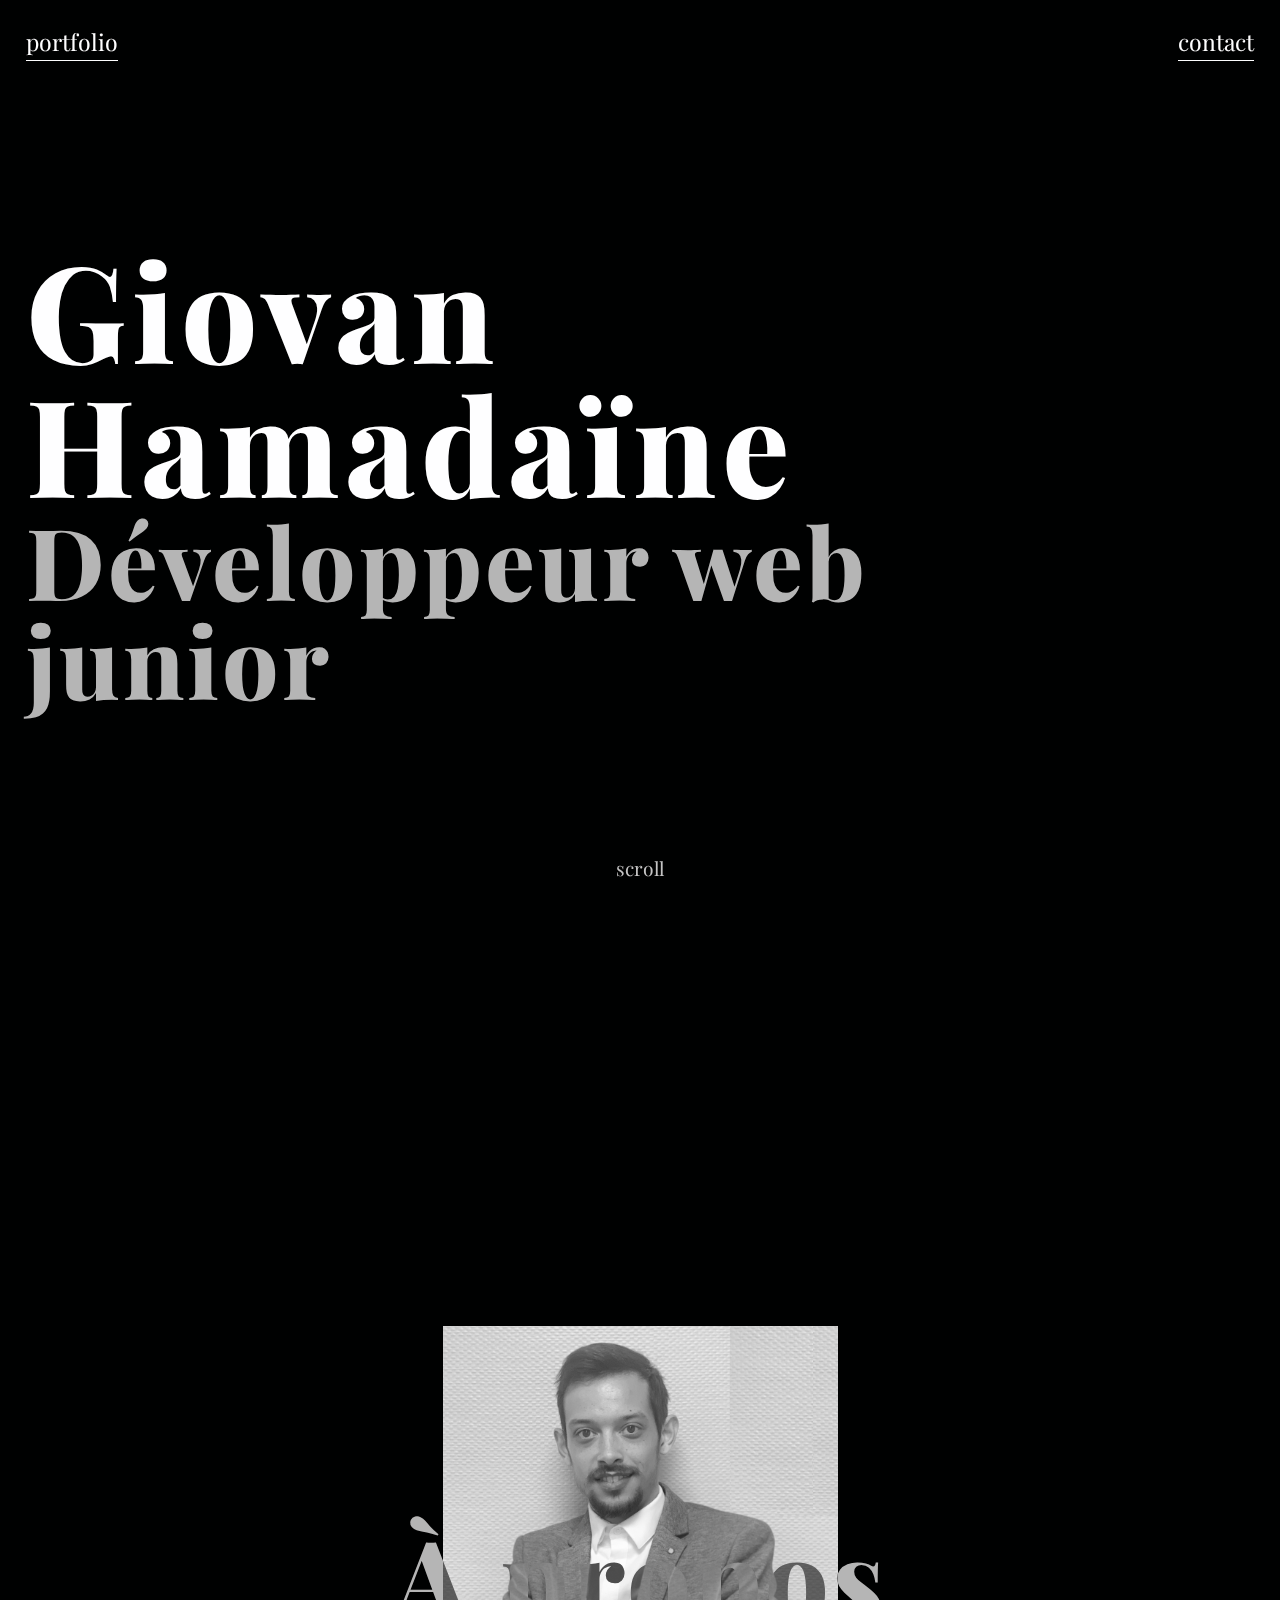
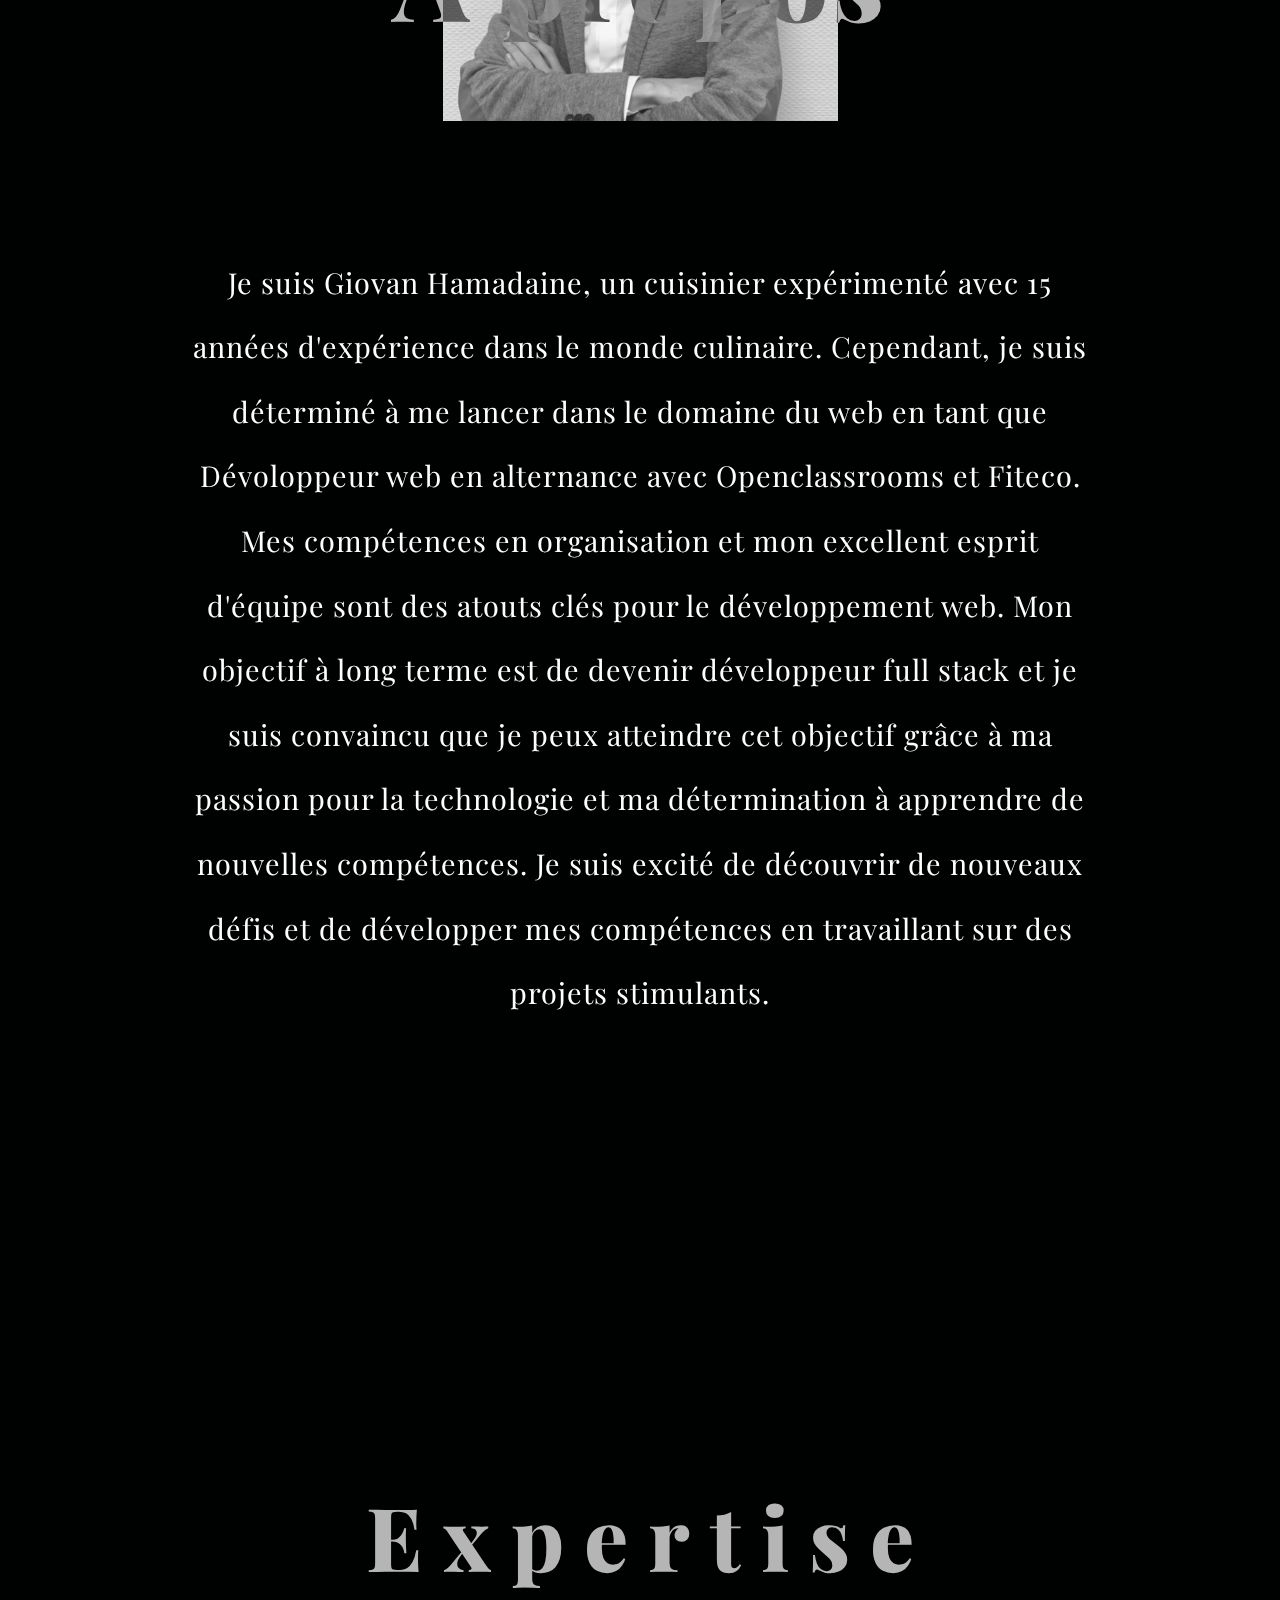
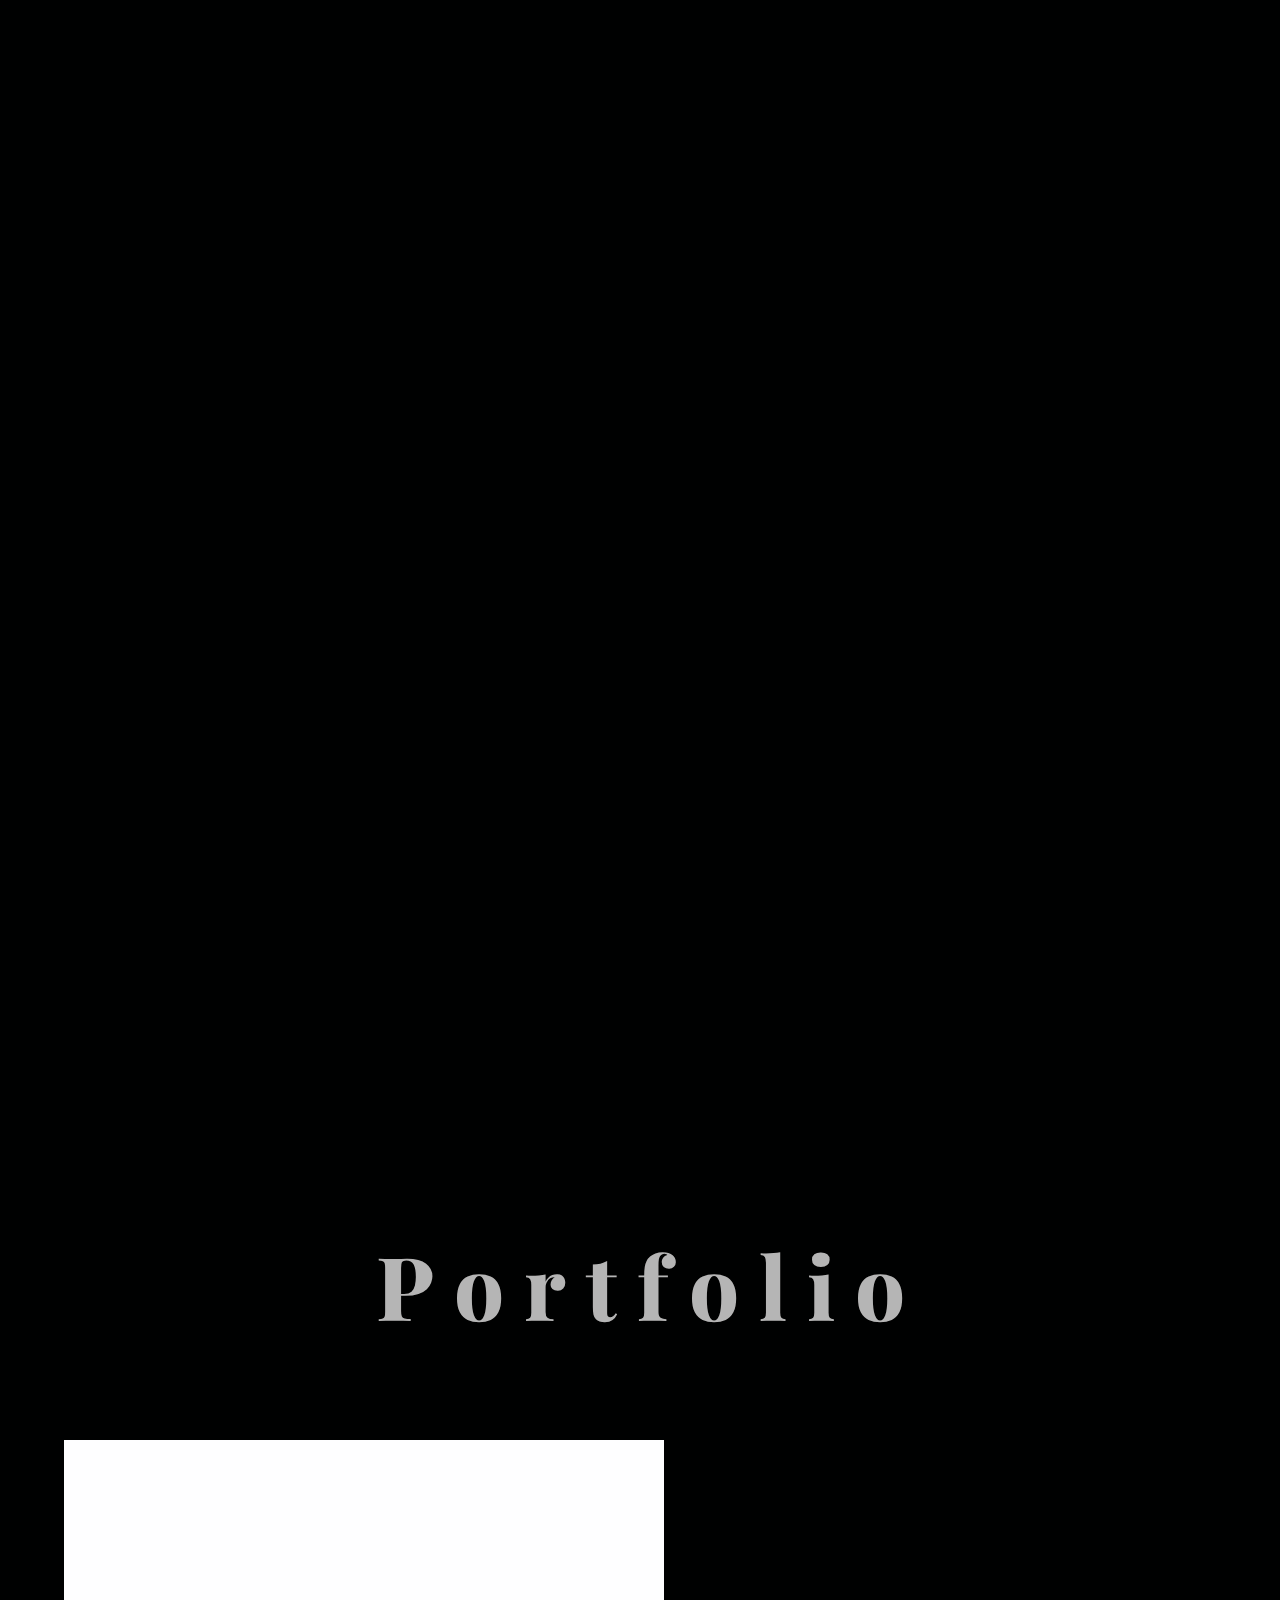
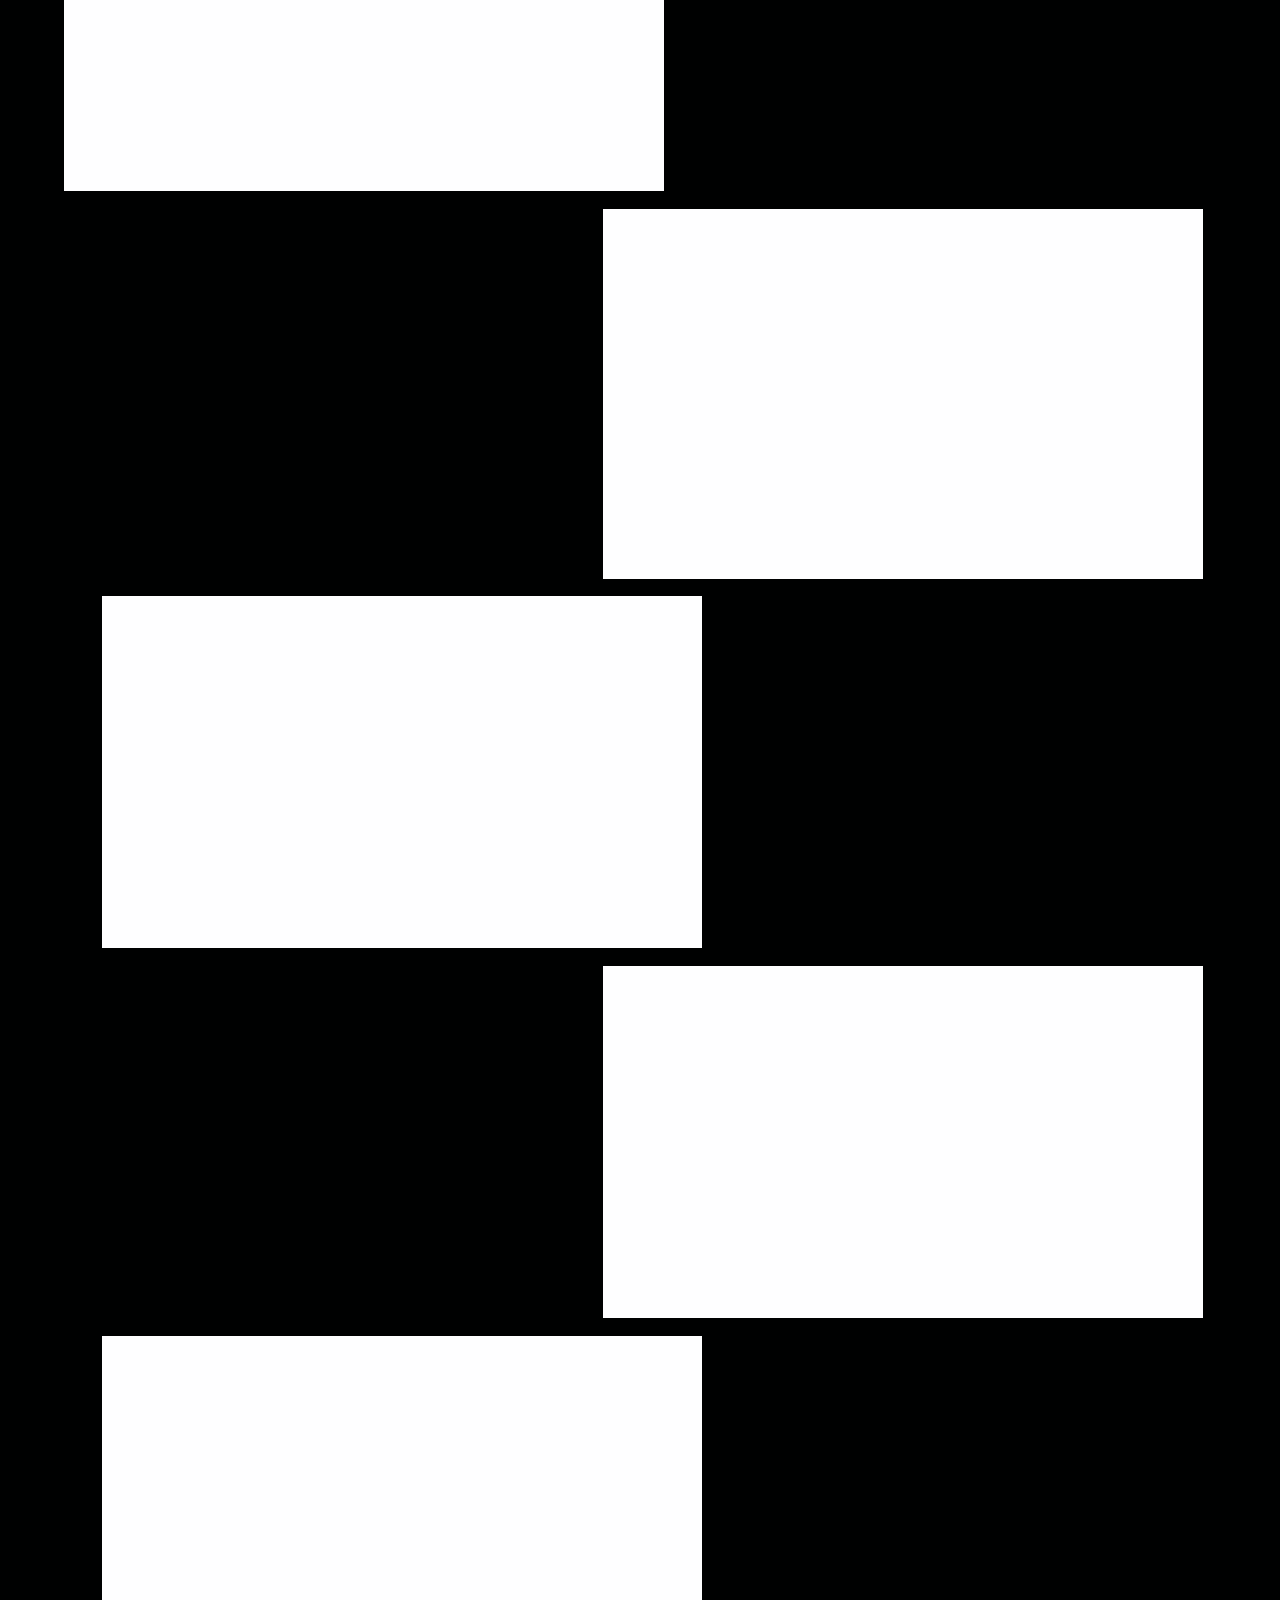
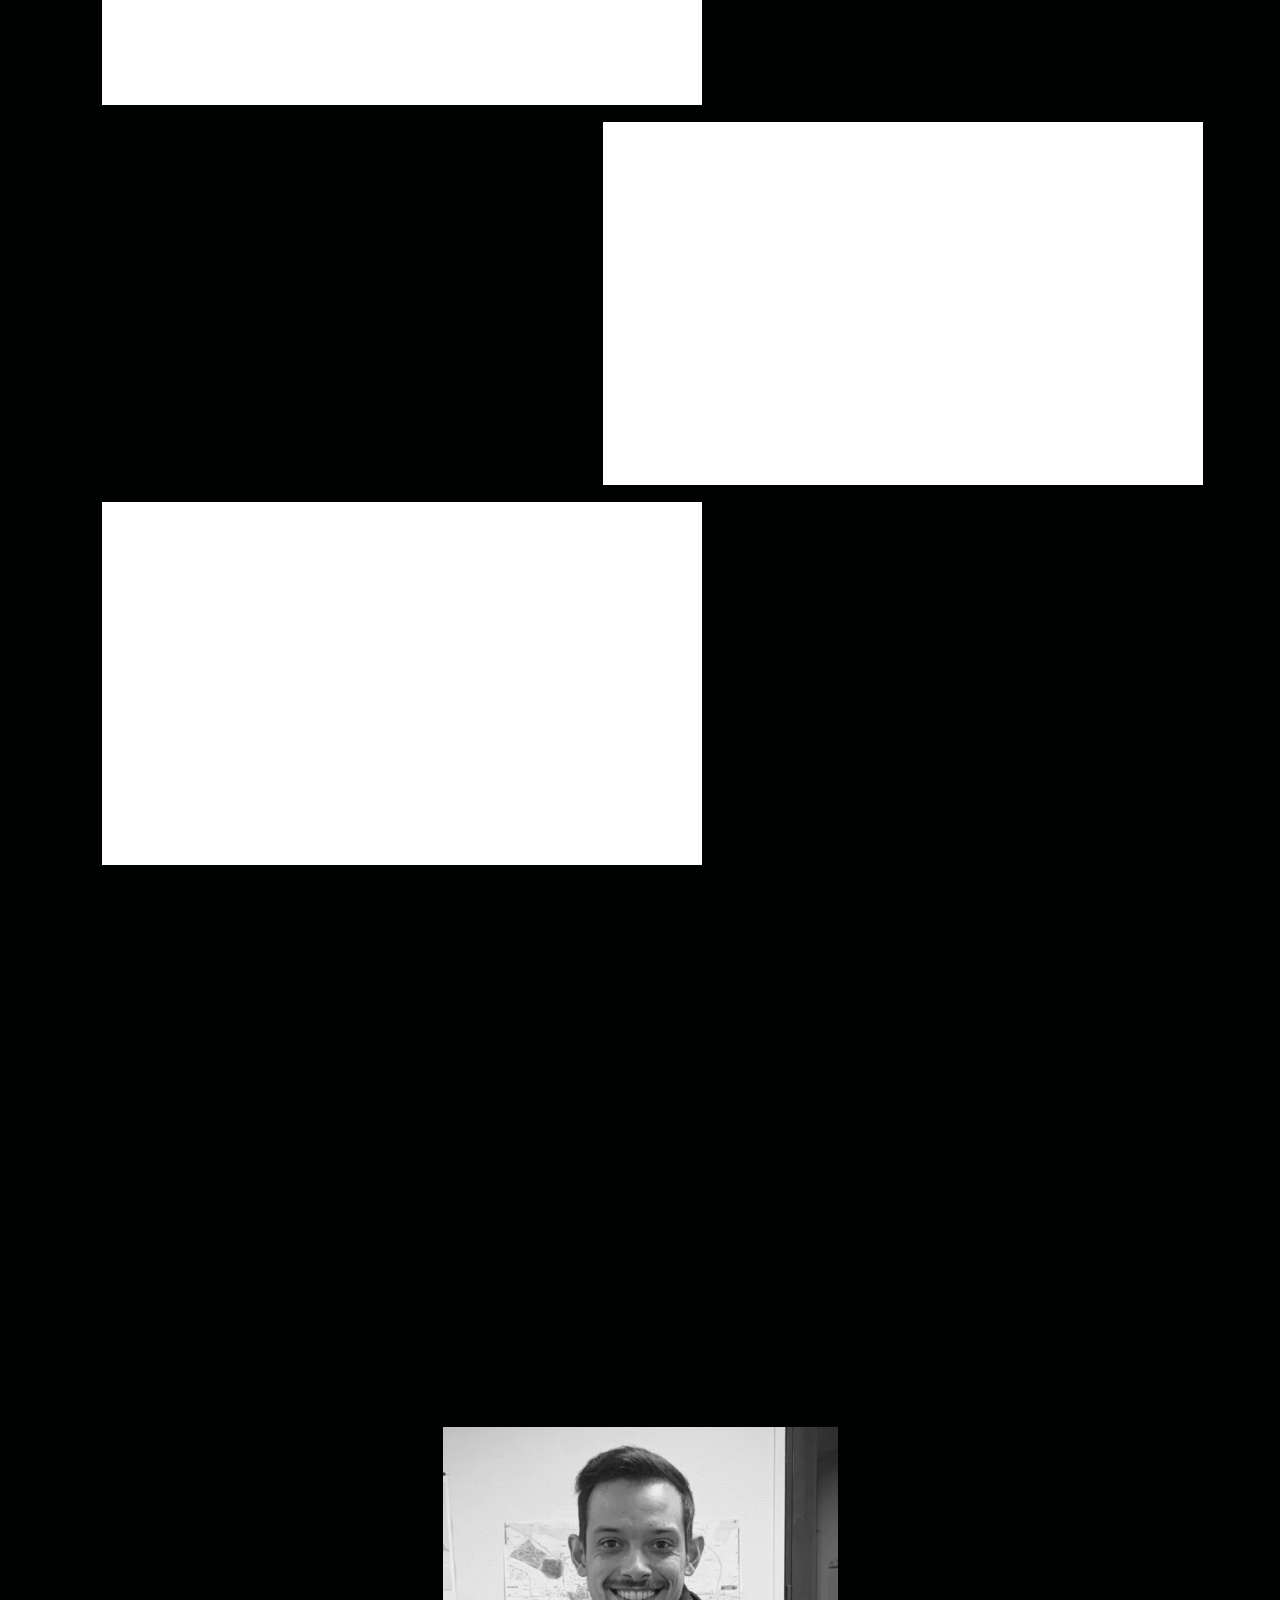
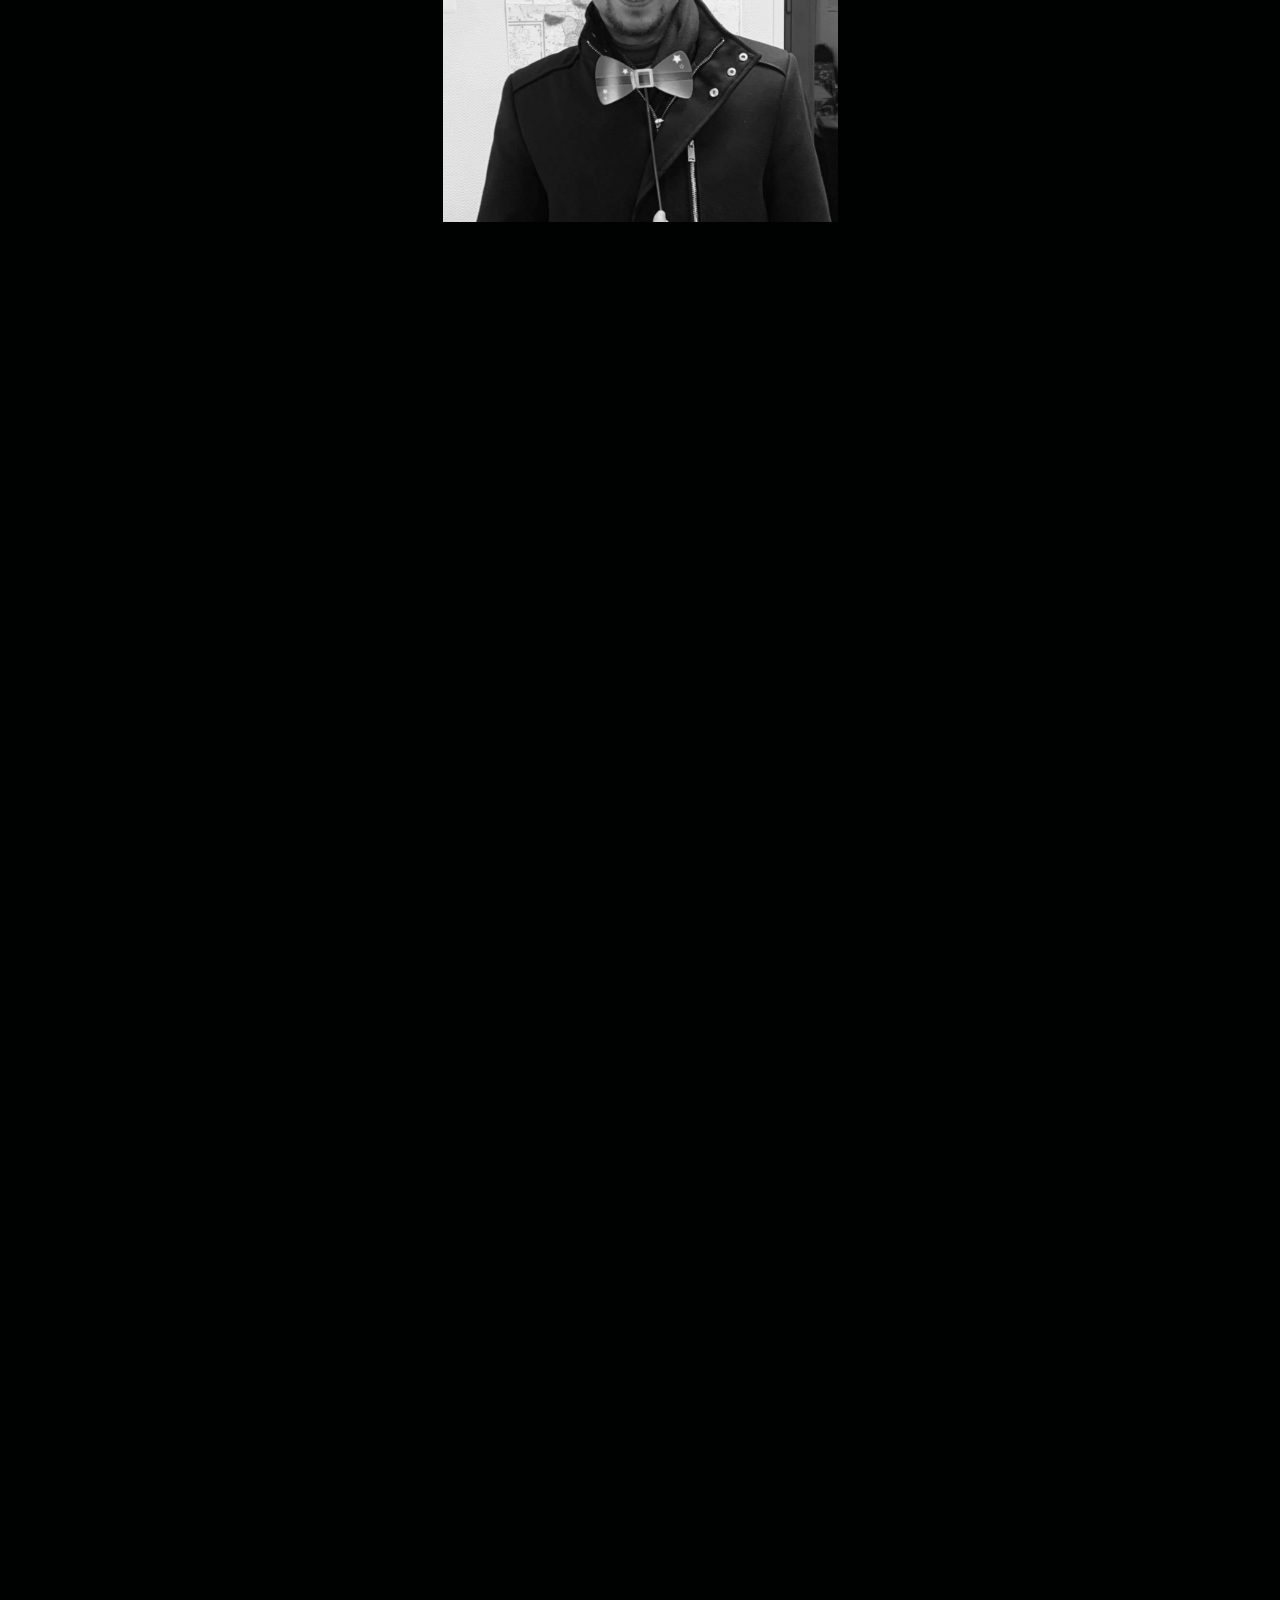
<file: index.html>
<!DOCTYPE html>
<html
  lang="fr"
  class="is-smooth-scroll-compatible is-loaded is-ready has-scroll-init has-scroll-smooth"
>
  <head>
    <meta charset="UTF-8" />
    <meta http-equiv="X-UA-Compatible" content="IE=edge" />
    <meta name="viewport" content="width=device-width, initial-scale=1.0" />
    <title>Portfolio Giovan Hamadaïne</title>

    <link rel="stylesheet" href="./assets/lib/locomotive-scroll.min.css" />
    <link rel="stylesheet" href="./assets/styles/style.css" />
  </head>
  <body>
    <div data-scroll-container>
      <header data-scroll>
        <div class="links">
          <a href="#portfolio" data-scroll-to>portfolio</a>
          <a href="mailto:giovan.hamadaine@hotmail.com">contact</a>
        </div>
        <div class="flex-center">
          <div class="wrapper">
            <div data-scroll class="appear" id="h1-wrapper">
              <h1 data-scroll data-scroll-speed="4" data-scroll-position="left">
                Giovan Hamadaïne
              </h1>
            </div>
          </div>
          <div data-scroll data-scroll-repeat="true" class="wrapper" id="color">
            <div data-scroll class="appear" id="h2-1">
              <h2
                data-scroll
                data-scroll-speed="6"
                data-scroll-direction="horizontal"
                data-scroll-position="left"
              >
                Développeur web
              </h2>
            </div>
          </div>
          <div class="wrapper">
            <div data-scroll class="appear" id="h2-2">
              <h2
                data-scroll
                data-scroll-speed="-6"
                data-scroll-direction="horizontal"
                data-scroll-position="left"
              >
                junior
              </h2>
            </div>
          </div>
        </div>
        <div class="scroll-wrapper">
          <p data-scroll data-scroll-speed="-3" data-scroll-position="top">
            scroll
          </p>
        </div>
      </header>

      <section class="about">
        <div data-scroll data-scroll-speed="-1" class="img1-wrapper">
          <div class="img img1"></div>
        </div>
        <div data-scroll data-scroll-speed="3" class="h2-wrapper">
          <h2>À propos</h2>
        </div>
        <p>
          Je suis Giovan Hamadaine, un cuisinier expérimenté avec 15 années
          d'expérience dans le monde culinaire. Cependant, je suis déterminé à
          me lancer dans le domaine du web en tant que Dévoloppeur web en
          alternance avec Openclassrooms et Fiteco. Mes compétences en
          organisation et mon excellent esprit d'équipe sont des atouts clés
          pour le développement web. Mon objectif à long terme est de devenir
          développeur full stack et je suis convaincu que je peux atteindre cet
          objectif grâce à ma passion pour la technologie et ma détermination à
          apprendre de nouvelles compétences. Je suis excité de découvrir de
          nouveaux défis et de développer mes compétences en travaillant sur des
          projets stimulants.
        </p>
      </section>

      <div data-scroll class="line-wrapper">
        <div class="line"></div>
      </div>

      <section class="skills">
        <h2 class="title">
          <span data-scroll data-scroll-speed="1">E</span>
          <span data-scroll data-scroll-speed="0">x</span>
          <span data-scroll data-scroll-speed="1">p</span>
          <span data-scroll data-scroll-speed="2">e</span>
          <span data-scroll data-scroll-speed="0">r</span>
          <span data-scroll data-scroll-speed="1">t</span>
          <span data-scroll data-scroll-speed="2">i</span>
          <span data-scroll data-scroll-speed="1">s</span>
          <span data-scroll data-scroll-speed="0">e</span>
        </h2>

        <div class="wrapper">
          <div data-scroll class="appear">
            <p
              data-scroll
              data-scroll-speed="-2"
              data-scroll-direction="horizontal"
            >
              HTML, CSS, SASS
            </p>
          </div>
        </div>
        <div class="wrapper">
          <div data-scroll class="appear">
            <p
              data-scroll
              data-scroll-speed="1"
              data-scroll-direction="horizontal"
            >
              Design, SEO
            </p>
          </div>
        </div>
        <div class="wrapper">
          <div data-scroll class="appear">
            <p
              data-scroll
              data-scroll-speed="-6"
              data-scroll-direction="horizontal"
            >
              Git, Github
            </p>
          </div>
        </div>
        <div class="wrapper">
          <div data-scroll class="appear">
            <p
              data-scroll
              data-scroll-speed="3"
              data-scroll-direction="horizontal"
            >
              JavaScript
            </p>
          </div>
        </div>
      </section>

      <div data-scroll class="line-wrapper">
        <div class="line"></div>
      </div>

      <section class="portfolio" id="portfolio">
        <h2 class="title">
          <span data-scroll data-scroll-speed="1">P</span>
          <span data-scroll data-scroll-speed="0">o</span>
          <span data-scroll data-scroll-speed="1">r</span>
          <span data-scroll data-scroll-speed="2">t</span>
          <span data-scroll data-scroll-speed="0">f</span>
          <span data-scroll data-scroll-speed="1">o</span>
          <span data-scroll data-scroll-speed="2">l</span>
          <span data-scroll data-scroll-speed="1">i</span>
          <span data-scroll data-scroll-speed="0">o</span>
        </h2>
        <div class="projects-container">
          <div data-scroll data-scroll-speed="1" class="project" id="p1">
            <img src="/assets/img/Robbie.png" alt="projet 1" />
            <div class="project-infos">
              <a
                href="/assets/projet/robbie-photographe/index.html"
                target="_blank"
                >Robbie Lens</a
              >
              <p>2023</p>
            </div>
          </div>
          <div data-scroll class="project project-right">
            <img src="./assets/img/helium.png" alt="projet 2" />
            <div class="project-infos">
              <a href="/assets/projet/helium/index.html" target="_blank"
                >Helium</a
              >
              <p>2023</p>
            </div>
          </div>
          <div data-scroll class="project project-left">
            <img src="./assets/img/run.png" alt="projet 3" />
            <div class="project-infos">
              <a href="/assets/projet/Run/index.html" target="_blank">Run</a>
              <p>2023</p>
            </div>
          </div>
          <div data-scroll class="project project-right">
            <img src="./assets/img/montagne.png" alt="projet 4" />
            <div class="project-infos">
              <a href="/assets/projet/la-montagne/index.html" target="_blank"
                >La Montagne</a
              >
              <p>2023</p>
            </div>
          </div>
          <div data-scroll class="project project-left">
            <img src="./assets/img/gaming-campus.png" alt="projet 5" />
            <div class="project-infos">
              <a href="/assets/projet/Gaming-campus/index.html" target="_blank"
                >Gaming Campus</a
              >
              <p>2023</p>
            </div>
          </div>
          <div data-scroll class="project project-right">
            <img src="./assets/img/OpenClassrooms.png" alt="projet 6" />
            <div class="project-infos">
              <a href="/assets/projet/openClassrooms/index.html" target="_blank"
                >OpenClassrooms</a
              >
              <p>2023</p>
            </div>
          </div>
          <div data-scroll class="project project-left">
            <img src="assets/img/le-resto.png" alt="projet 7" />
            <div class="project-infos">
              <a href="/assets/projet/le-resto/index.html" target="_blank"
                >Le Resto</a
              >
              <p>2023</p>
            </div>
          </div>
        </div>
      </section>

      <div data-scroll class="line-wrapper">
        <div class="line"></div>
      </div>

      <footer>
        <div class="wrapper">
          <div data-scroll class="appear">
            <p>Vous avez des questions ?</p>
          </div>
        </div>
        <div class="wrapper">
          <div data-scroll class="appear" id="l2">
            <p>
              Je serai ravi d'en
              <a href="mailto:giovan.hamadaine@hotmail.com">discuter</a>
            </p>
          </div>
        </div>
        <div class="wrapper">
          <div data-scroll class="appear" id="l3">
            <p>avec vous</p>
          </div>
        </div>
        <div
          data-scroll
          data-scroll-speed="7"
          data-scroll-position="bottom"
          class="img-wrapper"
        >
          <div class="img img2"></div>
        </div>
        <br /><br /><br /><br /><br /><br /><br /><br /><br />
      </footer>
    </div>

    <script src="./assets/lib/locomotive-scroll.min.js"></script>
    <script src="./assets/js/index.js"></script>
  </body>
</html>
</file>
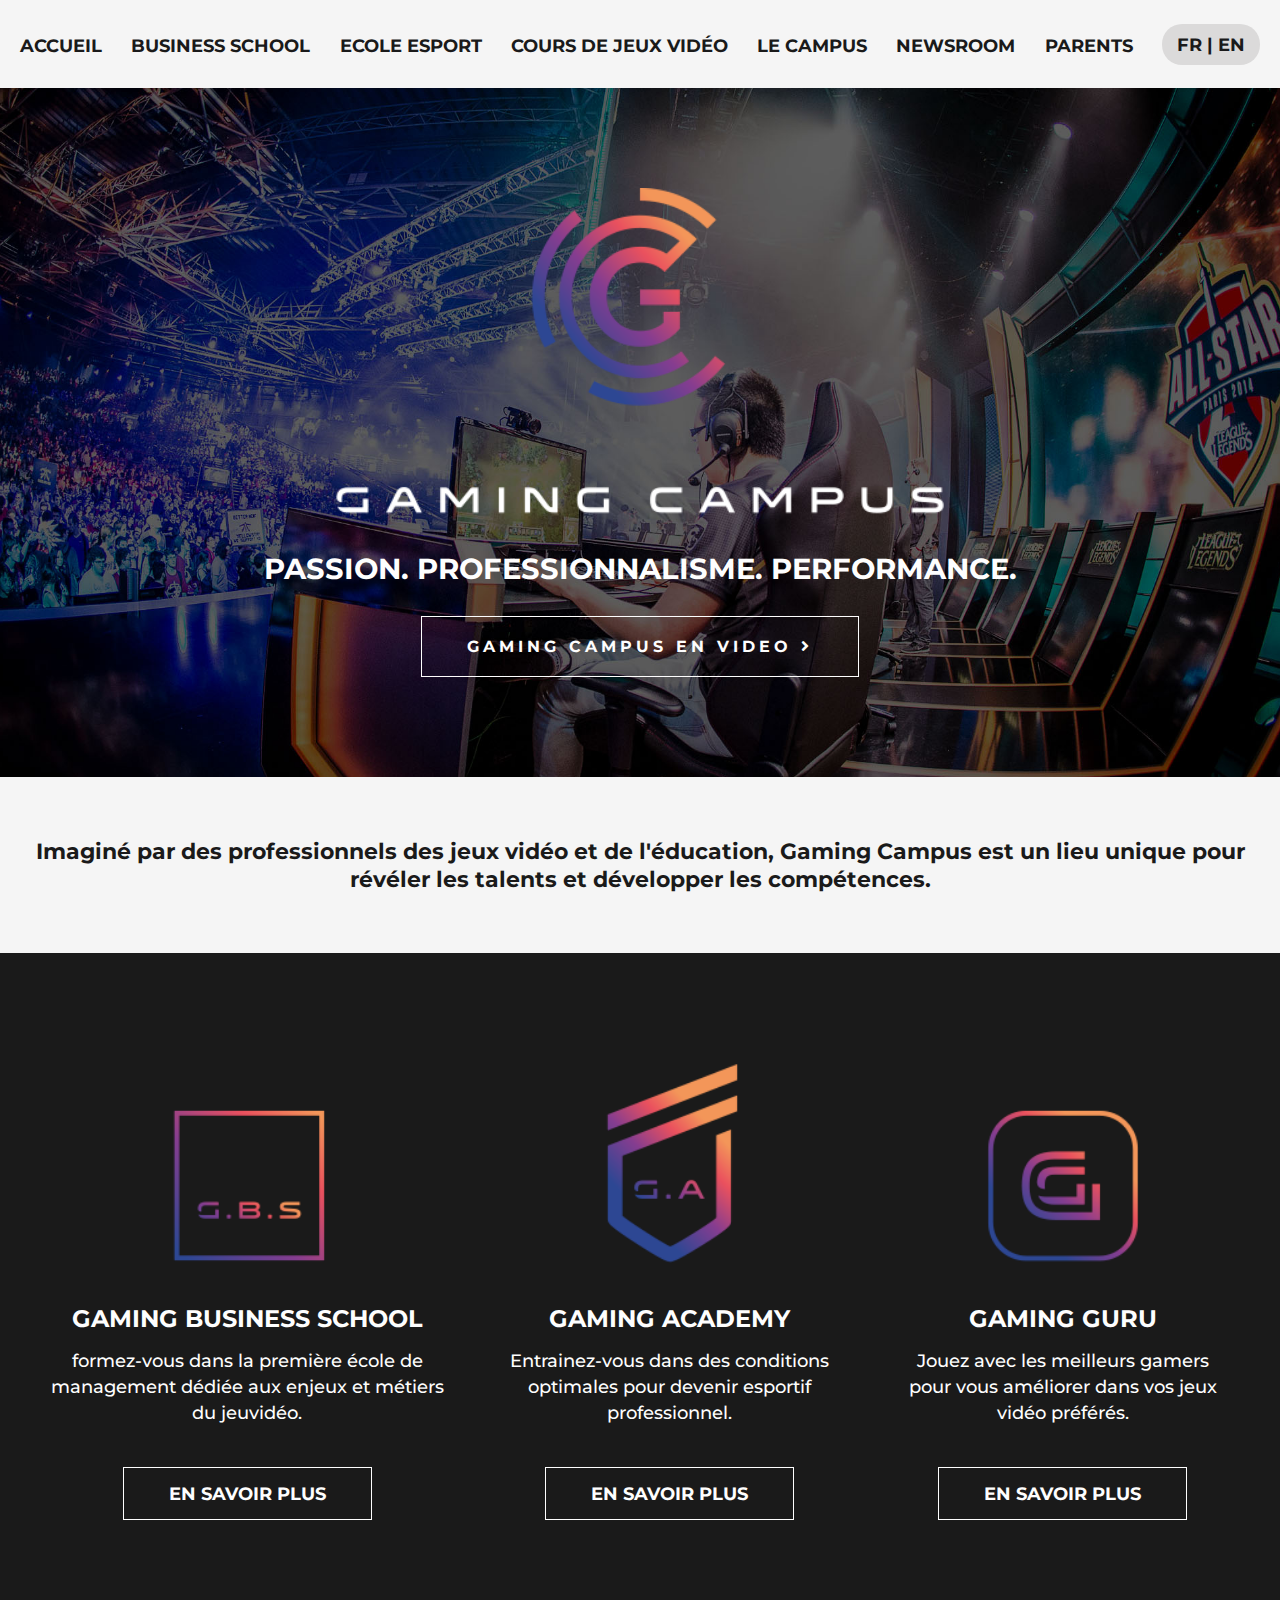
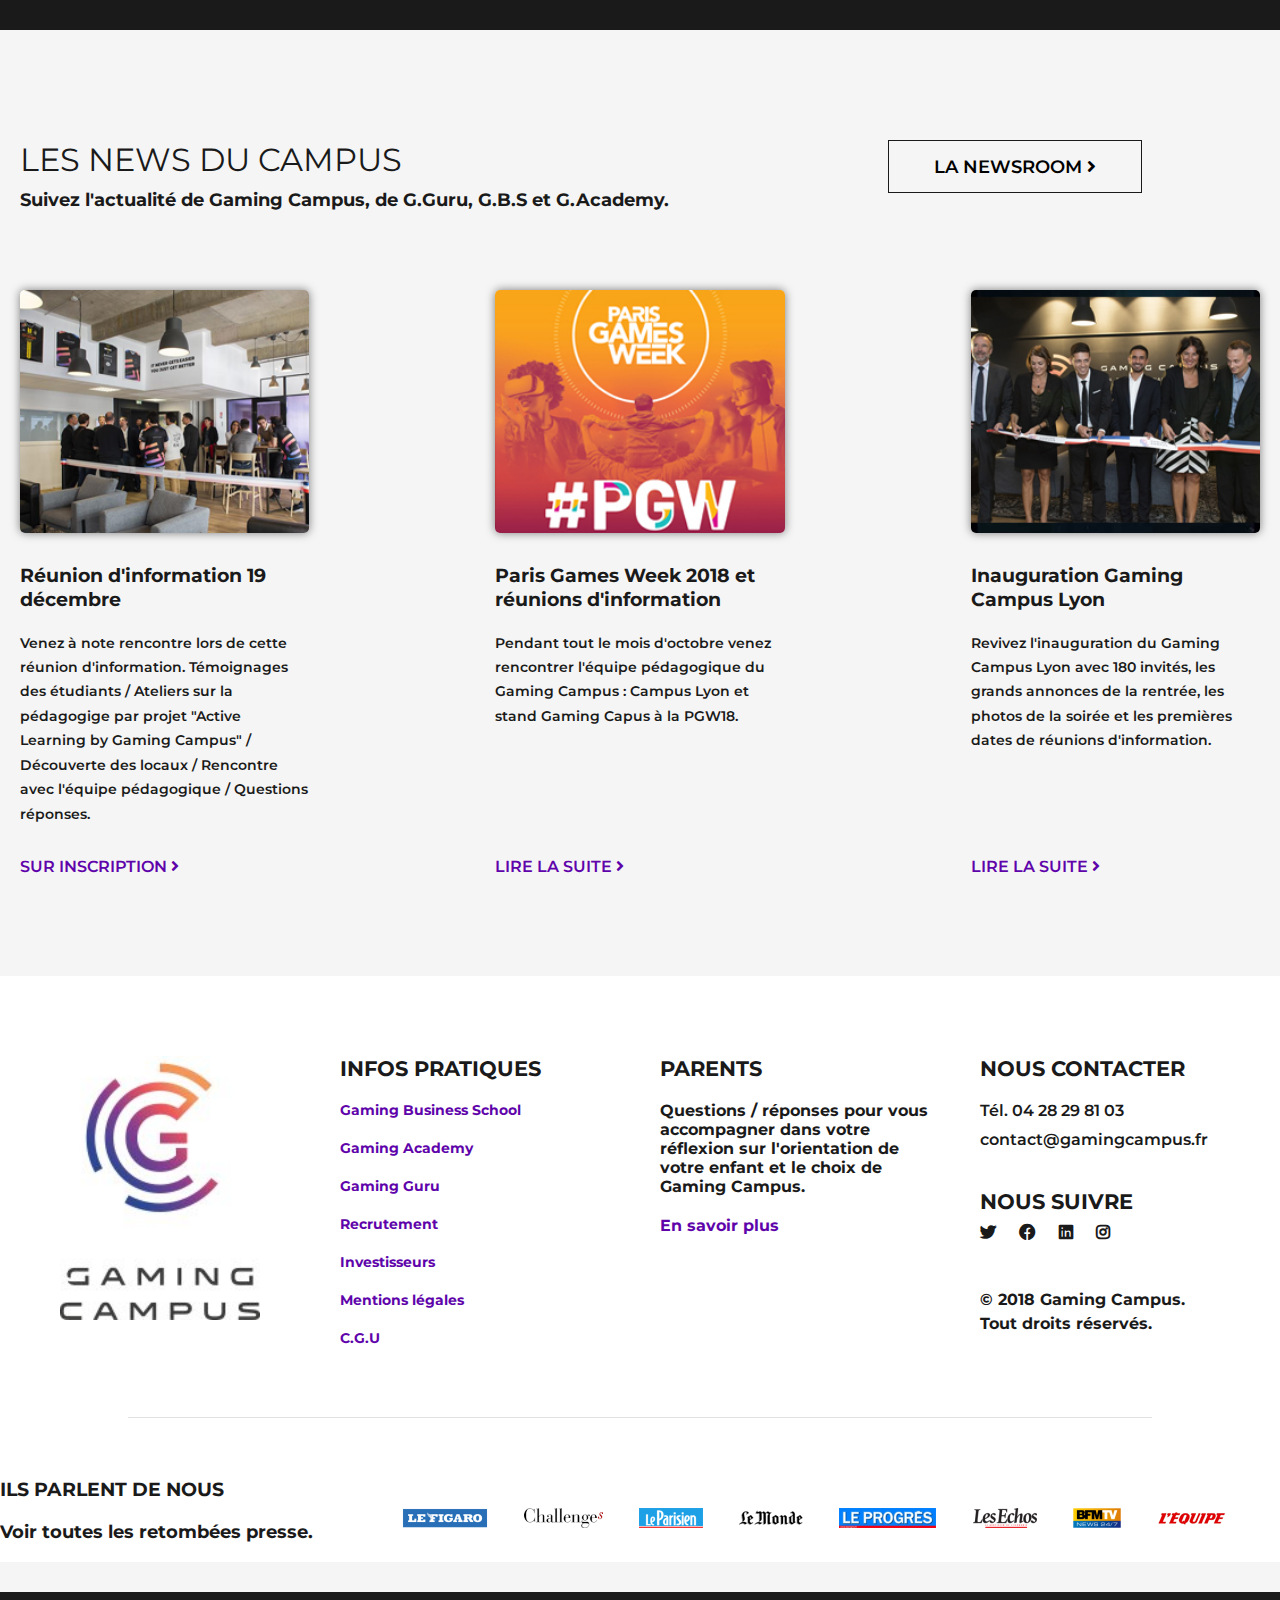
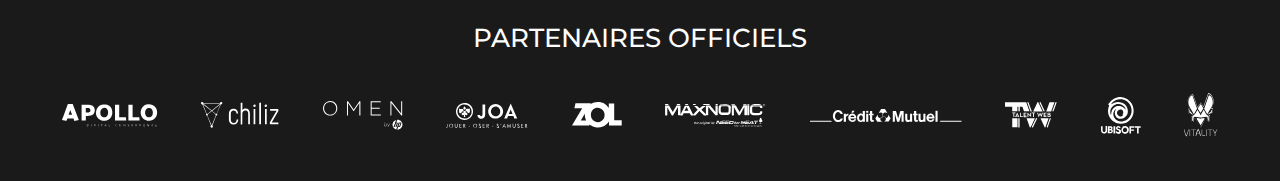
<file: assets/projet/Gaming-campus/index.html>
<!DOCTYPE html>
<html lang="fr">
  <head>
    <meta charset="UTF-8" />
    <meta name="viewport" content="width=device-width, initial-scale=1.0" />
    <meta http-equiv="X-UA-Compatible" content="ie=edge" />

    <title>TP5 - Gaming Campus</title>

    <link
      rel="stylesheet"
      href="https://use.fontawesome.com/releases/v5.8.2/css/all.css"
    />
    <link href="./style.css" rel="stylesheet" />
  </head>

  <body>
    <nav>
      <ul>
        <li>Accueil</li>
        <li>business school</li>
        <li>ecole esport</li>
        <li>cours de jeux vidéo</li>
        <li>le campus</li>
        <li>newsroom</li>
        <li>parents</li>
        <li id="language">FR | EN</li>
      </ul>
    </nav>
    <header>
      <div class="main-header">
        <div id="logo">
          <img src="./assets/img/logo-gc-hero.png" alt="logo" />
        </div>
        <h1>passion. professionnalisme. performance.</h1>
        <button>
          gaming campus en video <i class="fas fa-angle-right"></i>
        </button>
      </div>
    </header>

    <div class="header-text">
      <p>
        Imaginé par des professionnels des jeux vidéo et de l'éducation, Gaming
        Campus est un lieu unique pour révéler les talents et développer les
        compétences.
      </p>
    </div>

    <section class="icon-part">
      <div class="icon-part-container">
        <div class="list-icon-part">
          <div class="lip-logo">
            <img src="./assets/img/logo-gbs-home.png" alt="logo GBS" />
          </div>
          <h3>gaming business school</h3>
          <p>
            formez-vous dans la première école de management dédiée aux enjeux
            et métiers du jeuvidéo.
          </p>
          <button>en savoir plus</button>
        </div>
        <div class="list-icon-part">
          <div class="lip-logo">
            <img
              src="./assets/img/logo-ga-home.png"
              alt="logo gaming academy"
            />
          </div>
          <h3>gaming academy</h3>
          <p>
            Entrainez-vous dans des conditions optimales pour devenir esportif
            professionnel.
          </p>
          <button>en savoir plus</button>
        </div>
        <div class="list-icon-part">
          <div class="lip-logo">
            <img src="./assets/img/logo-gg-home.png" alt="logo gaming guru" />
          </div>
          <h3>gaming guru</h3>
          <p>
            Jouez avec les meilleurs gamers pour vous améliorer dans vos jeux
            vidéo préférés.
          </p>
          <button>en savoir plus</button>
        </div>
      </div>
    </section>

    <section class="news-part">
      <div class="header-news">
        <div class="left-part">
          <h2>les news du campus</h2>
          <p>
            Suivez l'actualité de Gaming Campus, de G.Guru, G.B.S et G.Academy.
          </p>
        </div>
        <div class="right-part">
          <button>la newsroom <i class="fas fa-angle-right"></i></button>
        </div>
      </div>
      <div class="main-news">
        <div class="main-news-container">
          <div class="news">
            <div class="mn-pic">
              <img
                src="./assets/img/ri8decembre.jpg"
                alt="réunion d'information"
              />
            </div>
            <h4>Réunion d'information 19 décembre</h4>
            <p>
              Venez à note rencontre lors de cette réunion d'information.
              Témoignages des étudiants / Ateliers sur la pédagogige par projet
              "Active Learning by Gaming Campus" / Découverte des locaux /
              Rencontre avec l'équipe pédagogique / Questions réponses.
            </p>
            <div class="link">
              <a href="#">Sur inscription <i class="fas fa-angle-right"></i></a>
            </div>
          </div>
          <div class="news">
            <div class="mn-pic">
              <img src="./assets/img/pgw18home.jpg" alt="pgw 2018" />
            </div>
            <h4>Paris Games Week 2018 et réunions d'information</h4>
            <p>
              Pendant tout le mois d'octobre venez rencontrer l'équipe
              pédagogique du Gaming Campus : Campus Lyon et stand Gaming Capus à
              la PGW18.
            </p>
            <div class="link">
              <a href="#">lire la suite <i class="fas fa-angle-right"></i></a>
            </div>
          </div>
          <div class="news">
            <div class="mn-pic">
              <img
                src="./assets/img/inauguration_gaming_campus_photo.jpg"
                alt="inauguration GC Lyon"
              />
            </div>
            <h4>Inauguration Gaming Campus Lyon</h4>
            <p>
              Revivez l'inauguration du Gaming Campus Lyon avec 180 invités, les
              grands annonces de la rentrée, les photos de la soirée et les
              premières dates de réunions d'information.
            </p>
            <div class="link">
              <a href="#">lire la suite <i class="fas fa-angle-right"></i></a>
            </div>
          </div>
        </div>
      </div>
    </section>

    <section class="contact">
      <div class="contact-container">
        <div class="contact-list">
          <div class="list">
            <div id="contact-img">
              <img src="./assets/img/logo-gc-footer.jpg" alt="logo-end" />
            </div>
          </div>
          <div class="list">
            <h5>infos pratiques</h5>
            <ul class="infos-p">
              <li><a href="#">Gaming Business School</a></li>
              <li><a href="#">Gaming Academy</a></li>
              <li><a href="#">Gaming Guru</a></li>
              <li><a href="#">Recrutement</a></li>
              <li><a href="#">Investisseurs</a></li>
              <li><a href="#">Mentions légales</a></li>
              <li><a href="#">C.G.U</a></li>
            </ul>
          </div>
          <div class="list">
            <h5>parents</h5>
            <p>
              Questions / réponses pour vous accompagner dans votre réflexion
              sur l'orientation de votre enfant et le choix de Gaming Campus.
            </p>
            <a href="#">En savoir plus</a>
          </div>
          <div class="list">
            <h5>nous contacter</h5>
            <h6>Tél. 04 28 29 81 03</h6>
            <h6>contact@gamingcampus.fr</h6>
            <h5 class="network">nous suivre</h5>
            <div class="footer-logos">
              <i class="fab fa-twitter"></i>
              <i class="fab fa-facebook"></i>
              <i class="fab fa-linkedin"></i>
              <i class="fab fa-instagram"></i>
            </div>
            <p class="copyright">© 2018 Gaming Campus.</p>
            <p>Tout droits réservés.</p>
          </div>
        </div>
        <div class="contact-medias">
          <div class="medias-text">
            <h3>ils parlent de nous</h3>
            <p>Voir toutes les retombées presse.</p>
          </div>
          <div class="medias-logos">
            <span class="img">
              <img src="./assets/img/figaro.png" alt="le figaro" />
            </span>
            <span class="img">
              <img src="./assets/img/challenges.png" alt="challenges" />
            </span>
            <span class="img">
              <img src="./assets/img/leparisien.png" alt="le parisien" />
            </span>
            <span class="img">
              <img src="./assets/img/lemonde.png" alt="le monde" />
            </span>
            <span class="img">
              <img src="./assets/img/progres.png" alt="le progrès" />
            </span>
            <span class="img">
              <img src="./assets/img/echos.png" alt="les echos" />
            </span>
            <span class="img">
              <img src="./assets/img/bfm.png" alt="BFM tv" />
            </span>
            <span class="img">
              <img src="./assets/img/lepoint.png" alt="l'équipe" />
            </span>
            <div class="img"></div>
          </div>
        </div>
      </div>
    </section>

    <footer>
      <h3>partenaires officiels</h3>
      <ul>
        <li><img src="./assets/img/apollo.png" alt="apollo" /></li>
        <li><img src="./assets/img/chiliz.png" alt="chiliz" /></li>
        <li><img src="./assets/img/omen.png" alt="omen" /></li>
        <li><img src="./assets/img/joa.png" alt="joa" /></li>
        <li><img src="./assets/img/zol.png" alt="zol" /></li>
        <li><img src="./assets/img/maxonomic.png" alt="maxndmic" /></li>
        <li>
          <img src="./assets/img/credit-mutuel.png" alt="credit mutuel" />
        </li>
        <li><img src="./assets/img/talent-web.png" alt="TW" /></li>
        <li><img src="./assets/img/ubisoft.png" alt="ubisoft" /></li>
        <li><img src="./assets/img/vitality.png" alt="vitality" /></li>
      </ul>
    </footer>
  </body>
</html>
</file>
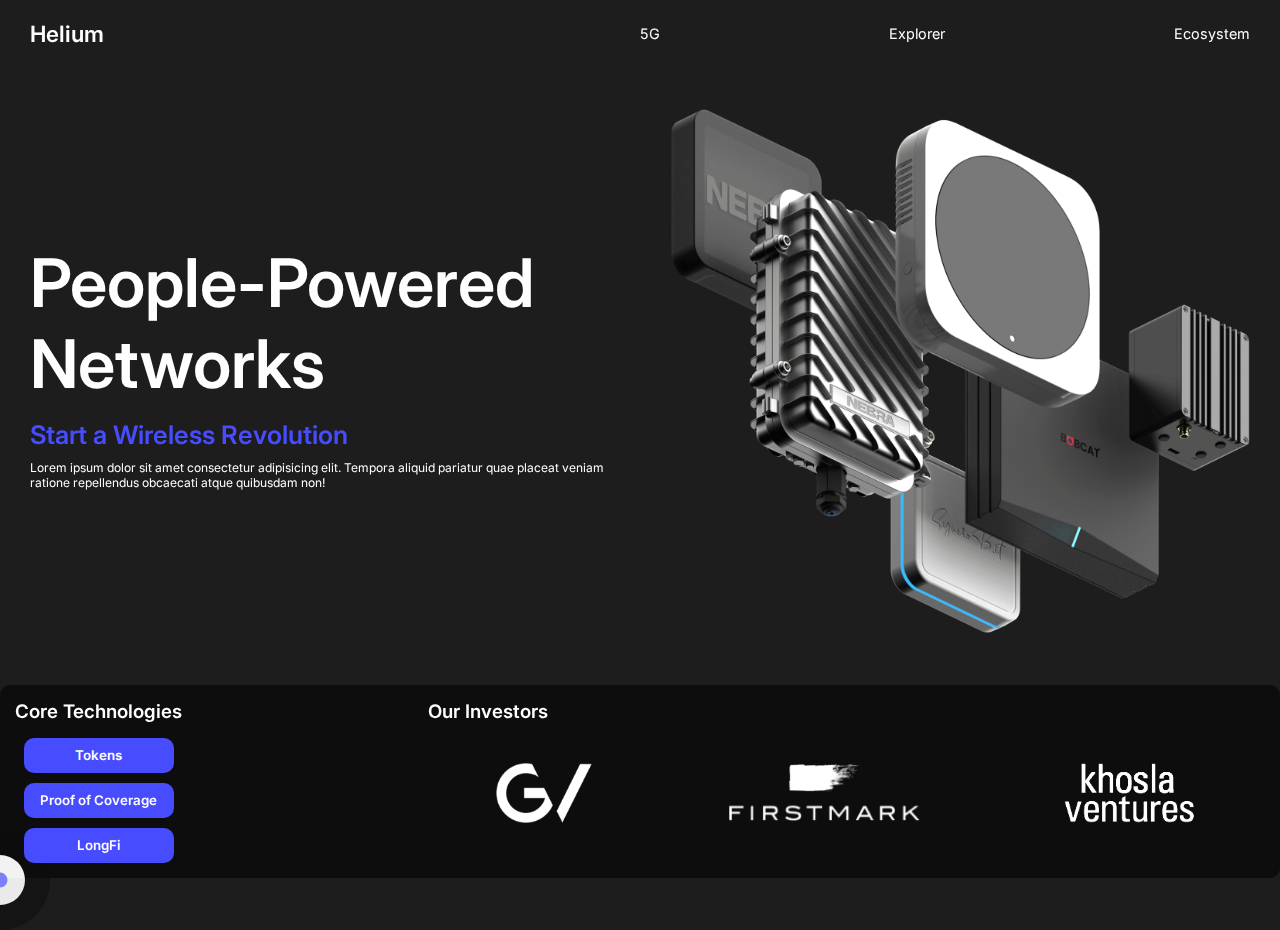
<file: assets/projet/helium/index.html>
<!DOCTYPE html>
<html lang="en">
  <head>
    <meta charset="UTF-8" />
    <meta name="viewport" content="width=device-width, initial-scale=1.0" />
    <meta http-equiv="X-UA-Compatible" content="ie=edge" />
    <title>Helium Flexbox</title>
    <link rel="stylesheet" href="style.css" />
  </head>

  <body>
    <nav>
      <h2>Helium</h2>
      <ul>
        <li>5G</li>
        <li>Explorer</li>
        <li>Ecosystem</li>
      </ul>
    </nav>

    <section class="header">
      <div class="header-left">
        <div class="header-left-container">
          <h1>People-Powered Networks</h1>
          <h3>Start a Wireless Revolution</h3>
          <p>
            Lorem ipsum dolor sit amet consectetur adipisicing elit. Tempora
            aliquid pariatur quae placeat veniam ratione repellendus obcaecati
            atque quibusdam non!
          </p>
        </div>
      </div>
      <div class="header-right">
        <img src="img/main.png" id="modem" alt="modem" />
      </div>
    </section>

    <section class="infos">
      <div class="infos-left">
        <h3>Core Technologies</h3>
        <div class="btn-container">
          <button>Tokens</button>
          <button>Proof of Coverage</button>
          <button>LongFi</button>
        </div>
      </div>
      <div class="infos-right">
        <h3>Our Investors</h3>
        <div class="investors">
          <div class="img-container">
            <img src="img/investlogo2blue.png" alt="investor-1" />
            <img src="img/investlogo3blue.png" alt="investor-2" />
            <img src="img/investlogo4blue.png" alt="investor-3" />
          </div>
        </div>
      </div>
    </section>
    <div class="rond1"></div>
    <div class="rond2"></div>
    <div class="rond3"></div>

    <script src="index.js"></script>
  </body>
</html>
</file>
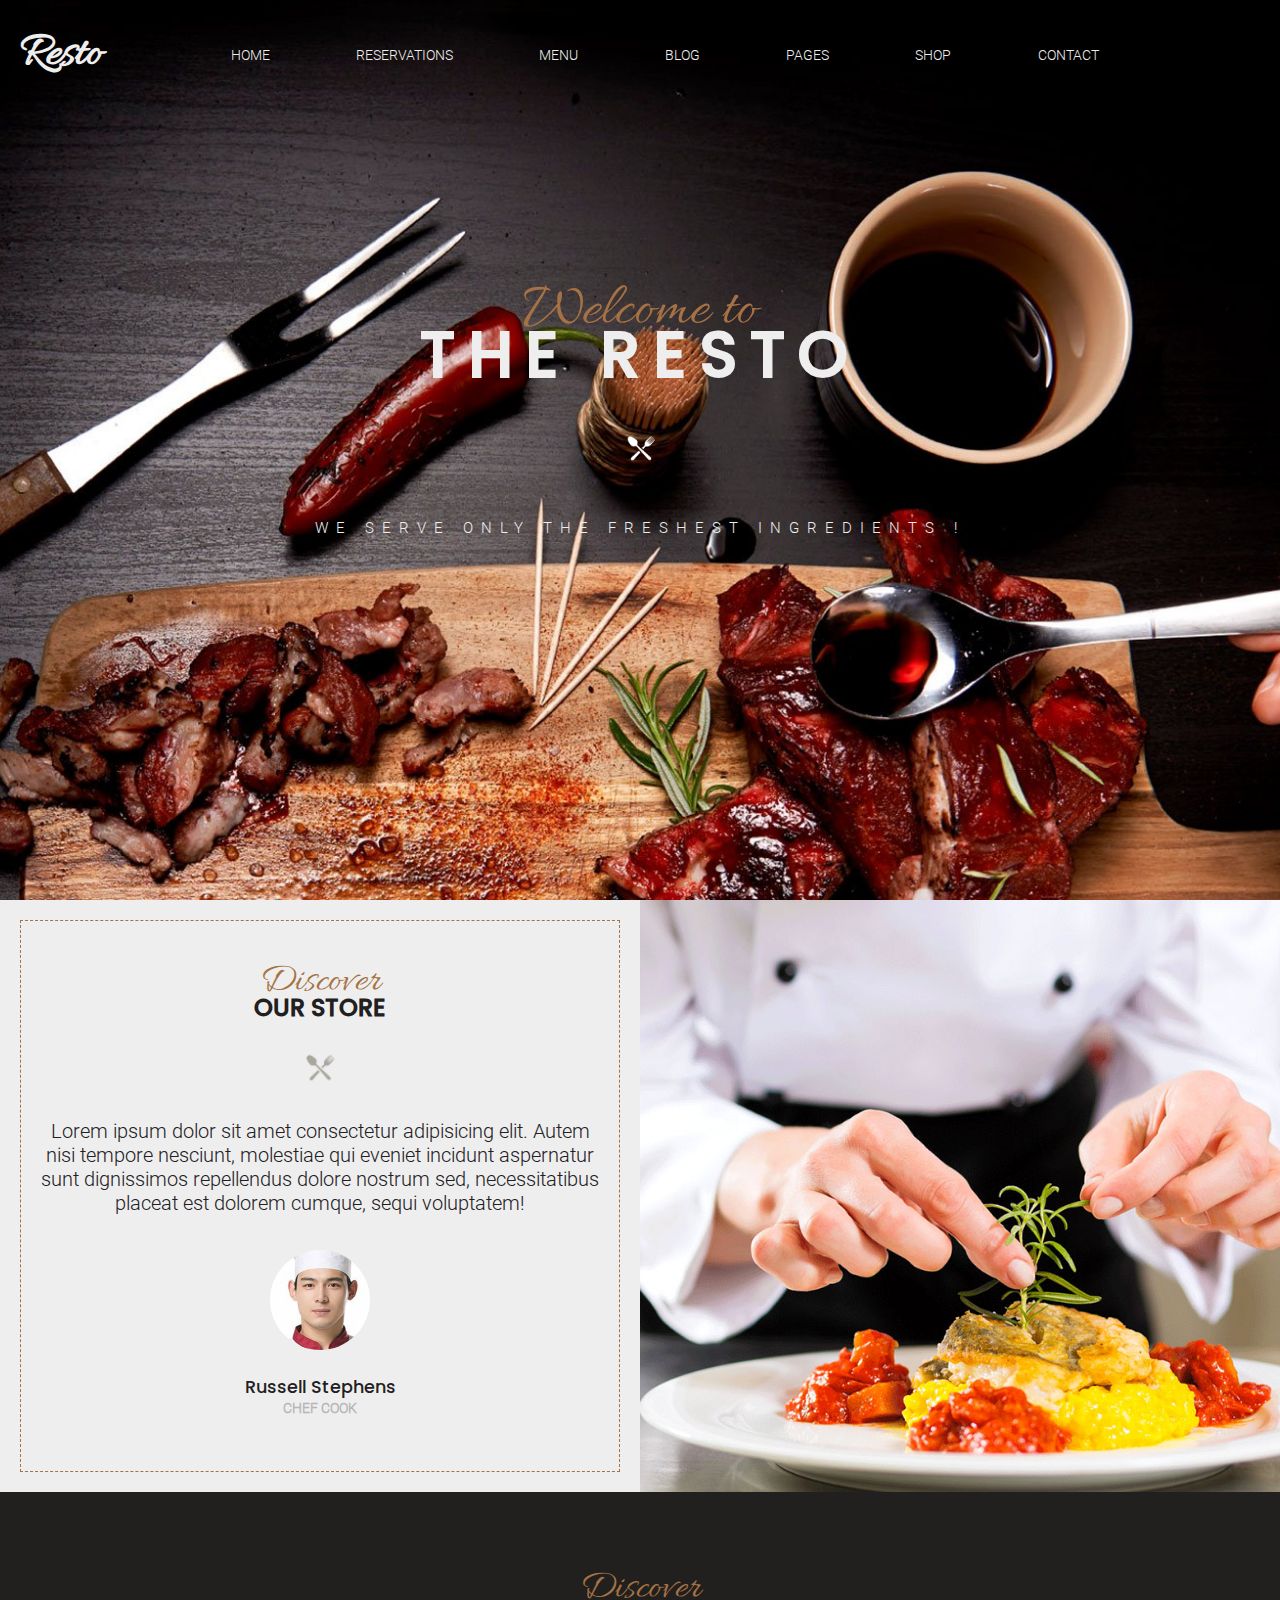
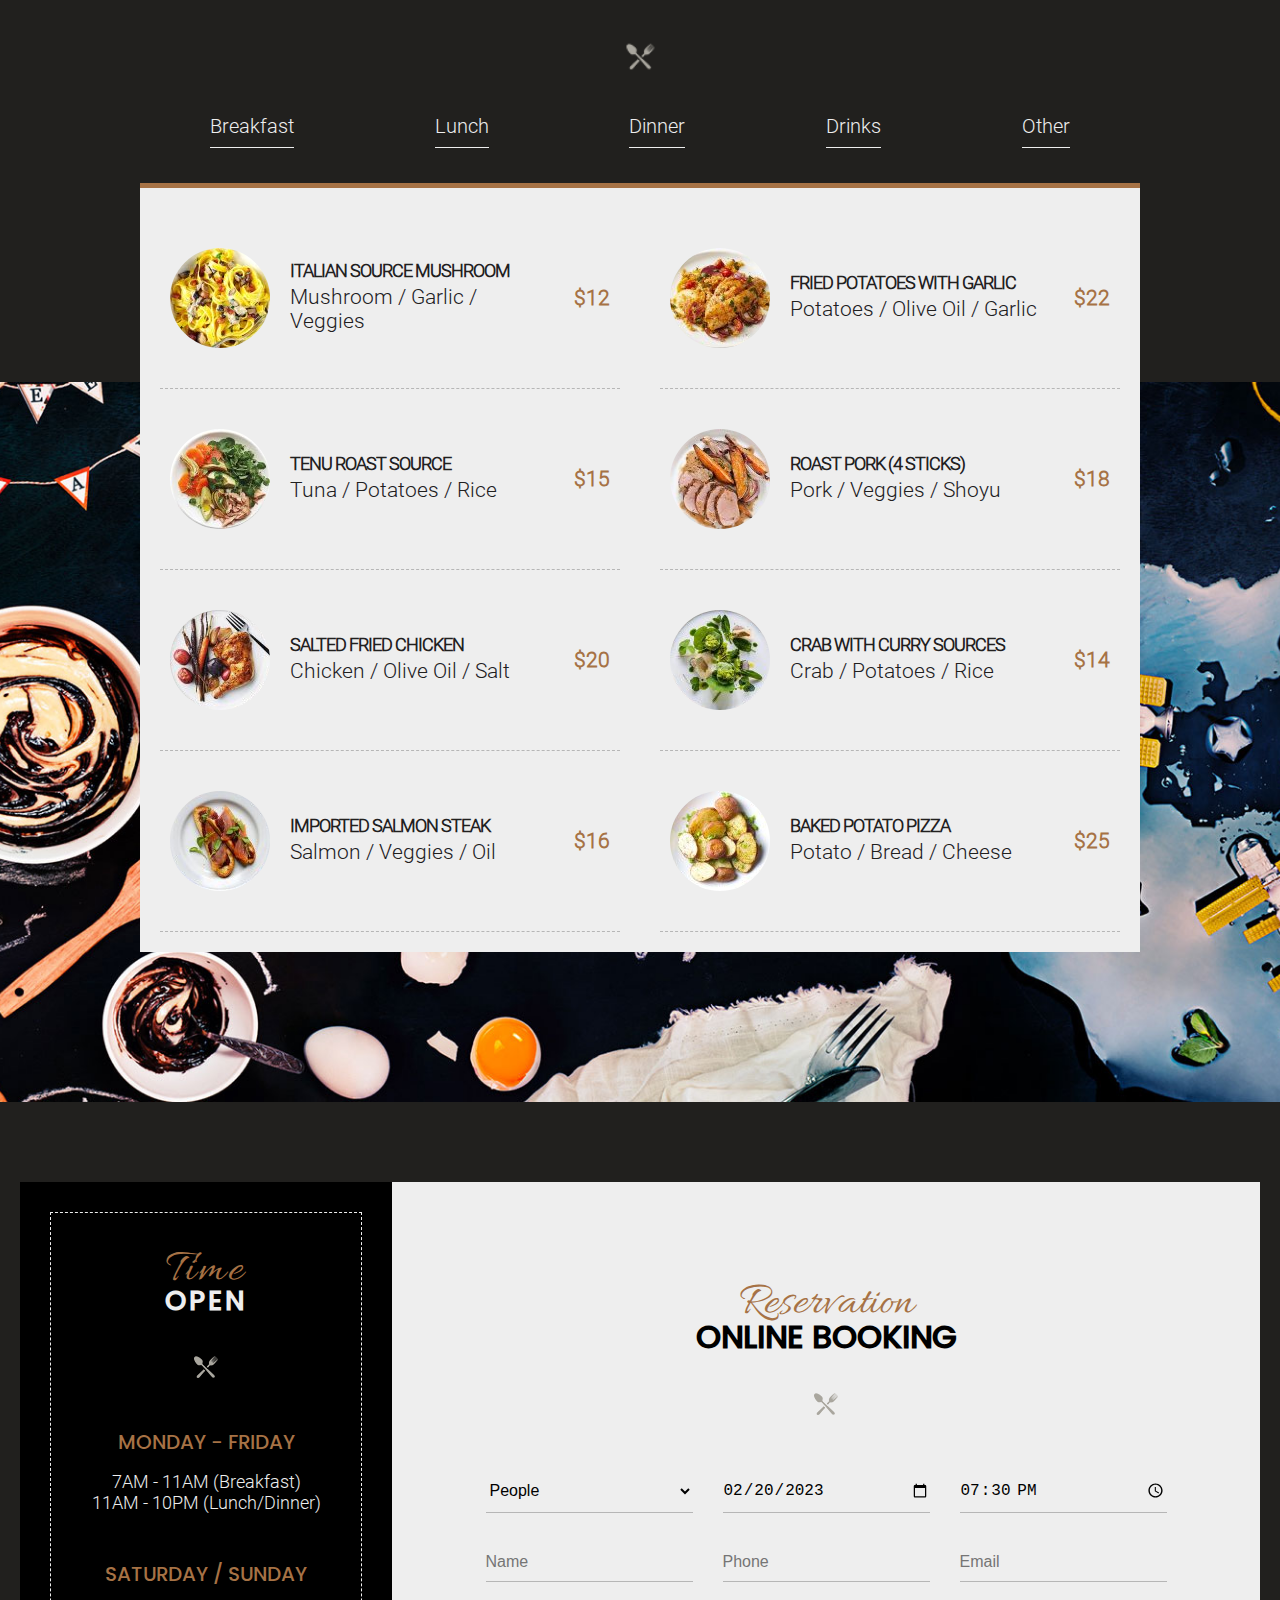
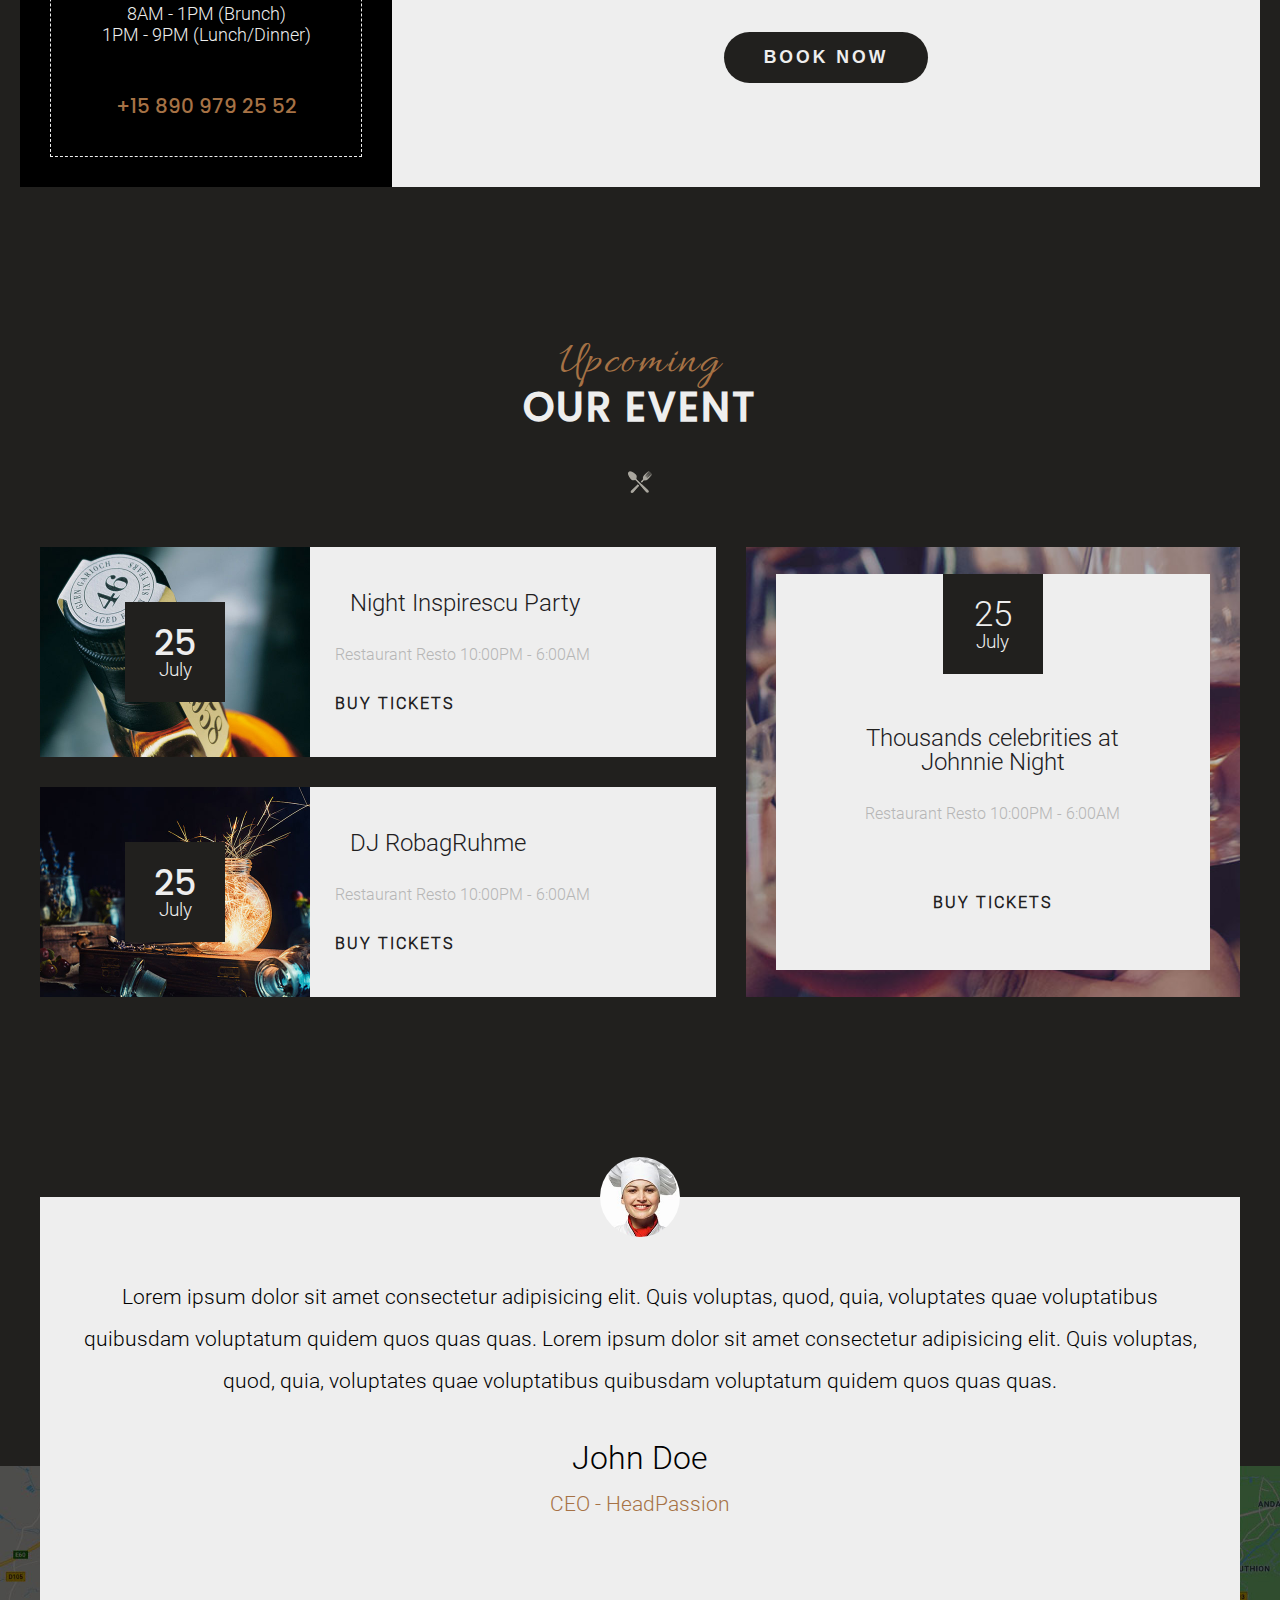
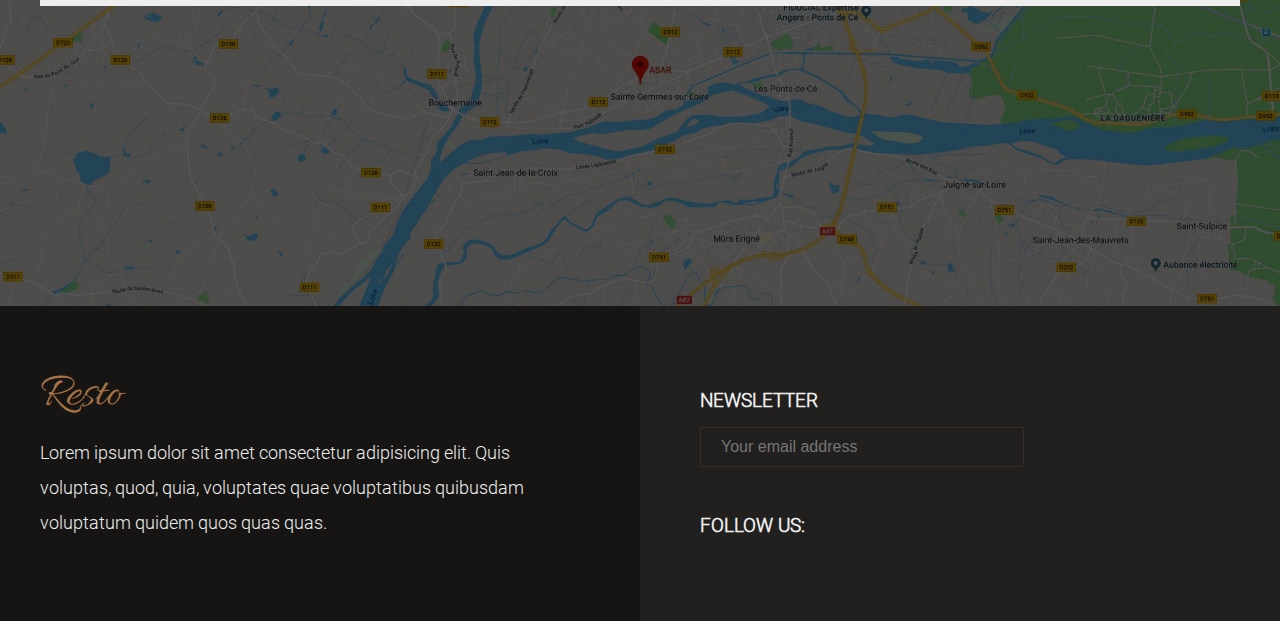
<file: assets/projet/le-resto/index.html>
<!DOCTYPE html>
<html lang="fr">
  <head>
    <meta charset="UTF-8" />
    <meta http-equiv="X-UA-Compatible" content="IE=edge" />
    <meta name="viewport" content="width=device-width, initial-scale=1.0" />
    <title>Resto</title>
    <link
      rel="shortcut icon"
      href="assets/img/favicon.png"
      type="image/x-icon"
    />
    <link
      rel="stylesheet"
      href="https://cdnjs.cloudflare.com/ajax/libs/font-awesome/6.2.1/css/all.min.css"
      integrity="sha512-MV7K8+y+gLIBoVD59lQIYicR65iaqukzvf/nwasF0nqhPay5w/9lJmVM2hMDcnK1OnMGCdVK+iQrJ7lzPJQd1w=="
      crossorigin="anonymous"
      referrerpolicy="no-referrer"
    />
    <link rel="stylesheet" href="assets/styles/index.css" />
  </head>
  <body>
    <header>
      <div class="navbar">
        <div class="logo">
          <h1 class="font2">Resto</h1>
        </div>
        <ul>
          <li><a href="#">Home</a></li>
          <li><a href="#">Reservations</a></li>
          <li><a href="#">Menu</a></li>
          <li><a href="#">blog</a></li>
          <li><a href="#">pages</a></li>
          <li><a href="#">shop</a></li>
          <li><a href="#">contact</a></li>
        </ul>
        <div class="icons">
          <i class="fab fa-facebook-f"></i>
          <i class="fab fa-twitter"></i>
          <i class="fab fa-instagram"></i>
        </div>
      </div>
      <div class="hero">
        <div class="hero-text">
          <h2 class="font2">Welcome to</h2>
          <h1>the Resto</h1>
          <img src="assets/img/ic-plate-big.png" alt="" />
          <p>we serve only the freshest ingredients !</p>
        </div>
      </div>
    </header>
    <main>
      <section>
        <div class="discover">
          <div class="left-part">
            <div class="flex-dashed">
              <h2><span class="font2">Discover</span></h2>
              <h3>our store</h3>
              <img class="couvert" src="assets/img/ic-plate.png" alt="" />
              <p>
                Lorem ipsum dolor sit amet consectetur adipisicing elit. Autem
                nisi tempore nesciunt, molestiae qui eveniet incidunt aspernatur
                sunt dignissimos repellendus dolore nostrum sed, necessitatibus
                placeat est dolorem cumque, sequi voluptatem!
              </p>
              <img src="assets/img/avatar-01.jpg" alt="chef Russell" />
              <h4 class="cooker">Russell Stephens</h4>
              <p class="poste">Chef Cook</p>
            </div>
          </div>
          <div class="right-part"></div>
        </div>
      </section>
      <section class="section-menu">
        <div class="menu">
          <h3><span class="font2">Discover</span></h3>
          <img class="couvert" src="assets/img/ic-plate.png" alt="" />
          <div class="menu-container">
            <ul>
              <li>Breakfast</li>
              <li>Lunch</li>
              <li>Dinner</li>
              <li>Drinks</li>
              <li>Other</li>
            </ul>
          </div>
          <div class="carte">
            <div class="left-cart">
              <div class="plat">
                <div class="img-text">
                  <img
                    src="assets/img/dish-item-01.jpg"
                    alt="plat de pate aux champignon"
                  />
                  <div class="text">
                    <h4>italian source mushroom</h4>
                    <p>Mushroom / Garlic / Veggies</p>
                  </div>
                </div>
                <p class="price">$12</p>
              </div>
              <div class="plat">
                <div class="img-text">
                  <img src="assets/img/dish-item-03.jpg" alt="avocat laitue" />
                  <div class="text">
                    <h4>Tenu roast source</h4>
                    <p>Tuna / Potatoes / Rice</p>
                  </div>
                </div>
                <p class="price">$15</p>
              </div>
              <div class="plat">
                <div class="img-text">
                  <img src="assets/img/dish-item-05.jpg" alt="Poulet frie" />
                  <div class="text">
                    <h4>Salted fried chicken</h4>
                    <p>Chicken / Olive Oil / Salt</p>
                  </div>
                </div>
                <p class="price">$20</p>
              </div>
              <div class="plat">
                <div class="img-text">
                  <img
                    src="assets/img/dish-item-07.jpg"
                    alt="Steak de saumon"
                  />
                  <div class="text">
                    <h4>Imported salmon steak</h4>
                    <p>Salmon / Veggies / Oil</p>
                  </div>
                </div>
                <p class="price">$16</p>
              </div>
            </div>
            <div class="right-cart">
              <div class="plat">
                <div class="img-text">
                  <img
                    src="assets/img/dish-item-02.jpg"
                    alt="pomme de terre frie a l'ail"
                  />
                  <div class="text">
                    <h4>Fried potatoes with garlic</h4>
                    <p>Potatoes / Olive Oil / Garlic</p>
                  </div>
                </div>
                <p class="price">$22</p>
              </div>
              <div class="plat">
                <div class="img-text">
                  <img
                    src="assets/img/dish-item-04.jpg"
                    alt="roti de porc et ses legumes"
                  />
                  <div class="text">
                    <h4>Roast pork (4 sticks)</h4>
                    <p>Pork / Veggies / Shoyu</p>
                  </div>
                </div>
                <p class="price">$18</p>
              </div>
              <div class="plat">
                <div class="img-text">
                  <img src="assets/img/dish-item-06.jpg" alt="Crabe au curry" />
                  <div class="text">
                    <h4>Crab with curry sources</h4>
                    <p>Crab / Potatoes / Rice</p>
                  </div>
                </div>
                <p class="price">$14</p>
              </div>
              <div class="plat">
                <div class="img-text">
                  <img
                    src="assets/img/dish-item-08.jpg"
                    alt="pizza fromage pomme de terre"
                  />
                  <div class="text">
                    <h4>Baked potato pizza</h4>
                    <p>Potato / Bread / Cheese</p>
                  </div>
                </div>
                <p class="price">$25</p>
              </div>
            </div>
          </div>
        </div>
        <div class="background-fun"></div>
      </section>
      <section>
        <div class="reservation">
          <div class="gird">
            <div class="left-reservation">
              <div class="dashed">
                <h3>
                  <span class="font2">Time</span> <br />
                  open
                </h3>
                <img class="couvert" src="assets/img/ic-plate.png" alt="" />
                <div class="date1">
                  <h4>Monday - friday</h4>
                  <p>
                    7AM - 11AM (Breakfast) <br />
                    11AM - 10PM (Lunch/Dinner)
                  </p>
                </div>
                <div class="date1">
                  <h4>Saturday / sunday</h4>
                  <p>
                    8AM - 1PM (Brunch) <br />
                    1PM - 9PM (Lunch/Dinner)
                  </p>
                </div>
                <h4>+15 890 979 25 52</h4>
              </div>
            </div>
            <div class="right-reservation">
              <h3>
                <span class="font2">Reservation</span> <br />
                online booking
              </h3>
              <img class="couvert" src="assets/img/ic-plate.png" alt="" />
              <form action="Post">
                <div class="form">
                  <select name="People" id="nombre-people">
                    <option>People</option>
                    <option>2</option>
                    <option>3</option>
                    <option>4</option>
                    <option>5</option>
                    <option>6+</option>
                  </select>
                  <input type="date" name="date" id="date" value="2023-02-20" />
                  <input type="time" name="time" id="time" value="19:30" />
                  <input type="text" placeholder="Name" />
                  <input type="text" placeholder="Phone" />
                  <input type="text" placeholder="Email" />
                </div>
                <button>Book Now</button>
              </form>
            </div>
          </div>
        </div>
      </section>
      <section>
        <div class="event">
          <h3><span class="font2">Upcoming</span><br />our event</h3>
          <img class="couvert" src="assets/img/ic-plate.png" alt="" />
          <div class="gird-event">
            <div class="left-event event1">
              <div class="img-event">
                <img src="assets/img/event-01.jpg" alt="bouchon de wiskhey" />
                <div class="date-event">
                  <h4>25</h4>
                  <p>July</p>
                </div>
              </div>
              <div class="text-event">
                <h4>Night Inspirescu Party</h4>
                <div class="location-time">
                  <p>
                    <i class="fa-solid fa-location-dot"></i> Restaurant Resto
                    <i class="fa-regular fa-clock"></i> 10:00PM - 6:00AM
                  </p>
                </div>
                <a href="#">Buy Tickets</a>
              </div>
            </div>
            <div class="left-event event2">
              <div class="img-event">
                <img src="assets/img/event-02.jpg" alt="bouchon de wiskhey" />
                <div class="date-event">
                  <h4>25</h4>
                  <p>July</p>
                </div>
              </div>
              <div class="text-event">
                <h4>DJ RobagRuhme</h4>
                <div class="location-time">
                  <p>
                    <i class="fa-solid fa-location-dot"></i> Restaurant Resto
                    <i class="fa-regular fa-clock"></i> 10:00PM - 6:00AM
                  </p>
                </div>
                <a href="#">Buy Tickets</a>
              </div>
            </div>
            <div class="event3">
              <div class="text-event3">
                <div class="date-event3">
                  <h4>25</h4>
                  <p>July</p>
                </div>

                <h4>
                  Thousands celebrities at <br />
                  Johnnie Night
                </h4>
                <div class="location-time">
                  <p>
                    <i class="fa-solid fa-location-dot"></i> Restaurant Resto
                    <i class="fa-regular fa-clock"></i> 10:00PM - 6:00AM
                  </p>
                </div>
                <a href="#">Buy Tickets</a>
              </div>
            </div>
          </div>
        </div>
      </section>
      <section class="section-about">
        <div class="about">
          <img class="avatar" src="assets/img/avatar-02.jpg" alt="Cuisinière" />
          <div class="text-about">
            <p>
              <i class="fa-solid fa-quote-left"></i>
              Lorem ipsum dolor sit amet consectetur adipisicing elit. Quis
              voluptas, quod, quia, voluptates quae voluptatibus quibusdam
              voluptatum quidem quos quas quas. Lorem ipsum dolor sit amet
              consectetur adipisicing elit. Quis voluptas, quod, quia,
              voluptates quae voluptatibus quibusdam voluptatum quidem quos quas
              quas.
              <i class="fa-solid fa-quote-right"></i>
            </p>
            <h3>John Doe</h3>
            <p class="metier">CEO - HeadPassion</p>
          </div>
        </div>
        <div class="background-about"></div>
      </section>
    </main>
    <footer>
      <div class="footer">
        <div class="flex2">
          <div class="left-footer">
            <h3 class="font2">Resto</h3>
            <p>
              Lorem ipsum dolor sit amet consectetur adipisicing elit. Quis
              voluptas, quod, quia, voluptates quae voluptatibus quibusdam
              voluptatum quidem quos quas quas.
            </p>
          </div>
          <div class="right-footer">
            <div class="newsletter">
              <h3>Newsletter</h3>
              <input type="email" placeholder="Your email address" />
            </div>
            <div class="social">
              <div class="flex3">
                <h3>Follow us:</h3>
                <div class="flex-social">
                  <a href="#"><i class="fa-brands fa-facebook-f"></i></a>
                  <a href="#"><i class="fa-brands fa-twitter"></i></a>
                  <a href="#"><i class="fa-brands fa-instagram"></i></a>
                  <a href="#"><i class="fa-brands fa-pinterest"></i></a>
                </div>
              </div>
            </div>
          </div>
        </div>
      </div>
    </footer>
  </body>
</html>
</file>
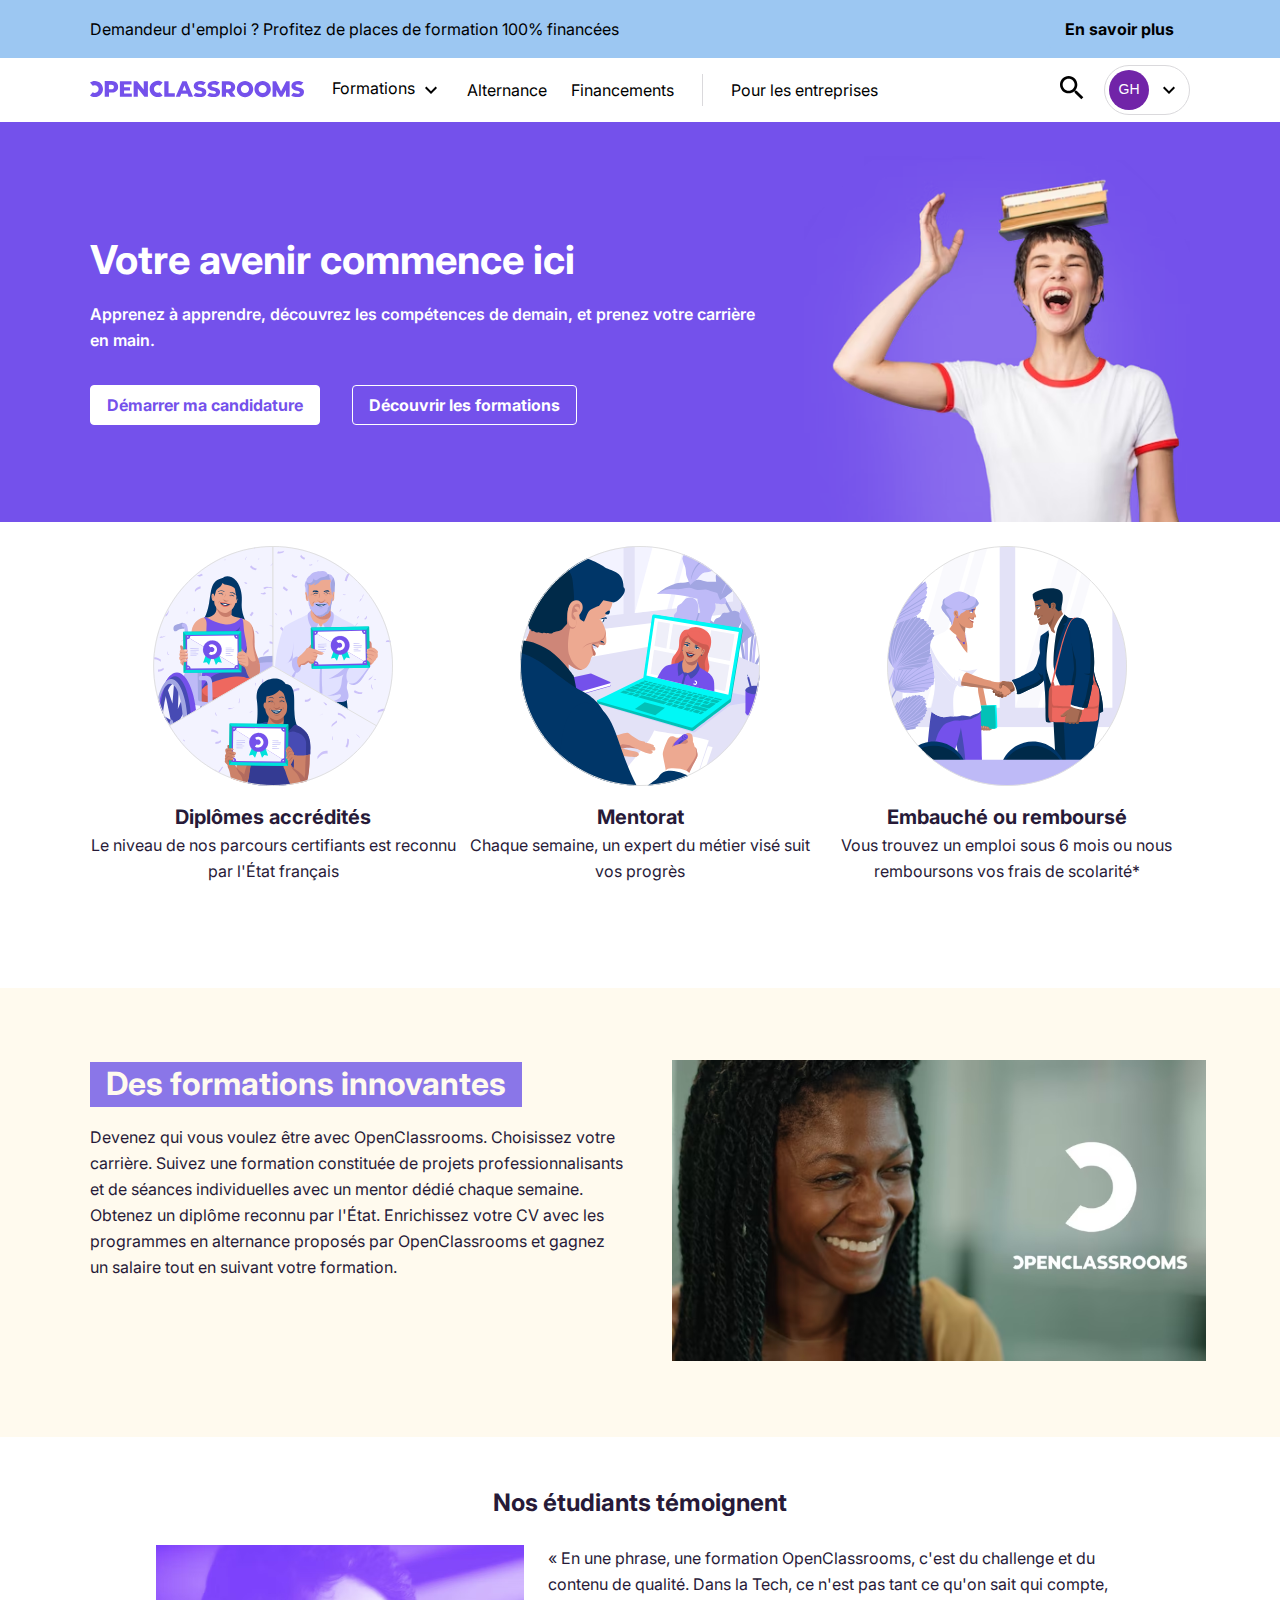
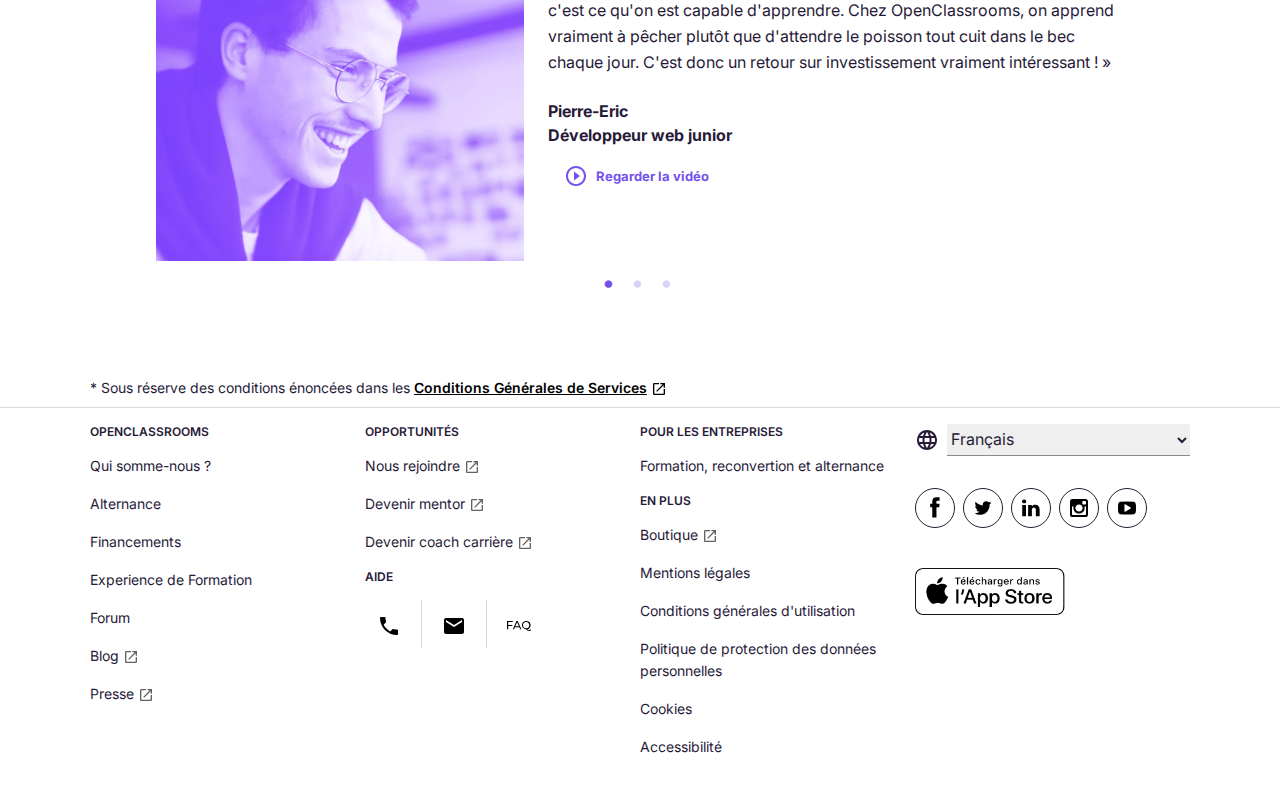
<file: assets/projet/openClassrooms/index.html>
<!DOCTYPE html>
<html lang="fr">
  <head>
    <meta charset="UTF-8" />
    <meta http-equiv="X-UA-Compatible" content="IE=edge" />
    <meta name="viewport" content="width=device-width, initial-scale=1.0" />
    <title>Document</title>
    <link rel="stylesheet" href="assets/styles/style.css" />
    <link rel="preconnect" href="https://fonts.googleapis.com" />
    <link rel="preconnect" href="https://fonts.gstatic.com" crossorigin />
    <link
      href="https://fonts.googleapis.com/css2?family=Inter:wght@300;700&display=swap"
      rel="stylesheet"
    />
  </head>
  <body>
    <header>
      <div class="topbar">
        <div class="margin-topbar">
          <div class="text-topbar">
            <p>
              Demandeur d'emploi ? Profitez de places de formation 100%
              financées
            </p>
          </div>
          <div class="button-topbar">
            <button>En savoir plus</button>
          </div>
        </div>
      </div>
      <nav>
        <div class="margin-navbar">
          <div class="logo-menu">
            <svg
              class="logo"
              fill="none"
              height="51"
              width="668"
              viewBox="0 0 668 51"
              xmlns="http://www.w3.org/2000/svg"
            >
              <title>OpenClassrooms.com</title>
              <path
                d="M406.011 35.018c0 2.82-.71 5.641-2.368 7.991-1.659 2.35-3.79 4.23-6.87 5.64-3.079 1.41-6.869 2.116-11.37 2.116-3.79 0-7.343-.47-10.897-1.41-3.553-.94-6.395-2.35-8.527-3.996l7.106-8.46c1.421.705 2.843 1.175 4.501 1.88 2.842.94 5.448 1.41 8.054 1.41 4.974 0 7.58-1.41 7.58-3.995 0-1.41-.711-2.35-2.132-3.056-1.421-.705-3.79-1.41-6.87-2.115-3.553-.705-6.395-1.645-8.764-2.585s-4.264-2.35-6.159-4.23c-1.658-1.88-2.606-4.701-2.606-7.991 0-3.056.711-5.641 2.369-7.991 1.658-2.35 3.79-4.23 6.87-5.64 3.079-1.41 6.869-2.116 11.37-2.116 3.079 0 6.159.47 9.001 1.175 3.08.705 5.685 1.88 7.817 3.055l-7.343 8.696c-3.316-1.41-6.633-2.115-9.712-2.115-2.606 0-4.501.47-5.685 1.175-1.185.705-1.895 1.88-1.895 3.056 0 1.41.711 2.35 2.132 2.82 1.421.705 3.79 1.41 6.869 2.115a49.4 49.4 0 0 1 8.765 2.585c2.369.94 4.264 2.35 6.159 4.23 1.658 1.646 2.605 4.466 2.605 7.756zm261.989 0c0 2.82-.711 5.641-2.369 7.991s-3.79 4.23-6.869 5.64c-3.08 1.41-6.87 2.116-11.371 2.116-3.79 0-7.343-.47-10.896-1.41s-6.396-2.35-8.528-3.996l7.107-8.46c1.421.705 2.842 1.175 4.501 1.88 2.842.94 5.448 1.41 8.053 1.41 4.975 0 7.581-1.41 7.581-3.995 0-1.41-.711-2.35-2.132-3.056-1.422-.705-3.791-1.41-6.87-2.115a49.361 49.361 0 0 1-8.764-2.585c-2.369-.94-4.264-2.35-6.159-4.23-1.658-1.88-2.606-4.701-2.606-7.991 0-3.056.711-5.641 2.369-7.991 1.658-2.35 3.79-4.23 6.869-5.64 3.08-1.41 6.87-2.116 11.371-2.116 3.079 0 6.158.47 9.001 1.175 3.079.705 5.685 1.88 7.817 3.055l-7.343 8.696c-3.317-1.41-6.633-2.115-9.712-2.115-2.606 0-4.501.47-5.685 1.175-1.185.705-1.896 1.88-1.896 3.056 0 1.41.711 2.35 2.132 2.82 1.422.705 3.791 1.41 6.87 2.115a49.361 49.361 0 0 1 8.764 2.585c2.369.94 4.264 2.35 6.159 4.23 1.895 1.646 2.606 4.466 2.606 7.756zM87.882 19.037c0 3.76-.947 6.816-2.605 9.4-1.659 2.586-4.027 4.701-7.107 6.111s-6.87 2.116-10.896 2.116H59.22v12.69H45.955V.706h21.319c4.264 0 7.817.705 10.896 2.115 3.08 1.41 5.448 3.526 7.107 6.346 1.895 3.055 2.605 6.346 2.605 9.87zm-13.265 0c0-2.35-.71-3.995-2.132-5.17s-3.316-1.88-6.159-1.88h-7.343v14.336h7.343c2.606 0 4.738-.706 6.16-1.88s2.131-3.056 2.131-5.406zm55.904 20.212v10.576h-37.19V1.175h36.242v10.576h-23.214v8.226h18.476v10.341h-18.476v8.93zm50.218-38.074v48.65h-10.896l-20.609-25.853v25.853h-13.028V1.175h10.896l20.609 25.853V1.175zm84.092 37.604v10.81h-32.926V.94h13.265v37.604h19.661zm56.851 11.046h-13.739l-3.553-9.401h-19.661l-3.553 9.4h-13.502l20.608-48.649h13.029zM300.6 30.083l-5.922-15.512-5.922 15.512zm62.536 4.935c0 2.82-.71 5.641-2.369 7.991-1.658 2.35-3.79 4.23-6.869 5.64-3.08 1.41-6.87 2.116-11.37 2.116-3.79 0-7.344-.47-10.897-1.41s-6.396-2.35-8.527-3.996l7.106-8.46c1.421.705 2.842 1.175 4.501 1.88 2.842.94 5.448 1.41 8.054 1.41 4.974 0 7.58-1.41 7.58-3.995 0-1.41-.711-2.35-2.132-3.056-1.421-.705-3.79-1.41-6.87-2.115-3.553-.705-6.395-1.645-8.764-2.585s-4.264-2.35-6.159-4.23c-1.658-1.88-2.606-4.701-2.606-7.991 0-3.056.711-5.641 2.369-7.991 1.658-2.35 3.79-4.23 6.87-5.64 3.079-1.41 6.869-2.116 11.37-2.116 3.079 0 6.159.47 9.001 1.175 3.08.705 5.448 1.88 7.817 3.055l-7.343 8.696c-3.316-1.41-6.633-2.115-9.712-2.115-2.606 0-4.501.47-5.685 1.175-1.185.705-1.895 1.88-1.895 3.056 0 1.41.71 2.35 2.132 2.82 1.421.705 3.79 1.41 6.869 2.115a49.4 49.4 0 0 1 8.765 2.585c2.368.94 4.263 2.35 6.158 4.23 1.659 1.646 2.606 4.466 2.606 7.756zm-322.63-9.636c0 13.867-11.37 25.383-25.583 25.383-5.685 0-10.66-1.88-14.923-4.936l8.528-10.105c1.895 1.175 4.027 1.88 6.395 1.88 6.633 0 12.081-5.406 12.081-11.986 0-6.581-5.448-11.987-12.08-11.987-2.37 0-4.501.705-6.396 1.88L0 5.407C4.264 2.35 9.475.47 14.923.47 29.136.235 40.506 11.516 40.506 25.383zm177.66 10.341l8.528 10.107c-4.264 3.055-9.476 4.935-14.924 4.935-13.976 0-25.583-11.281-25.583-25.383C186.187 11.517 197.557 0 211.77 0c5.685 0 10.66 1.88 14.924 4.936l-8.528 10.105c-1.895-1.175-4.027-1.88-6.396-1.88-6.632 0-12.081 5.406-12.081 11.986 0 6.581 5.449 11.987 12.081 11.987 2.369.47 4.501-.235 6.396-1.41zm236.169 14.102l-10.423-15.042c3.079-1.41 5.211-3.525 6.87-6.11 1.658-2.585 2.605-5.876 2.605-9.401 0-3.76-.947-6.816-2.605-9.636-1.659-2.82-4.027-4.7-7.107-6.346-3.079-1.41-6.869-2.115-10.896-2.115H411.46v48.65h13.028V37.134h6.159l8.764 12.69zm-29.847-37.839h7.58c2.606 0 4.738.705 6.159 1.88s2.132 3.056 2.132 5.17c0 2.351-.711 3.996-2.132 5.171s-3.316 1.88-6.159 1.88h-7.58zM483.945.235c13.976 0 25.583 11.281 25.583 25.382S498.157 51 483.945 51c-13.976 0-25.583-11.281-25.583-25.383S469.732.235 483.945.235zm-13.029 25.147c0 7.051 5.685 12.692 12.792 12.692 7.106 0 12.791-5.64 12.791-12.692s-5.685-12.69-12.791-12.69c-6.87 0-12.792 5.64-12.792 12.69zM538.901.235c13.976 0 25.583 11.281 25.583 25.382S553.114 51 538.901 51c-13.976 0-25.583-11.281-25.583-25.383S524.925.235 538.901.235zm-12.792 25.147c0 7.051 5.685 12.692 12.792 12.692 7.106 0 12.791-5.64 12.791-12.692s-5.685-12.69-12.791-12.69c-7.107 0-12.792 5.64-12.792 12.69zm70.353 6.816L580.828 1.175h-10.896v48.65h11.607V28.438l11.607 21.387h6.87l11.607-21.387v21.387h11.607V1.175h-10.897z"
              ></path>
            </svg>
            <ul class="menu">
              <li id="formation">
                <a href="#">
                  <button id="button-formation">
                    Formations
                    <svg
                      class="fleche"
                      focusable="false"
                      aria-hidden="true"
                      viewBox="0 0 24 24"
                      data-testid="ExpandMoreIcon"
                    >
                      <path
                        d="M16.59 8.59 12 13.17 7.41 8.59 6 10l6 6 6-6z"
                      ></path>
                    </svg></button
                ></a>
              </li>
              <li><a href="#">Alternance</a></li>
              <li><a href="#">Financements</a></li>
            </ul>
            <div class="barre"></div>
            <div class="b2b">
              <a href="#">Pour les entreprises</a>
            </div>
          </div>
          <div class="right-nav">
            <div class="search">
              <svg
                focusable="false"
                aria-hidden="true"
                viewBox="0 0 24 24"
                data-testid="SearchIcon"
              >
                <path
                  d="M15.5 14h-.79l-.28-.27C15.41 12.59 16 11.11 16 9.5 16 5.91 13.09 3 9.5 3S3 5.91 3 9.5 5.91 16 9.5 16c1.61 0 3.09-.59 4.23-1.57l.27.28v.79l5 4.99L20.49 19l-4.99-5zm-6 0C7.01 14 5 11.99 5 9.5S7.01 5 9.5 5 14 7.01 14 9.5 11.99 14 9.5 14z"
                ></path>
              </svg>
            </div>
            <button class="login">
              <div class="avatar"><span class="center-avatar">GH</span></div>
              <svg
                class="option"
                focusable="false"
                aria-hidden="true"
                viewBox="0 0 24 24"
                data-testid="ExpandMoreIcon"
              >
                <path d="M16.59 8.59 12 13.17 7.41 8.59 6 10l6 6 6-6z"></path>
              </svg>
            </button>
          </div>
        </div>
      </nav>
    </header>
    <main>
      <section class="section-1">
        <div class="section">
          <div class="grid-text">
            <h1>Votre avenir commence ici</h1>
            <p>
              Apprenez à apprendre, découvrez les compétences de demain, et
              prenez votre carrière en main.
            </p>
            <div class="buttonsection1">
              <button class="button-1">Démarrer ma candidature</button>
              <button class="button-2">Découvrir les formations</button>
            </div>
          </div>
          <div class="img-section">
            <img
              src="assets/img/home_banner-604d9d0112badd0c3ca3.avif"
              alt="étudiante heureuse avec des livres sur la tête, bizarre .."
            />
          </div>
        </div>
      </section>
      <section class="section-bulle">
        <div class="section2">
          <div class="col-1">
            <img
              src="assets/img/diploma-c44a382d27bb13c21424.svg"
              alt="Formation diplomante"
            />
            <h2>Diplômes accrédités</h2>
            <p>
              Le niveau de nos parcours certifiants est reconnu par l'État
              français
            </p>
          </div>
          <div class="col-2">
            <img
              src="assets/img/mentorship-a03db610dfd7669ed433.svg"
              alt="suivi personnalisé"
            />
            <h2>Mentorat</h2>
            <p>Chaque semaine, un expert du métier visé suit vos progrès</p>
          </div>
          <div class="col-3">
            <img
              src="assets/img/job-3fcee049630fd874e724.svg"
              alt="Job garanti ou remboursé"
            />
            <h2>Embauché ou remboursé</h2>
            <p>
              Vous trouvez un emploi sous 6 mois ou nous remboursons vos frais
              de scolarité*
            </p>
          </div>
        </div>
      </section>
      <section class="section3">
        <div class="section section-3">
          <div class="grid-text2">
            <h2><span class="background1">Des formations innovantes</span></h2>
            <p>
              Devenez qui vous voulez être avec OpenClassrooms. Choisissez votre
              carrière. Suivez une formation constituée de projets
              professionnalisants et de séances individuelles avec un mentor
              dédié chaque semaine. Obtenez un diplôme reconnu par l'État.
              Enrichissez votre CV avec les programmes en alternance proposés
              par OpenClassrooms et gagnez un salaire tout en suivant votre
              formation.
            </p>
          </div>
          <div class="img-section2">
            <img
              src="assets/img/805780201-5adb2b4e525754b61c6e0a28133c8791f17b9f0e98e093d5a08126e9be5e268a-d.avif"
              alt=""
            />
          </div>
        </div>
      </section>
      <section class="section4">
        <div class="reviews">
          <h2>Nos étudiants témoignent</h2>
          <div class="temoin">
            <div class="temoin-img">
              <img
                src="assets/img/pierre-eric.avif"
                alt="Pierre-Eric, devoloppeur web junoir former chez OpenClassrooms"
              />
            </div>
            <div class="temoin-text">
              <p>
                « En une phrase, une formation OpenClassrooms, c'est du
                challenge et du contenu de qualité. Dans la Tech, ce n'est pas
                tant ce qu'on sait qui compte, c'est ce qu'on est capable
                d'apprendre. Chez OpenClassrooms, on apprend vraiment à pêcher
                plutôt que d'attendre le poisson tout cuit dans le bec chaque
                jour. C'est donc un retour sur investissement vraiment
                intéressant ! »
              </p>
              <div class="footer">
                <cite
                  >Pierre-Eric <br />
                  Développeur web junior</cite
                >
                <button class="look-temoin">
                  <svg
                    focusable="false"
                    aria-hidden="true"
                    viewBox="0 0 24 24"
                    data-testid="PlayCircleOutlineIcon"
                  >
                    <path
                      d="m10 16.5 6-4.5-6-4.5v9zM12 2C6.48 2 2 6.48 2 12s4.48 10 10 10 10-4.48 10-10S17.52 2 12 2zm0 18c-4.41 0-8-3.59-8-8s3.59-8 8-8 8 3.59 8 8-3.59 8-8 8z"
                    ></path>
                  </svg>
                  Regarder la vidéo
                </button>
              </div>
            </div>
          </div>
          <ul class="bullet-point">
            <li class="active"><button></button></li>
            <li><button></button></li>
            <li><button></button></li>
          </ul>
        </div>
      </section>
      <div class="condition">
        <p>
          * Sous réserve des conditions énoncées dans les
          <a href="#">Conditions Générales de Services</a>
          <svg
            class="cgs-svg"
            focusable="false"
            aria-hidden="true"
            viewBox="0 0 24 24"
            data-testid="OpenInNewIcon"
          >
            <path
              d="M19 19H5V5h7V3H5c-1.11 0-2 .9-2 2v14c0 1.1.89 2 2 2h14c1.1 0 2-.9 2-2v-7h-2v7zM14 3v2h3.59l-9.83 9.83 1.41 1.41L19 6.41V10h2V3h-7z"
            ></path>
          </svg>
        </p>
      </div>
      <footer>
        <div class="footer">
          <div class="colx4">
            <div class="col12">
              <h3>OpenClassrooms</h3>
              <ul class="ul-footer-col">
                <li><a href="#">Qui somme-nous ?</a></li>
                <li><a href="#">Alternance</a></li>
                <li><a href="#">Financements</a></li>
                <li><a href="#">Experience de Formation</a></li>
                <li><a href="#">Forum</a></li>
                <li>
                  <a href="#"
                    >Blog
                    <svg
                      class="svg-blank"
                      focusable="false"
                      aria-hidden="true"
                      viewBox="0 0 24 24"
                      data-testid="OpenInNewIcon"
                    >
                      <path
                        d="M19 19H5V5h7V3H5c-1.11 0-2 .9-2 2v14c0 1.1.89 2 2 2h14c1.1 0 2-.9 2-2v-7h-2v7zM14 3v2h3.59l-9.83 9.83 1.41 1.41L19 6.41V10h2V3h-7z"
                      ></path></svg
                  ></a>
                </li>
                <li>
                  <a href="#"
                    >Presse
                    <svg
                      class="svg-blank"
                      focusable="false"
                      aria-hidden="true"
                      viewBox="0 0 24 24"
                      data-testid="OpenInNewIcon"
                    >
                      <path
                        d="M19 19H5V5h7V3H5c-1.11 0-2 .9-2 2v14c0 1.1.89 2 2 2h14c1.1 0 2-.9 2-2v-7h-2v7zM14 3v2h3.59l-9.83 9.83 1.41 1.41L19 6.41V10h2V3h-7z"
                      ></path></svg
                  ></a>
                </li>
              </ul>
            </div>
            <div class="col22">
              <h3>opportunités</h3>
              <ul class="ul-footer-col">
                <li>
                  <a href="#"
                    >Nous rejoindre
                    <svg
                      class="svg-blank"
                      focusable="false"
                      aria-hidden="true"
                      viewBox="0 0 24 24"
                      data-testid="OpenInNewIcon"
                    >
                      <path
                        d="M19 19H5V5h7V3H5c-1.11 0-2 .9-2 2v14c0 1.1.89 2 2 2h14c1.1 0 2-.9 2-2v-7h-2v7zM14 3v2h3.59l-9.83 9.83 1.41 1.41L19 6.41V10h2V3h-7z"
                      ></path></svg
                  ></a>
                </li>
                <li>
                  <a href="#"
                    >Devenir mentor
                    <svg
                      class="svg-blank"
                      focusable="false"
                      aria-hidden="true"
                      viewBox="0 0 24 24"
                      data-testid="OpenInNewIcon"
                    >
                      <path
                        d="M19 19H5V5h7V3H5c-1.11 0-2 .9-2 2v14c0 1.1.89 2 2 2h14c1.1 0 2-.9 2-2v-7h-2v7zM14 3v2h3.59l-9.83 9.83 1.41 1.41L19 6.41V10h2V3h-7z"
                      ></path></svg
                  ></a>
                </li>
                <li>
                  <a href="#"
                    >Devenir coach carrière
                    <svg
                      class="svg-blank"
                      focusable="false"
                      aria-hidden="true"
                      viewBox="0 0 24 24"
                      data-testid="OpenInNewIcon"
                    >
                      <path
                        d="M19 19H5V5h7V3H5c-1.11 0-2 .9-2 2v14c0 1.1.89 2 2 2h14c1.1 0 2-.9 2-2v-7h-2v7zM14 3v2h3.59l-9.83 9.83 1.41 1.41L19 6.41V10h2V3h-7z"
                      ></path></svg
                  ></a>
                </li>
              </ul>
              <h3>Aide</h3>
              <ul class="ul-footer-row">
                <li>
                  <button>
                    <a href="#">
                      <svg
                        class="aide-svg"
                        focusable="false"
                        aria-hidden="true"
                        viewBox="0 0 24 24"
                        data-testid="PhoneIcon"
                      >
                        <path
                          d="M6.62 10.79c1.44 2.83 3.76 5.14 6.59 6.59l2.2-2.2c.27-.27.67-.36 1.02-.24 1.12.37 2.33.57 3.57.57.55 0 1 .45 1 1V20c0 .55-.45 1-1 1-9.39 0-17-7.61-17-17 0-.55.45-1 1-1h3.5c.55 0 1 .45 1 1 0 1.25.2 2.45.57 3.57.11.35.03.74-.25 1.02l-2.2 2.2z"
                        ></path></svg
                    ></a>
                  </button>
                </li>
                <li>
                  <button>
                    <a href="#">
                      <svg
                        class="aide-svg"
                        focusable="false"
                        aria-hidden="true"
                        viewBox="0 0 24 24"
                        data-testid="EmailIcon"
                      >
                        <path
                          d="M20 4H4c-1.1 0-1.99.9-1.99 2L2 18c0 1.1.9 2 2 2h16c1.1 0 2-.9 2-2V6c0-1.1-.9-2-2-2zm0 4-8 5-8-5V6l8 5 8-5v2z"
                        ></path></svg
                    ></a>
                  </button>
                </li>
                <li>
                  <button>
                    <a href="#">
                      <svg
                        class="aide-svg"
                        width="24"
                        height="24"
                        xmlns="http://www.w3.org/2000/svg"
                        viewBox="0 0 24 24"
                      >
                        <path
                          d="M1.2,8.1V11h4.1v1H1.2v3.3H0V7.1h5.8v1H1.2z M12.3,13.2H7.9L7,15.3H5.8l3.7-8.2h1.2l3.7,8.2h-1.2L12.3,13.2z M11.9,12.3l-1.8-4l-1.8,4H11.9z M24,16c-0.3,0.3-0.6,0.6-0.9,0.7c-0.4,0.2-0.7,0.2-1.1,0.2c-0.5,0-1-0.1-1.5-0.4 c-0.4-0.2-1-0.7-1.5-1.3c-0.8,0-1.5-0.2-2.1-0.6c-0.6-0.4-1.1-0.9-1.5-1.5c-0.3-0.6-0.5-1.3-0.5-2.1c0-0.8,0.2-1.5,0.6-2.1 c0.4-0.6,0.9-1.1,1.6-1.5C17.7,7.2,18.4,7,19.2,7c0.8,0,1.6,0.2,2.2,0.6C22.1,7.9,22.7,8.4,23,9c0.4,0.6,0.6,1.3,0.6,2.1 c0,0.7-0.1,1.3-0.4,1.9c-0.3,0.6-0.6,1-1.1,1.4c-0.5,0.4-1,0.6-1.7,0.8c0.3,0.3,0.5,0.5,0.8,0.6c0.3,0.1,0.5,0.2,0.8,0.2 c0.6,0,1.1-0.2,1.5-0.7L24,16z M16,11.2c0,0.6,0.1,1.1,0.4,1.6c0.3,0.5,0.7,0.9,1.1,1.1c0.5,0.3,1,0.4,1.6,0.4 c0.6,0,1.1-0.1,1.6-0.4s0.9-0.6,1.1-1.1c0.3-0.5,0.4-1,0.4-1.6c0-0.6-0.1-1.1-0.4-1.6c-0.3-0.5-0.7-0.9-1.1-1.1 c-0.5-0.3-1-0.4-1.6-0.4c-0.6,0-1.1,0.1-1.6,0.4c-0.5,0.3-0.9,0.7-1.1,1.1C16.2,10.1,16,10.6,16,11.2z"
                        ></path></svg
                    ></a>
                  </button>
                </li>
              </ul>
            </div>
            <div class="col32">
              <h3>Pour les entreprises</h3>
              <ul class="ul-footer-col">
                <li><a href="#">Formation, reconvertion et alternance</a></li>
              </ul>
              <h3>En plus</h3>
              <ul class="ul-footer-col">
                <li>
                  <a href="#"
                    >Boutique
                    <svg
                      class="svg-blank"
                      focusable="false"
                      aria-hidden="true"
                      viewBox="0 0 24 24"
                      data-testid="OpenInNewIcon"
                    >
                      <path
                        d="M19 19H5V5h7V3H5c-1.11 0-2 .9-2 2v14c0 1.1.89 2 2 2h14c1.1 0 2-.9 2-2v-7h-2v7zM14 3v2h3.59l-9.83 9.83 1.41 1.41L19 6.41V10h2V3h-7z"
                      ></path></svg
                  ></a>
                </li>
                <li><a href="#">Mentions légales</a></li>
                <li><a href="#">Conditions générales d'utilisation</a></li>
                <li>
                  <a href="#"
                    >Politique de protection des données personnelles</a
                  >
                </li>
                <li><a href="#">Cookies</a></li>
                <li><a href="#">Accessibilité</a></li>
              </ul>
            </div>
            <div class="col42">
              <form action="">
                <div class="langue-section">
                  <div class="langue">
                    <label for="langue"
                      ><svg
                        class="langue-svg"
                        width="24"
                        height="24"
                        focusable="false"
                        aria-hidden="true"
                        viewBox="0 0 24 24"
                        data-testid="LanguageIcon"
                      >
                        <path
                          d="M11.99 2C6.47 2 2 6.48 2 12s4.47 10 9.99 10C17.52 22 22 17.52 22 12S17.52 2 11.99 2zm6.93 6h-2.95c-.32-1.25-.78-2.45-1.38-3.56 1.84.63 3.37 1.91 4.33 3.56zM12 4.04c.83 1.2 1.48 2.53 1.91 3.96h-3.82c.43-1.43 1.08-2.76 1.91-3.96zM4.26 14C4.1 13.36 4 12.69 4 12s.1-1.36.26-2h3.38c-.08.66-.14 1.32-.14 2 0 .68.06 1.34.14 2H4.26zm.82 2h2.95c.32 1.25.78 2.45 1.38 3.56-1.84-.63-3.37-1.9-4.33-3.56zm2.95-8H5.08c.96-1.66 2.49-2.93 4.33-3.56C8.81 5.55 8.35 6.75 8.03 8zM12 19.96c-.83-1.2-1.48-2.53-1.91-3.96h3.82c-.43 1.43-1.08 2.76-1.91 3.96zM14.34 14H9.66c-.09-.66-.16-1.32-.16-2 0-.68.07-1.35.16-2h4.68c.09.65.16 1.32.16 2 0 .68-.07 1.34-.16 2zm.25 5.56c.6-1.11 1.06-2.31 1.38-3.56h2.95c-.96 1.65-2.49 2.93-4.33 3.56zM16.36 14c.08-.66.14-1.32.14-2 0-.68-.06-1.34-.14-2h3.38c.16.64.26 1.31.26 2s-.1 1.36-.26 2h-3.38z"
                        ></path></svg
                    ></label>
                    <select name="langue" id="langue">
                      <option value="fr">Français</option>
                      <option value="en">English</option>
                    </select>
                  </div>
                </div>
              </form>
              <div class="social">
                <a href="#" class="facebook"
                  ><svg
                    class="logo-reseau"
                    fill="currentColor"
                    width="100%"
                    height="100%"
                    viewBox="0 0 7 16"
                  >
                    <path
                      d="M4.563 4.964h2.295l-0.268 2.536h-2.027v7.357h-3.045v-7.357h-1.518v-2.536h1.518v-1.527q0-1.625 0.768-2.46t2.527-0.835h2.027v2.536h-1.268q-0.348 0-0.558 0.058t-0.304 0.21-0.121 0.308-0.027 0.442v1.268z"
                    ></path></svg
                ></a>
                <a href="#" class="twitter"
                  ><svg
                    class="logo-reseau"
                    fill="currentColor"
                    width="100%"
                    height="100%"
                    viewBox="0 0 15 16"
                  >
                    <path
                      d="M14.464 3.643q-0.598 0.875-1.446 1.491 0.009 0.125 0.009 0.375 0 1.161-0.339 2.317t-1.031 2.219-1.647 1.879-2.304 1.304-2.884 0.487q-2.42 0-4.429-1.295 0.313 0.036 0.696 0.036 2.009 0 3.58-1.232-0.938-0.018-1.679-0.576t-1.018-1.424q0.295 0.045 0.545 0.045 0.384 0 0.759-0.098-1-0.205-1.656-0.996t-0.656-1.835v-0.036q0.607 0.339 1.304 0.366-0.589-0.393-0.938-1.027t-0.348-1.375q0-0.786 0.393-1.455 1.080 1.33 2.629 2.129t3.317 0.888q-0.071-0.339-0.071-0.661 0-1.196 0.844-2.040t2.040-0.844q1.25 0 2.107 0.911 0.973-0.188 1.83-0.696-0.33 1.027-1.268 1.589 0.83-0.089 1.661-0.446z"
                    ></path></svg
                ></a>
                <a href="#" class="linkedin"
                  ><svg
                    class="logo-reseau"
                    fill="currentColor"
                    width="100%"
                    height="100%"
                    viewBox="0 0 14 16"
                  >
                    <path
                      d="M3.116 5.58v8.848h-2.946v-8.848h2.946zM3.304 2.848q0.009 0.652-0.451 1.089t-1.21 0.438h-0.018q-0.732 0-1.179-0.438t-0.446-1.089q0-0.661 0.46-1.094t1.201-0.433 1.188 0.433 0.455 1.094zM13.714 9.357v5.071h-2.938v-4.732q0-0.938-0.362-1.469t-1.129-0.531q-0.563 0-0.942 0.308t-0.567 0.763q-0.098 0.268-0.098 0.723v4.938h-2.938q0.018-3.563 0.018-5.777t-0.009-2.643l-0.009-0.429h2.938v1.286h-0.018q0.179-0.286 0.366-0.5t0.504-0.464 0.777-0.388 1.022-0.138q1.527 0 2.455 1.013t0.929 2.969z"
                    ></path></svg
                ></a>
                <a href="#" class="instagram"
                  ><svg
                    class="logo-reseau"
                    fill="currentColor"
                    width="100%"
                    height="100%"
                    viewBox="0 0 16 16"
                  >
                    <path
                      d="M2.055 0.001h11.892c1.128 0 2.053 0.924 2.053 2.055v11.889c0 1.131-0.924 2.055-2.053 2.055h-11.892c-1.13 0-2.055-0.924-2.055-2.055v-11.889c0-1.131 0.925-2.055 2.055-2.055zM11.657 1.777c-0.398 0-0.722 0.325-0.722 0.722v1.725c0 0.395 0.324 0.719 0.722 0.719h1.807c0.398 0 0.72-0.325 0.72-0.719v-1.725c0-0.396-0.322-0.722-0.72-0.722h-1.807zM14.191 6.767h-1.406c0.131 0.435 0.205 0.896 0.205 1.374 0 2.66-2.228 4.819-4.974 4.819s-4.974-2.159-4.974-4.819c0-0.479 0.071-0.939 0.206-1.374h-1.468v6.756c0 0.354 0.286 0.639 0.635 0.639h11.141c0.351 0 0.635-0.285 0.635-0.639v-6.756zM8.015 4.853c-1.775 0-3.213 1.394-3.213 3.113s1.438 3.114 3.213 3.114 3.213-1.396 3.213-3.114c0.001-1.72-1.438-3.113-3.213-3.113z"
                    ></path></svg
                ></a>
                <a href="#" class="youtube"
                  ><svg
                    class="logo-reseau"
                    fill="currentColor"
                    width="100%"
                    height="100%"
                    viewBox="0 0 16 16"
                  >
                    <path
                      d="M11.429 8q0-0.33-0.268-0.482l-4.571-2.857q-0.277-0.179-0.58-0.018-0.295 0.161-0.295 0.5v5.714q0 0.339 0.295 0.5 0.143 0.071 0.277 0.071 0.179 0 0.304-0.089l4.571-2.857q0.268-0.152 0.268-0.482zM16 8q0 0.857-0.009 1.339t-0.076 1.219-0.201 1.317q-0.143 0.652-0.616 1.098t-1.107 0.518q-1.982 0.223-5.991 0.223t-5.991-0.223q-0.634-0.071-1.112-0.518t-0.621-1.098q-0.125-0.58-0.192-1.317t-0.076-1.219-0.009-1.339 0.009-1.339 0.076-1.219 0.201-1.317q0.143-0.652 0.616-1.098t1.107-0.518q1.982-0.223 5.991-0.223t5.991 0.223q0.634 0.071 1.112 0.518t0.621 1.098q0.125 0.58 0.192 1.317t0.076 1.219 0.009 1.339z"
                    ></path></svg
                ></a>
              </div>
              <a href="#"
                ><img
                  class="appleapp"
                  src="assets/img/download_on_appStore_fr.png"
                  alt="telecharger l'application sur ios"
              /></a>
            </div>
          </div>
        </div>
      </footer>
    </main>
  </body>
</html>
</file>
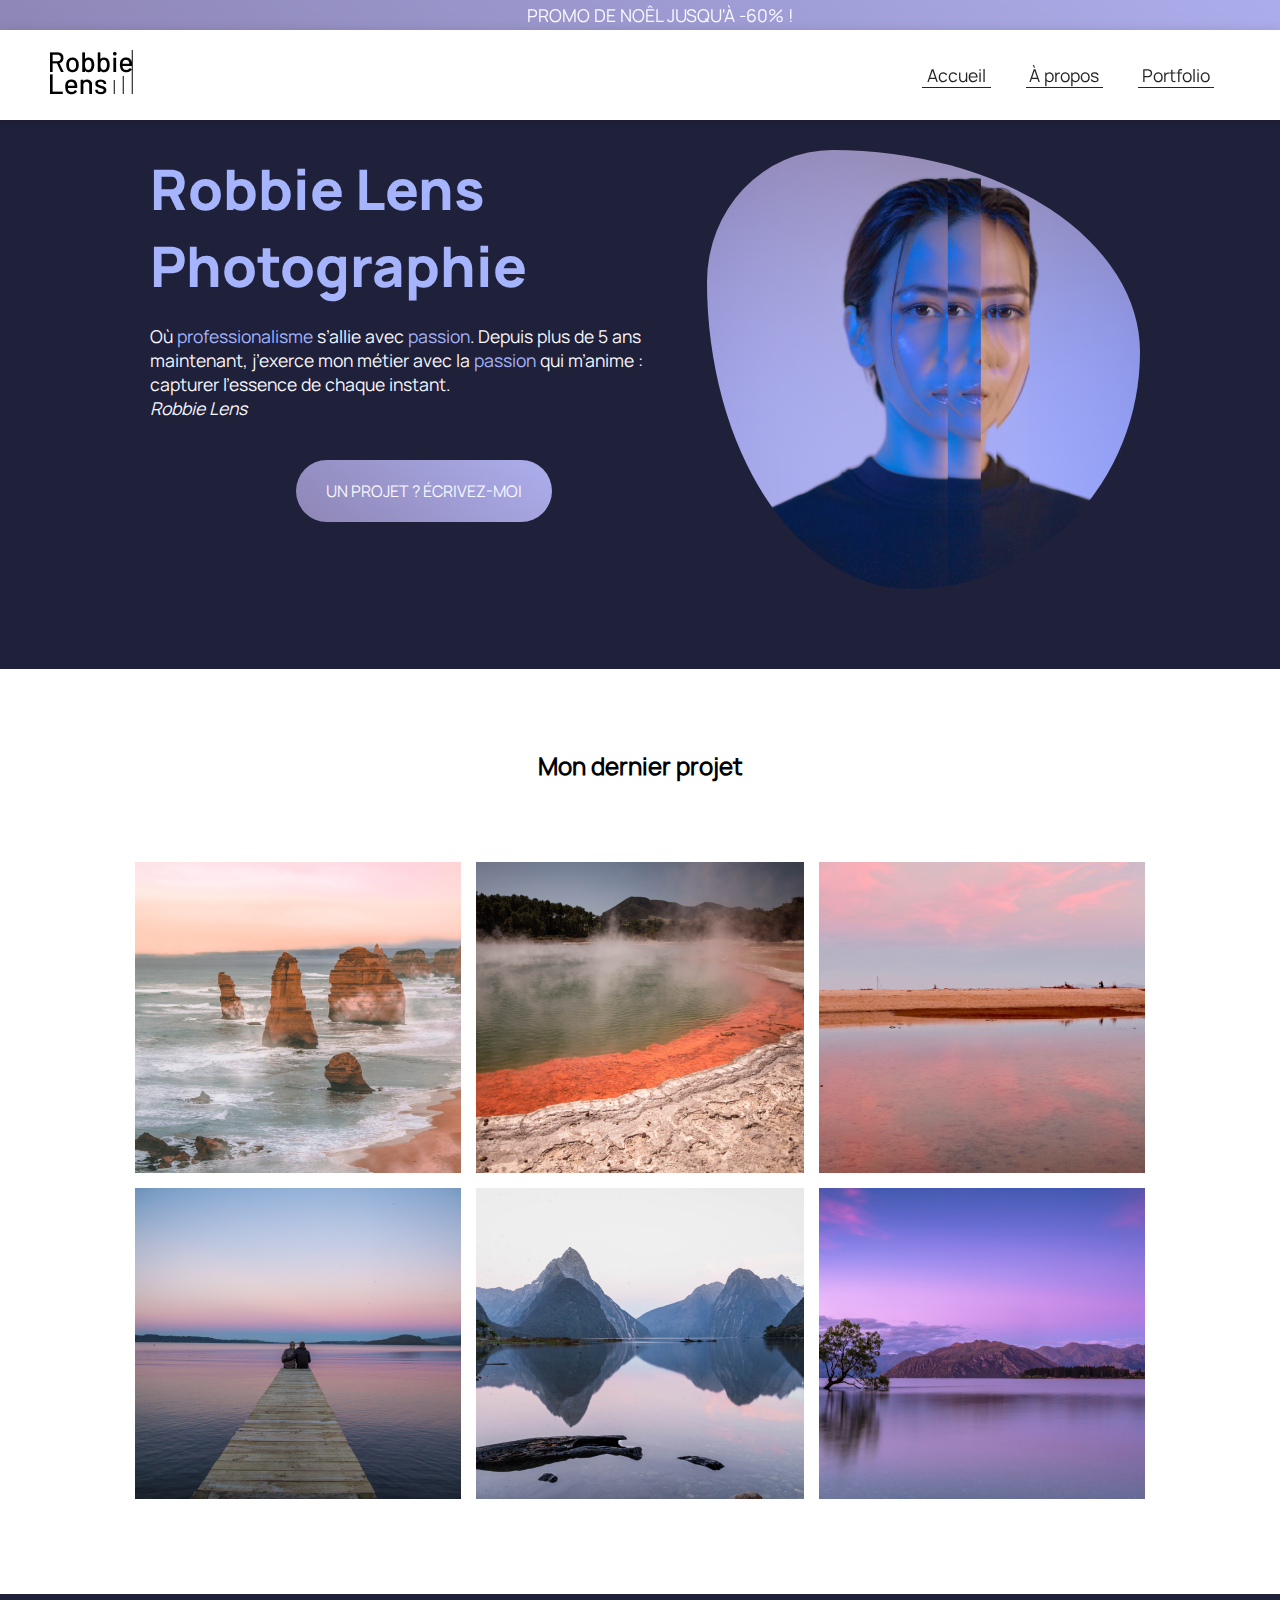
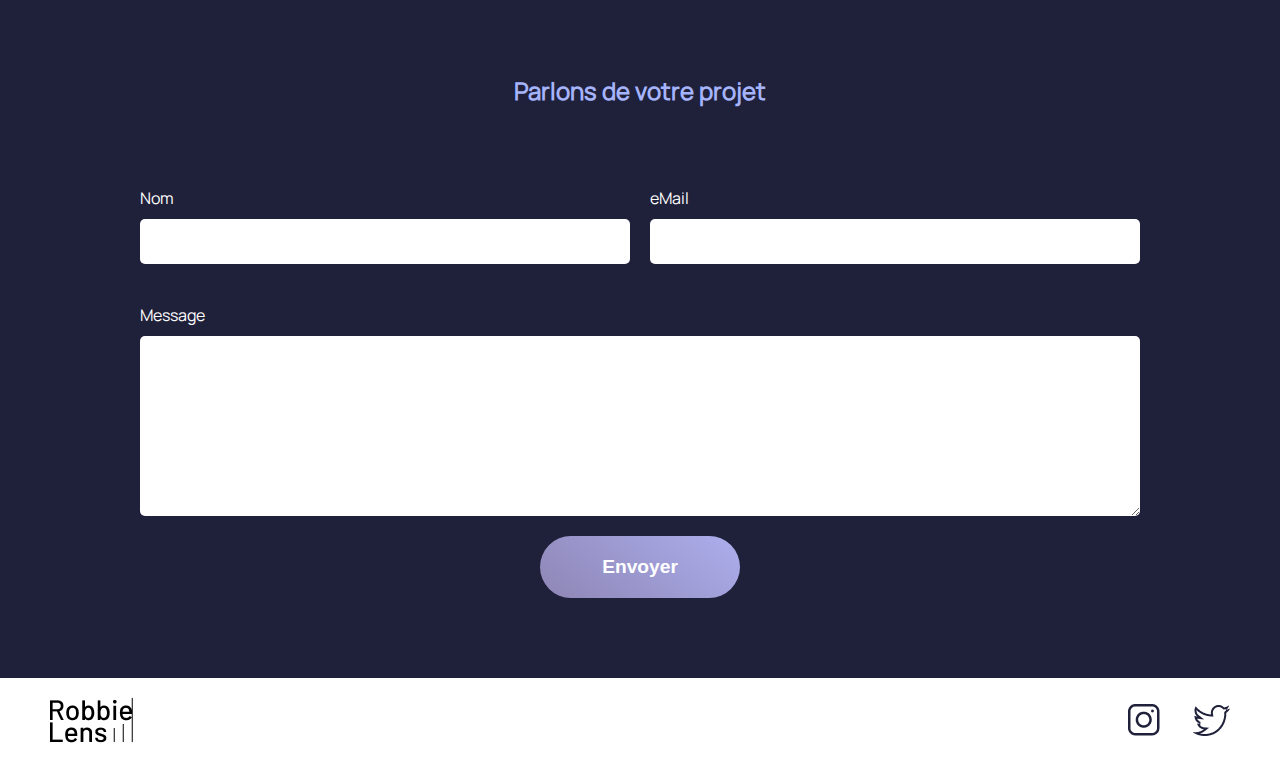
<file: assets/projet/robbie-photographe/index.html>
<!DOCTYPE html>
<html lang="fr">
  <head>
    <meta charset="UTF-8" />
    <meta http-equiv="X-UA-Compatible" content="IE=edge" />
    <meta name="viewport" content="width=device-width, initial-scale=1.0" />
    <title>Acceuil - Robbie Lens Photographie</title>
    <link
      rel="stylesheet"
      href="/assets/projet/robbie-photographe/assets/styles/robbie.css"
    />
  </head>
  <body>
    <header>
      <div class="topbar">
        <p>PROMO DE NOÊL JUSQU'À -60% !</p>
      </div>
      <nav>
        <span id="logo">
          <a href="index.html"
            ><img
              src="/assets/projet/robbie-photographe/assets/images/logo.png"
              alt="logo Robbie Lens Photographie"
          /></a>
        </span>
        <span id="nav-items">
          <a class="nav" href="index.html">Accueil</a>
          <a class="nav" href="a-propos.html">À propos</a>
          <a class="nav" href="portfolio.html">Portfolio</a>
        </span>
      </nav>
    </header>
    <!-- ceci est un commentaire dans le body  -->
    <main>
      <section class="presentation">
        <div>
          <h1>Robbie Lens Photographie</h1>
          <p>
            Où <em>professionalisme</em> s’allie avec <em>passion</em>. Depuis
            plus de 5 ans maintenant, j’exerce mon métier avec la
            <em>passion</em> qui m’anime : capturer l’essence de chaque
            instant.<br />
            <cite> <a href="/a-propos.html">Robbie Lens</a></cite>
          </p>
          <div class="degrade">
            <a href="#contact" class="cta">UN PROJET ? ÉCRIVEZ-MOI </a>
          </div>
        </div>
        <img
          src="/assets/projet/robbie-photographe/assets/images/robbie-lens.png"
          alt="photo de femme artistique"
        />
      </section>

      <section class="acceuil-photos">
        <h2>Mon dernier projet</h2>
        <div>
          <img
            src="/assets/projet/robbie-photographe/assets/images/accueil/element-1.png"
            alt="photo de femme artistique"
          />
          <img
            src="/assets/projet/robbie-photographe/assets/images/accueil/element-2.png"
            alt="photo de femme artistique"
          />
          <img
            src="/assets/projet/robbie-photographe/assets/images/accueil/element-3.png"
            alt="photo de femme artistique"
          />
        </div>
        <div>
          <img
            src="/assets/projet/robbie-photographe/assets/images/accueil/element-4.png"
            alt="photo de femme artistique"
          />
          <img
            src="/assets/projet/robbie-photographe/assets/images/accueil/element-5.png"
            alt="photo de femme artistique"
          />
          <img
            src="/assets/projet/robbie-photographe/assets/images/accueil/element-6.png"
            alt="photo de femme artistique"
          />
        </div>
      </section>
      <section id="contact" class="section-contact">
        <h2>Parlons de votre projet</h2>
        <form action="" method="get">
          <div class="from-nommail">
            <div class="from-column">
              <label for="nom">Nom</label>
              <input type="text" name="nom" id="nom" />
            </div>
            <div class="from-column">
              <label for="mail">eMail</label>
              <input type="email" name="mail" id="mail" />
            </div>
          </div>
          <label for="message">Message</label>
          <textarea name="message" id="message" cols="30" rows="10"></textarea>
          <input type="submit" value="Envoyer" class="cta" />
        </form>
      </section>
    </main>

    <footer class="footer fond-blanc">
      <div class="logo">
        <a href="index.html"
          ><img
            src="/assets/projet/robbie-photographe/assets/images/logo.png"
            alt="logo Robbie Lens Photographie"
        /></a>
      </div>
      <div class="footer-nav">
        <a href="https://www.instagram.com" target="_blank" class="icon-lien"
          ><img
            src="/assets/projet/robbie-photographe/assets/images/instagram.png"
            alt="logo instagram"
        /></a>
        <a href="https://twitter.com/" target="_blank" class="icon-lien"
          ><img
            src="/assets/projet/robbie-photographe/assets/images/twitter.png"
            alt="logo twitter"
        /></a>
      </div>
    </footer>
  </body>
</html>
</file>
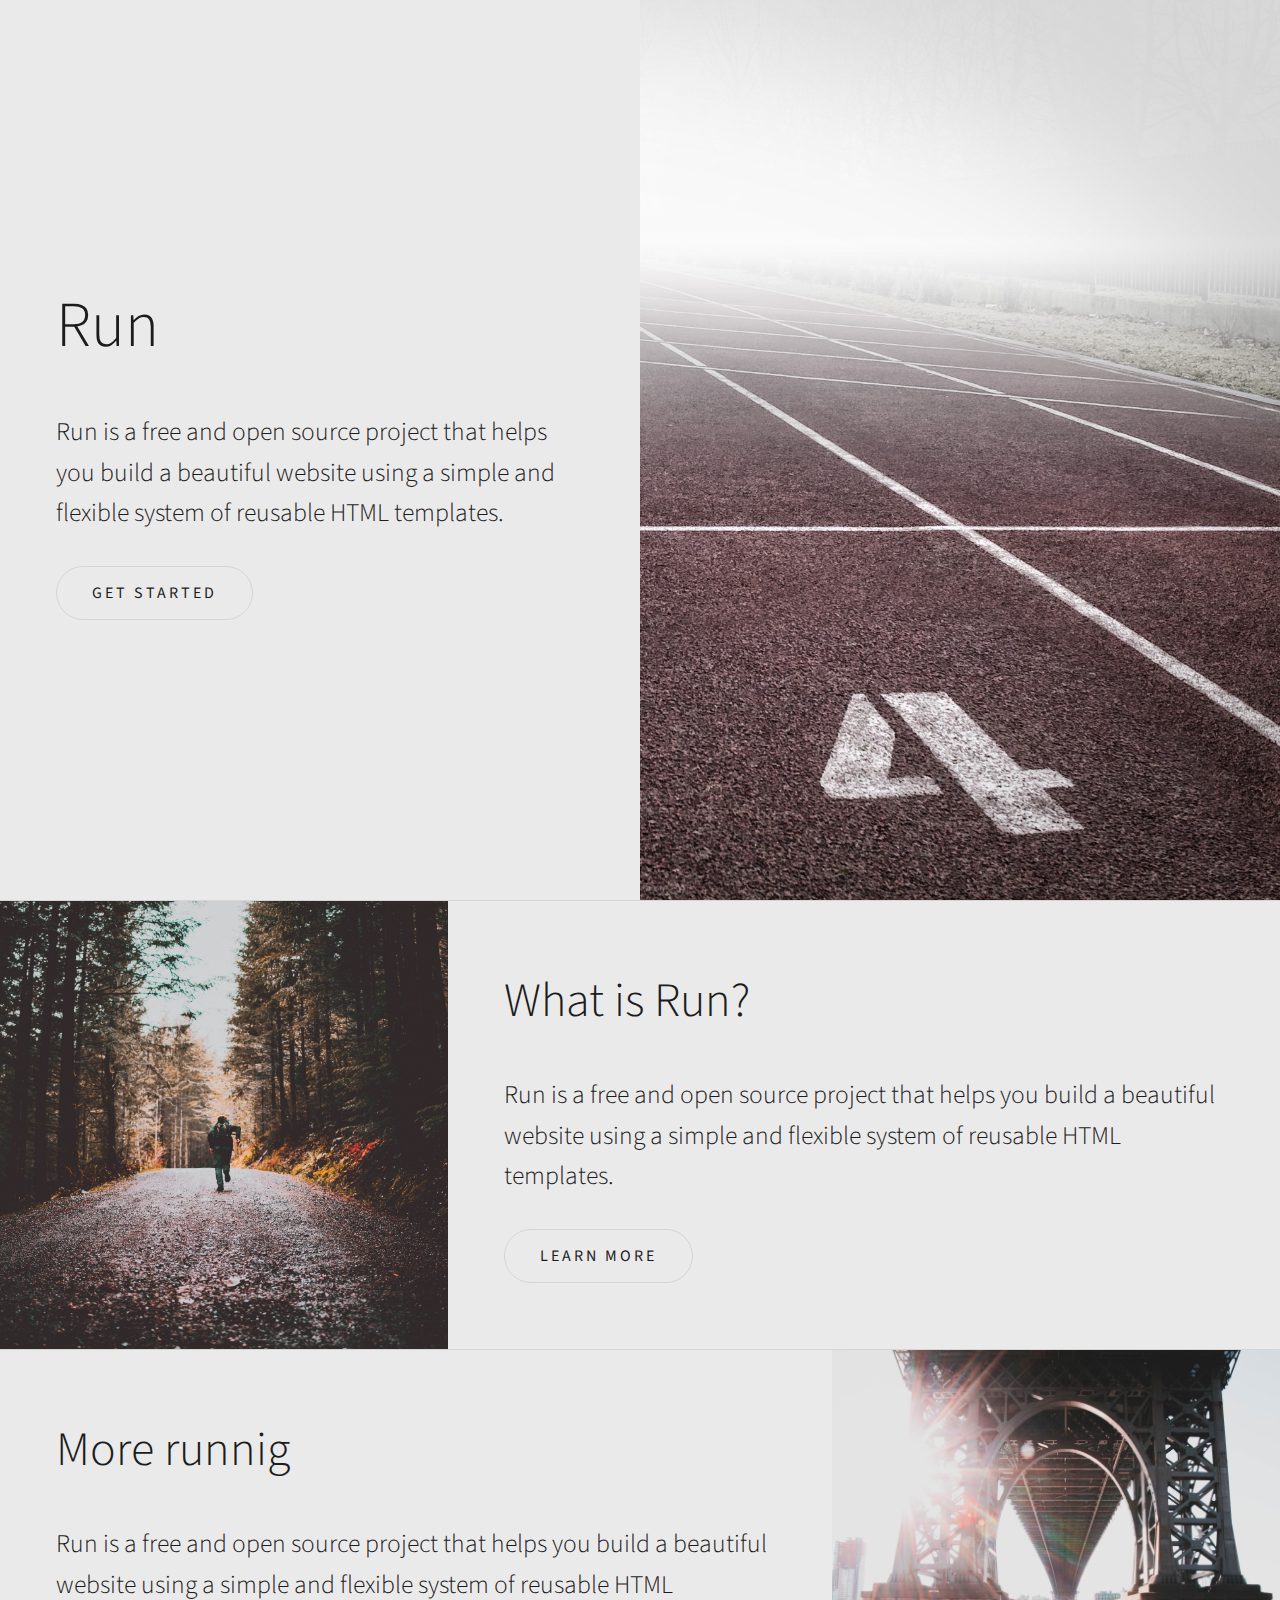
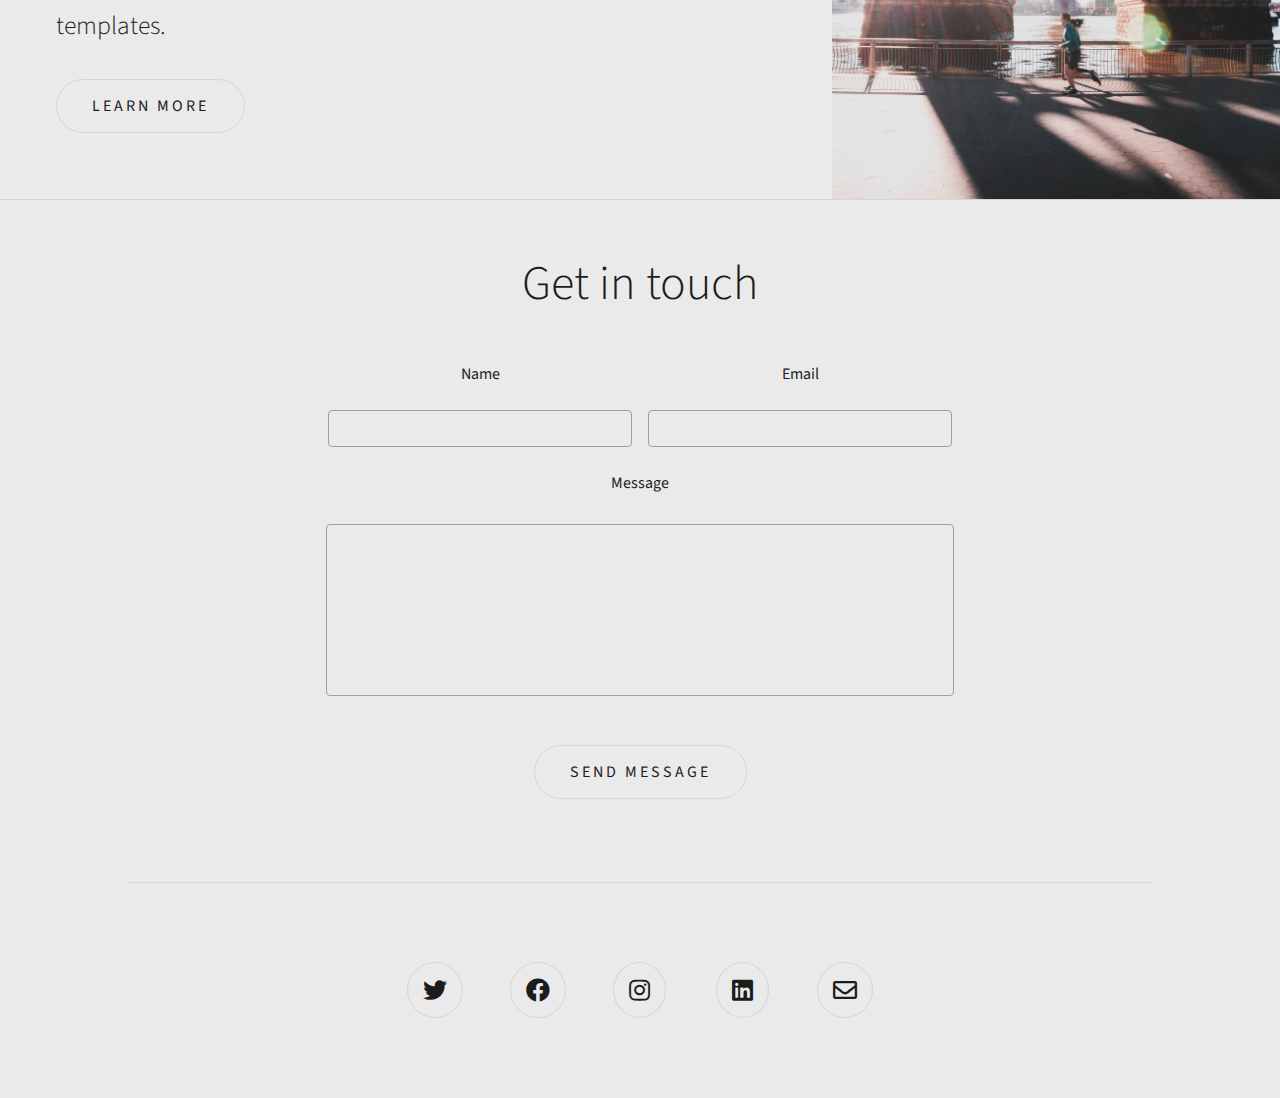
<file: assets/projet/Run/index.html>
<!DOCTYPE html>
<html lang="fr">
  <head>
    <meta charset="UTF-8" />
    <meta http-equiv="X-UA-Compatible" content="IE=edge" />
    <meta name="viewport" content="width=device-width, initial-scale=1.0" />
    <title>Run</title>
    <link rel="stylesheet" href="style.css" />
    <link
      rel="stylesheet"
      href="https://use.fontawesome.com/releases/v5.8.2/css/all.css"
    />
  </head>
  <body>
    <header>
      <div class="gird-5">
        <div class="left-part">
          <div class="text-header">
            <h1>Run</h1>
            <p>
              Run is a free and open source project that helps you build a
              beautiful website using a simple and flexible system of reusable
              HTML templates.
            </p>
            <button class="btn">get started</button>
          </div>
        </div>
        <img src="img/banner.jpg" alt="banner" />
      </div>
    </header>
    <section>
      <div class="gird-2">
        <img src="img/img-left.jpg" alt="what-is-run" />
        <div class="right-part">
          <div class="text-section">
            <h2>What is Run?</h2>
            <p>
              Run is a free and open source project that helps you build a
              beautiful website using a simple and flexible system of reusable
              HTML templates.
            </p>
            <button class="btn">learn more</button>
          </div>
        </div>
      </div>
    </section>
    <section>
      <div class="gird-3">
        <div class="left-part-2">
          <div class="text-section">
            <h2>More runnig</h2>
            <p>
              Run is a free and open source project that helps you build a
              beautiful website using a simple and flexible system of reusable
              HTML templates.
            </p>
            <button class="btn">learn more</button>
          </div>
        </div>
        <img src="img/img-right.jpg" alt="what-is-run" />
      </div>
    </section>
    <section>
      <div class="form">
        <h2>Get in touch</h2>
        <form action="">
          <label for="name" class="name">Name</label>
          <input type="text" id="name" />
          <label for="email" class="email">Email</label>
          <input type="email" id="email" />
          <label for="message" class="message">Message</label>
          <textarea id="message" cols="30" rows="10"></textarea>
          <button class="btn">send message</button>
        </form>
      </div>
    </section>
    <footer>
      <div class="footer-logos">
        <i class="network fab fa-twitter"></i>
        <i class="network fab fa-facebook"></i>
        <i class="network fab fa-instagram"></i>
        <i class="network fab fa-linkedin"></i>
        <i class="network far fa-envelope"></i>
      </div>
    </footer>
  </body>
</html>
</file>
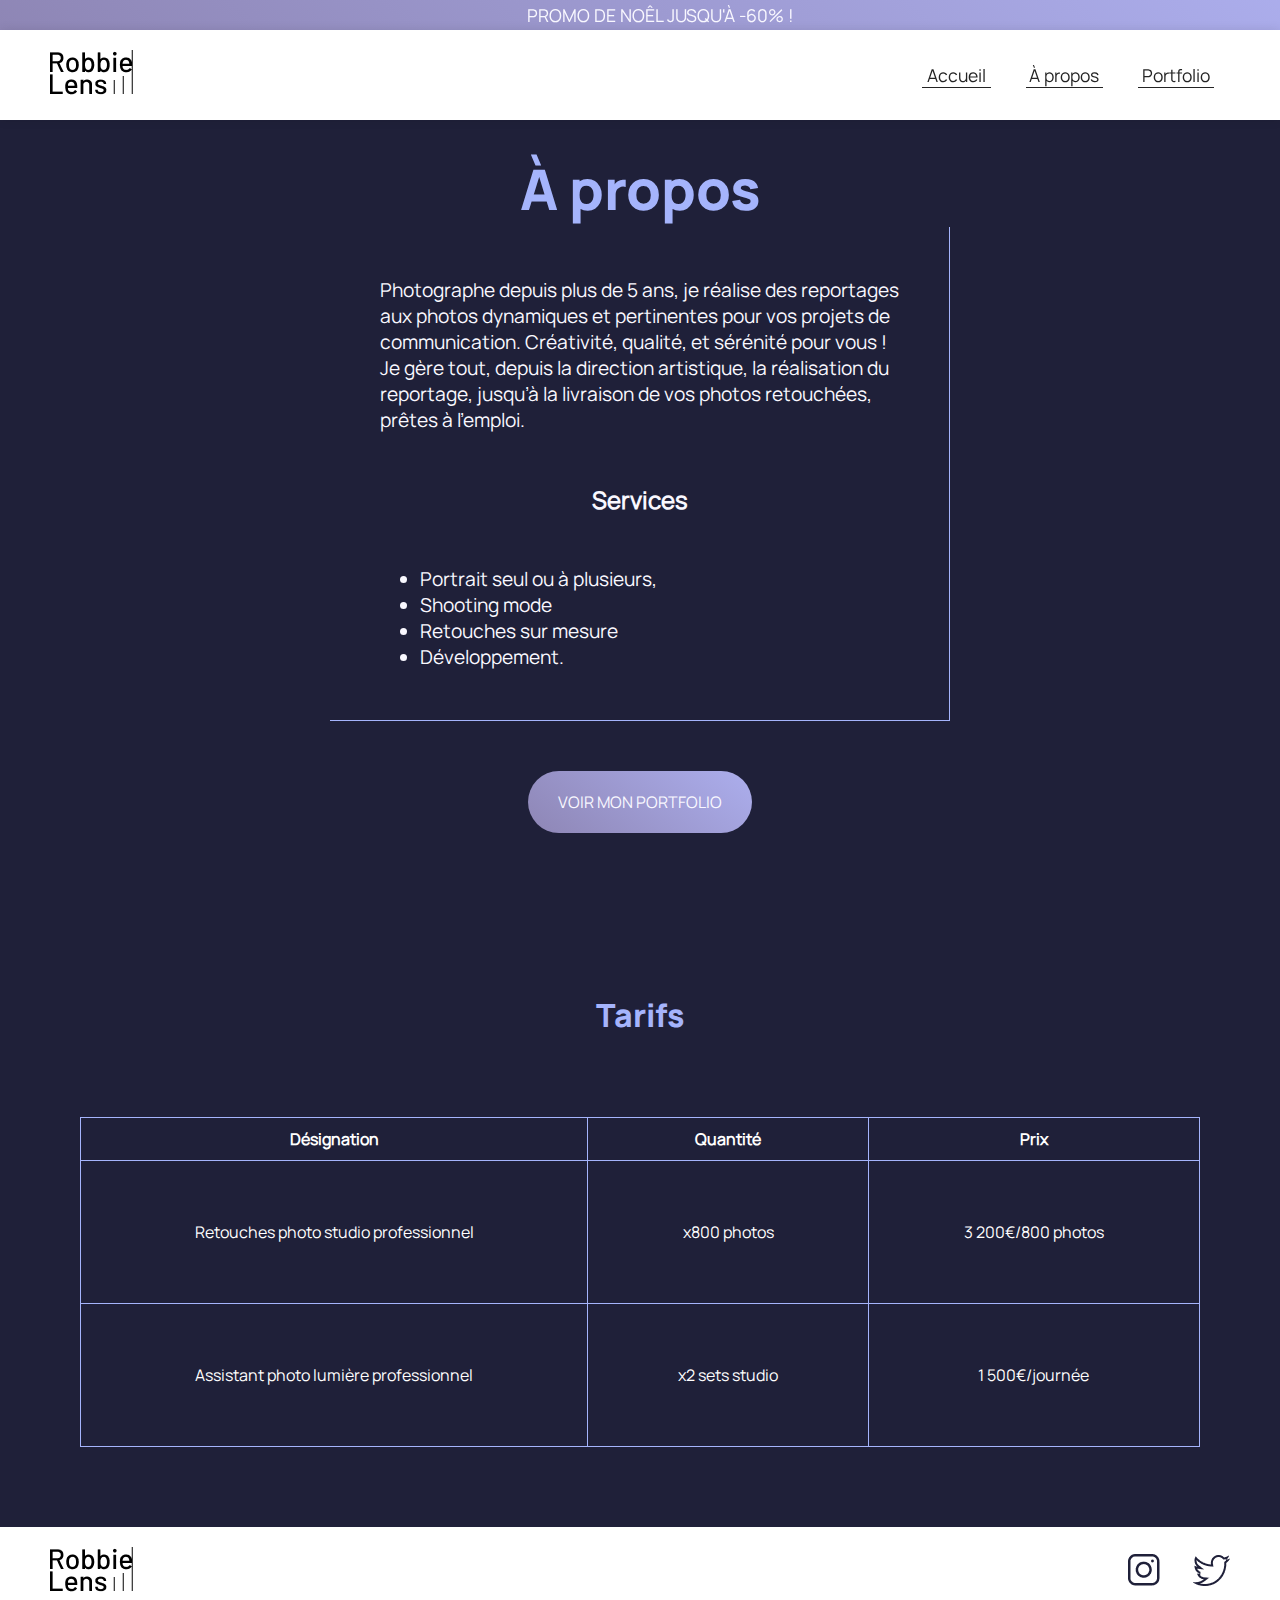
<file: assets/projet/robbie-photographe/a-propos.html>
<!DOCTYPE html>
<html lang="fr">
  <head>
    <meta charset="UTF-8" />
    <meta http-equiv="X-UA-Compatible" content="IE=edge" />
    <meta name="viewport" content="width=device-width, initial-scale=1.0" />
    <title>À propos - Robbie Lens Photographie</title>
    <link
      rel="stylesheet"
      href="/assets/projet/robbie-photographe/assets/styles/robbie.css"
    />
    <link
      rel="stylesheet"
      href="/assets/projet/robbie-photographe/assets/styles/a-propos.css"
    />
  </head>
  <body>
    <header>
      <div class="topbar">
        <p>PROMO DE NOÊL JUSQU'À -60% !</p>
      </div>
      <nav>
        <span id="logo">
          <a href="index.html"
            ><img
              src="/assets/projet/robbie-photographe/assets/images/logo.png"
              alt="logo Robbie Lens Photographie"
          /></a>
        </span>
        <span id="nav-items">
          <a class="nav" href="index.html">Accueil</a>
          <a class="nav" href="a-propos.html">À propos</a>
          <a class="nav" href="portfolio.html">Portfolio</a>
        </span>
      </nav>
    </header>

    <main>
      <section class="a-propos-main">
        <h1>À propos</h1>
        <div class="border-box1 content-carre">
          <p>
            Photographe depuis plus de 5 ans, je réalise des reportages aux
            photos dynamiques et pertinentes pour vos projets de communication.
            Créativité, qualité, et sérénité pour vous ! Je gère tout, depuis la
            direction artistique, la réalisation du reportage, jusqu’à la
            livraison de vos photos retouchées, prêtes à l’emploi.
          </p>
          <h2>Services</h2>
          <ul>
            <li>Portrait seul ou à plusieurs,</li>
            <li>Shooting mode</li>
            <li>Retouches sur mesure</li>
            <li>Développement.</li>
          </ul>
        </div>

        <div class="degrade" id="margin-topcta">
          <a href="/portfolio.html" class="cta">VOIR MON PORTFOLIO</a>
        </div>
      </section>
      <section class="tarifs">
        <table>
          <caption>
            Tarifs
          </caption>
          <tr>
            <th>Désignation</th>
            <th>Quantité</th>
            <th>Prix</th>
          </tr>
          <tr>
            <td>Retouches photo studio professionnel</td>
            <td>x800 photos</td>
            <td>3 200€/800 photos</td>
          </tr>
          <tr>
            <td>Assistant photo lumière professionnel</td>
            <td>x2 sets studio</td>
            <td>1 500€/journée</td>
          </tr>
        </table>
      </section>
    </main>
    <footer class="footer fond-blanc">
      <div class="logo">
        <a href="index.html"
          ><img
            src="/assets/projet/robbie-photographe/assets/images/logo.png"
            alt="logo Robbie Lens Photographie"
        /></a>
      </div>
      <div class="footer-nav">
        <a href="https://www.instagram.com" target="_blank" class="icon-lien"
          ><img
            src="/assets/projet/robbie-photographe/assets/images/instagram.png"
            alt="logo instagram"
        /></a>
        <a href="https://twitter.com/" target="_blank" class="icon-lien"
          ><img
            src="/assets/projet/robbie-photographe/assets/images/twitter.png"
            alt="logo twitter"
        /></a>
      </div>
    </footer>
  </body>
</html>
</file>
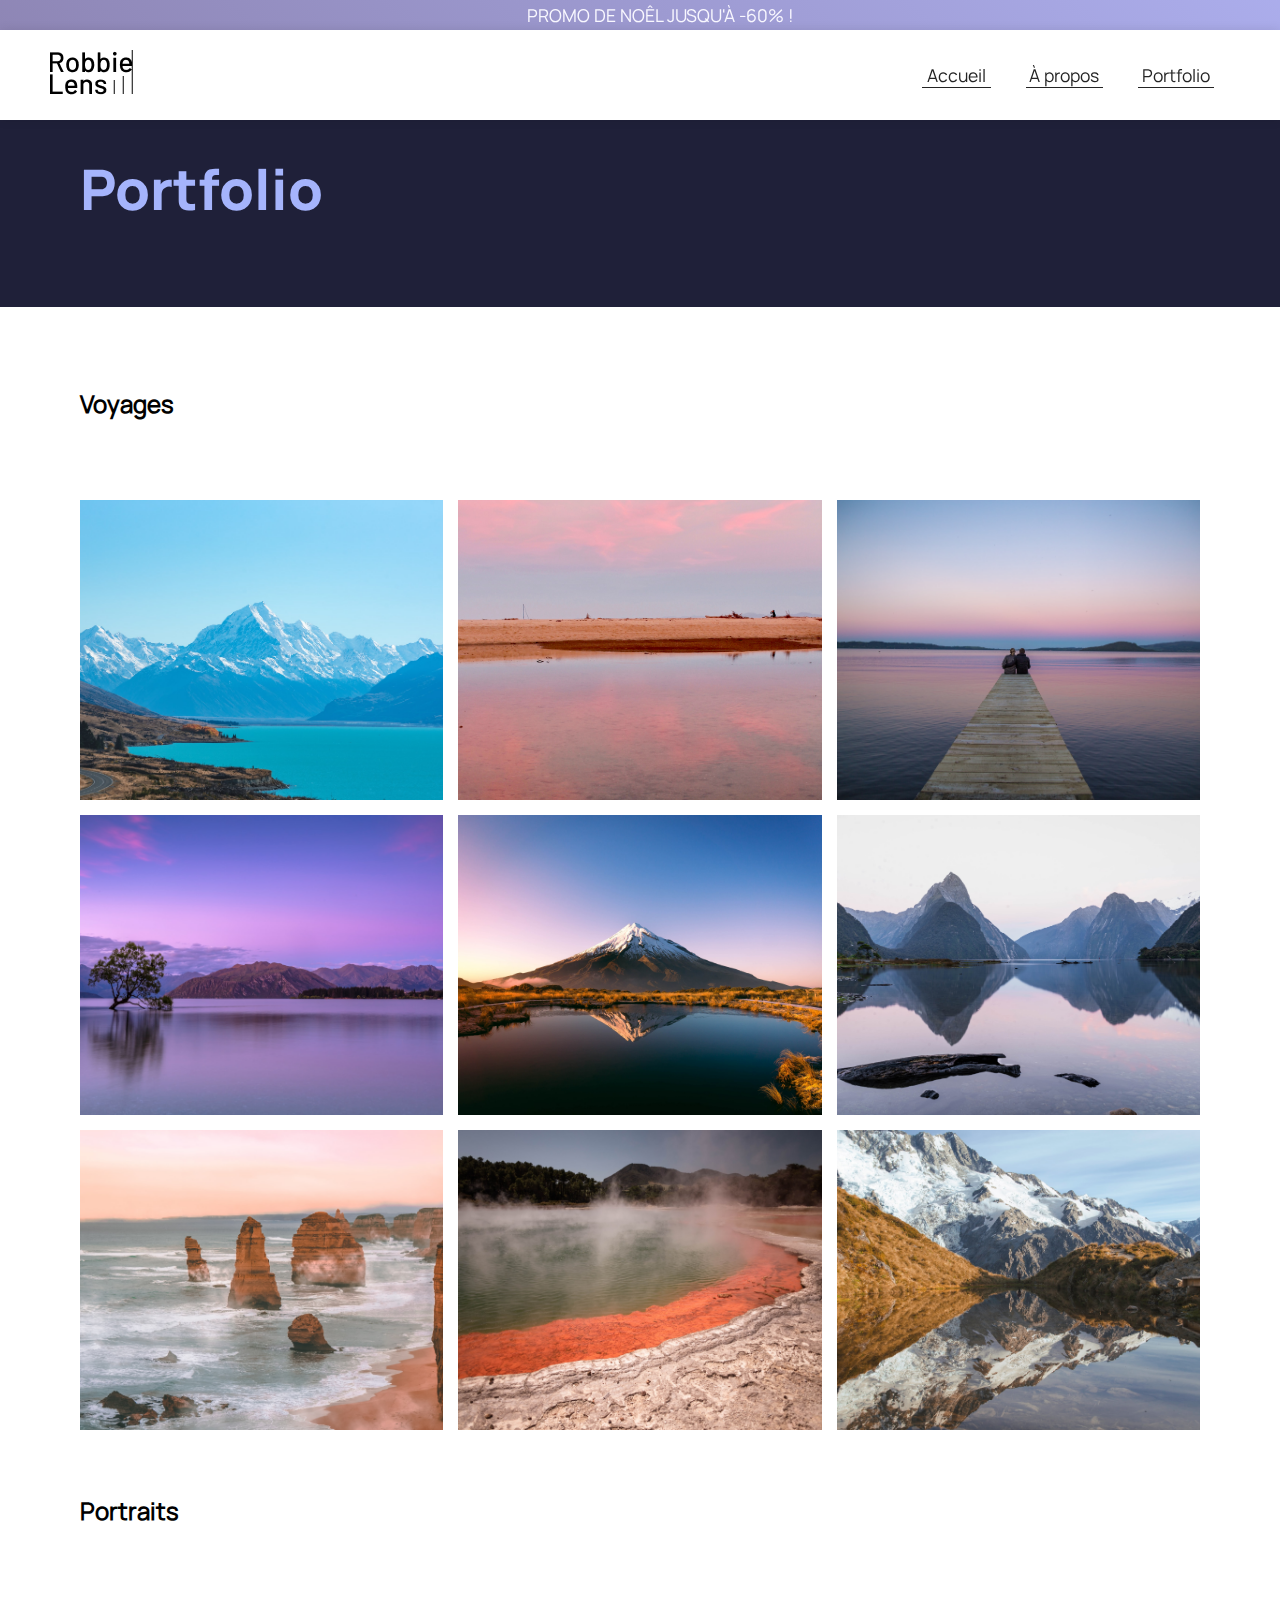
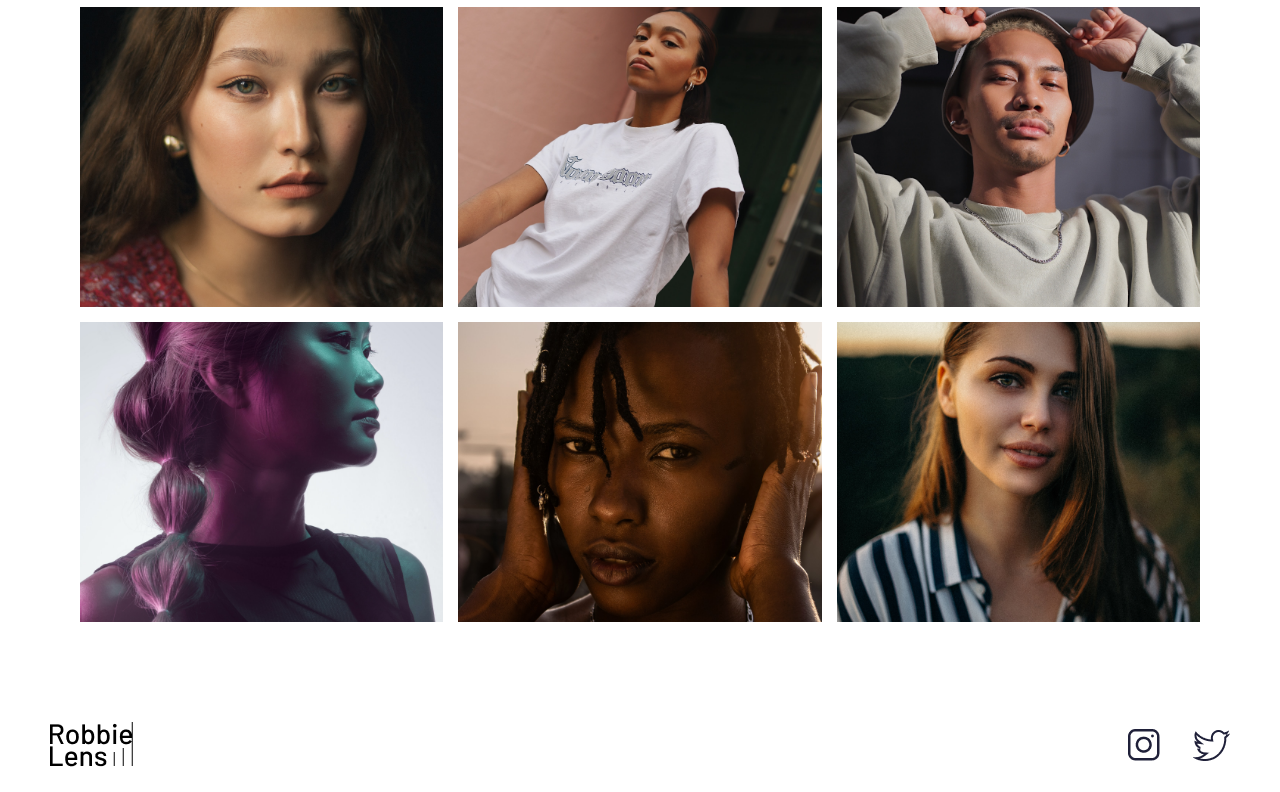
<file: assets/projet/robbie-photographe/portfolio.html>
<!DOCTYPE html>
<html lang="fr">
  <head>
    <meta charset="utf-8" />
    <title>Portfolio - Robbie Lens Photographie</title>
    <link
      href="/assets/projet/robbie-photographe/assets/styles/robbie.css"
      rel="stylesheet"
    />
    <link
      rel="stylesheet"
      href="/assets/projet/robbie-photographe/assets/styles/portfolio.css"
    />
  </head>

  <body>
    <header>
      <div class="topbar">
        <p>PROMO DE NOÊL JUSQU'À -60% !</p>
      </div>
      <nav>
        <span id="logo">
          <a href="index.html"
            ><img
              src="/assets/projet/robbie-photographe/assets/images/logo.png"
              alt="logo Robbie Lens Photographie"
          /></a>
        </span>
        <span id="nav-items">
          <a class="nav" href="index.html">Accueil</a>
          <a class="nav" href="a-propos.html">À propos</a>
          <a class="nav" href="portfolio.html">Portfolio</a>
        </span>
      </nav>
    </header>
    <main>
      <section>
        <h1>Portfolio</h1>
      </section>
      <section class="portfolio-section-photos">
        <h2>Voyages</h2>
        <!-- Créez ici votre grid Voyages -->
        <div class="grid-voyage">
          <a
            href="/assets/projet/robbie-photographe/assets/images/portfolio/paysage1.jpg"
            class="photo-container"
          >
            <img
              src="/assets/projet/robbie-photographe/assets/images/portfolio/paysage1.jpg"
              alt="Montagne et lac bleu azur"
            />
            <div class="photo-hover">Aggrandir l'image</div>
          </a>
          <a
            href="/assets/projet/robbie-photographe/assets/images/portfolio/paysage2.jpg"
            class="photo-container"
          >
            <img
              src="/assets/projet/robbie-photographe/assets/images/portfolio/paysage2.jpg"
              alt="desert aride"
            />
            <div class="photo-hover">Aggrandir l'image</div>
          </a>
          <a
            href="/assets/projet/robbie-photographe/assets/images/portfolio/paysage3.jpg"
            class="photo-container"
          >
            <img
              src="/assets/projet/robbie-photographe/assets/images/portfolio/paysage3.jpg"
              alt="deux amoureux sur un pontont"
            />
            <div class="photo-hover">Aggrandir l'image</div>
          </a>
          <a
            href="/assets/projet/robbie-photographe/assets/images/portfolio/paysage4.jpg"
            class="photo-container"
          >
            <img
              src="/assets/projet/robbie-photographe/assets/images/portfolio/paysage4.jpg"
              alt="lac au nuance de violet avec un arbre"
            />
            <div class="photo-hover">Aggrandir l'image</div>
          </a>
          <a
            href="/assets/projet/robbie-photographe/assets/images/portfolio/paysage5.jpg"
            class="photo-container"
          >
            <img
              src="/assets/projet/robbie-photographe/assets/images/portfolio/paysage5.jpg"
              alt="Mont fuji"
            />
            <div class="photo-hover">Aggrandir l'image</div>
          </a>
          <a
            href="/assets/projet/robbie-photographe/assets/images/portfolio/paysage6.jpg"
            class="photo-container"
          >
            <img
              src="/assets/projet/robbie-photographe/assets/images/portfolio/paysage6.jpg"
              alt="Montagne et lac calme sur ton gris"
            />
            <div class="photo-hover">Aggrandir l'image</div>
          </a>
          <a
            href="/assets/projet/robbie-photographe/assets/images/portfolio/paysage7.jpg"
            class="photo-container"
          >
            <img
              src="/assets/projet/robbie-photographe/assets/images/portfolio/paysage7.jpg"
              alt="Littoral normand"
            />
            <div class="photo-hover">Aggrandir l'image</div>
          </a>
          <a
            href="/assets/projet/robbie-photographe/assets/images/portfolio/paysage8.jpg"
            class="photo-container"
          >
            <img
              src="/assets/projet/robbie-photographe/assets/images/portfolio/paysage8.jpg"
              alt="source thermal"
            />
            <div class="photo-hover">Aggrandir l'image</div>
          </a>
          <a
            href="/assets/projet/robbie-photographe/assets/images/portfolio/paysage9.jpg"
            class="photo-container"
          >
            <img
              src="/assets/projet/robbie-photographe/assets/images/portfolio/paysage9.jpg"
              alt="source d'eau douce en montagne"
            />
            <div class="photo-hover">Aggrandir l'image</div>
          </a>
        </div>
        <h2>Portraits</h2>
        <!-- Créez ici votre grid Portraits -->
        <div class="grid-portrait">
          <a
            href="/assets/projet/robbie-photographe/assets/images/portfolio/portrait1.jpg"
            class="photo-container"
          >
            <img
              src="/assets/projet/robbie-photographe/assets/images/portfolio/portrait1.jpg"
              alt="Femme de proche"
            />
            <div class="photo-hover">Aggrandir l'image</div>
          </a>
          <a
            href="/assets/projet/robbie-photographe/assets/images/portfolio/portrait2.jpg"
            class="photo-container"
          >
            <img
              src="/assets/projet/robbie-photographe/assets/images/portfolio/portrait2.jpg"
              alt="Femme afro-americane"
            />
            <div class="photo-hover">Aggrandir l'image</div>
          </a>
          <a
            href="/assets/projet/robbie-photographe/assets/images/portfolio/portrait3.jpg"
            class="photo-container"
          >
            <img
              src="/assets/projet/robbie-photographe/assets/images/portfolio/portrait3.jpg"
              alt="Asiatique en bob sur nuance de kaki"
            />
            <div class="photo-hover">Aggrandir l'image</div>
          </a>
          <a
            href="/assets/projet/robbie-photographe/assets/images/portfolio/portrait4.jpg"
            class="photo-container"
          >
            <img
              src="/assets/projet/robbie-photographe/assets/images/portfolio/portrait4.jpg"
              alt="Tresse de cheveux et bas visage femme sur ton violet/vert"
            />
            <div class="photo-hover">Aggrandir l'image</div>
          </a>
          <a
            href="/assets/projet/robbie-photographe/assets/images/portfolio/portrait5.jpg"
            class="photo-container"
          >
            <img
              src="/assets/projet/robbie-photographe/assets/images/portfolio/portrait5.jpg"
              alt="femme afro qui se bouche les oreilles"
            />
            <div class="photo-hover">Aggrandir l'image</div>
          </a>
          <a
            href="/assets/projet/robbie-photographe/assets/images/portfolio/portrait6.jpg"
            class="photo-container"
          >
            <img
              src="/assets/projet/robbie-photographe/assets/images/portfolio/portrait6.jpg"
              alt="Femme Européenne en marinière"
            />
            <div class="photo-hover">Aggrandir l'image</div>
          </a>
        </div>
      </section>
    </main>
    <footer class="footer fond-blanc">
      <div class="logo">
        <a href="index.html"
          ><img
            src="/assets/projet/robbie-photographe/assets/images/logo.png"
            alt="logo Robbie Lens Photographie"
        /></a>
      </div>
      <div class="footer-nav">
        <a href="https://www.instagram.com" target="_blank" class="icon-lien"
          ><img
            src="/assets/projet/robbie-photographe/assets/images/instagram.png"
            alt="logo instagram"
        /></a>
        <a href="https://twitter.com/" target="_blank" class="icon-lien"
          ><img
            src="/assets/projet/robbie-photographe/assets/images/twitter.png"
            alt="logo twitter"
        /></a>
      </div>
    </footer>
  </body>
</html>
</file>
<file: assets/styles/style.css>
/* Paramètres généraux */
@font-face {
  font-family: "font-reg";
  src: url(../fonts/PlayfairDisplay-Regular.ttf);
}
@font-face {
  font-family: "font-bold";
  src: url(../fonts/PlayfairDisplay-ExtraBold.ttf);
}

* {
  padding: 0;
  margin: 0;
}
*::selection {
  background: #000101;
  color: #fefeff;
}
html {
  scroll-behavior: smooth;
}
body {
  font-family: "font-reg", serif;
  background: #101010;
  color: #fefeff;
  transition: 0.7s ease-in-out;
}
.wrapper {
  perspective: 900px;
}
.appear {
  opacity: 0;
  transform: translateY(100%) rotateX(-80deg);
  transform-origin: top center;
  transform-style: preserve-3d;
  transition: 0.8s cubic-bezier(0.215, 0.61, 0.355, 1);
}
.appear.is-inview {
  transition-delay: 1s;
  opacity: 1;
  transform: none;
}
h2 {
  font-size: calc(3rem + 5vw);
  text-align: center;
  color: rgb(181, 181, 181);
  font-family: "font-bold", serif;
  letter-spacing: 3px;
}
.title {
  font-size: calc(1.5rem + 5vw);
  letter-spacing: 0;
}
span {
  display: inline-block;
}
a,
a:visited {
  cursor: pointer;
  position: relative;
  text-decoration: none;
  color: #fefeff;
  transition: 0.1s linear;
  font-size: calc(0.8rem + 0.8vw);
}
a::after {
  content: "";
  position: absolute;
  width: 100%;
  background: #fefeff;
  height: 1px;
  bottom: -4px;
  left: 0;
  transform-origin: left;
}
a:hover {
  transform: scale(1.04);
  color: rgb(217, 217, 217);
}
a:hover::after {
  animation: animLink 1.4s infinite ease-in-out;
}
@keyframes animLink {
  50% {
    transform: scaleX(0.2);
  }
  100% {
    transform: scaleX(1);
  }
}
.img {
  height: 395px;
  width: 100vw;
  max-width: 395px;
  margin: 0 auto;
  filter: grayscale(100%);
  transition: 1.6s;
}
.img:hover {
  filter: grayscale(10%);
}
.line {
  height: 2px;
  width: 70%;
  margin: 0 auto;
  background: #000101;
  transition: 1s cubic-bezier(0.77, 0, 0.18, 1);
  transition-delay: 0.45s;
  opacity: 0;
  transform: scaleX(0);
}
.line-wrapper.is-inview .line {
  opacity: 1;
  transform: scaleX(1);
}

/* Paramètres par ordre d'apparition */
header {
  height: 100vh;
  position: relative;
  margin: 2vw 2vw 0;
}
.links {
  display: flex;
  justify-content: space-between;
  position: absolute;
  width: 100%;
  top: 0;
}
.flex-center {
  display: flex;
  flex-direction: column;
  justify-content: center;
  height: 100%;
}
#h1-wrapper {
  transition-delay: 0.3s;
}
h1 {
  font-size: calc(2rem + 8vw);
  font-family: "font-bold", serif;
  letter-spacing: 6px;
  line-height: 1;
  color: #fefeff;
}
header h2 {
  font-size: calc(1rem + 6.5vw);
  line-height: 1;
  text-align: left;
}
@media all and (max-width: 600px) {
  h1 {
    font-size: calc(2rem + 6vw);
    line-height: 1.9;
  }
  header h2 {
    font-size: calc(1rem + 4.5vw);
    line-height: normal;
    margin: 18px 0;
  }
}

#h2-1 {
  transition-delay: 0.9s;
}
#h2-2 {
  transition-delay: 1.2s;
}
.scroll-wrapper {
  position: absolute;
  left: 50%;
  transform: translateX(-50%);
  bottom: 3.5vw;
  color: rgb(196, 196, 196);
  font-size: calc(0.8rem + 0.5vw);
}
.about {
  margin: 400px 0 250px;
}
.img1 {
  background: url(../img/Giovan-1.png) top/cover;
}
.h2-wrapper {
  mix-blend-mode: exclusion;
  margin: -220px 0 200px;
}
.about p {
  width: 70%;
  min-width: 280px;
  text-align: center;
  margin: 0 auto;
  line-height: calc(7px + 4.5vw);
  font-size: calc(1rem + 1vw);
  letter-spacing: 1px;
}
.skills {
  margin: 200px 0 250px;
}
.skills h2 {
  margin-bottom: 150px;
}
.skills .wrapper {
  margin: 30px 0;
}
.skills .appear {
  text-align: center;
  transition-delay: 0.6s;
}
.skills p {
  font-size: calc(1rem + 6vw);
  font-family: "font-bold", serif;
  letter-spacing: 4px;
  background: #000101;
  color: #fefeff;
  display: inline-block;
  padding: 0 12px 12px;
}
.portfolio {
  margin: 200px 0;
}
.projects-container {
  margin-top: 100px;
}
.project {
  position: relative;
  width: 60vw;
  max-width: 600px;
  margin: 50px 5vw;
}
.project::before {
  content: "";
  position: absolute;
  height: 110%;
  width: 100%;
  top: -3px;
  background: #fefeff;
  transition: width 1s ease-out;
  transition-delay: 0.85s;
}
.project.is-inview::before {
  width: 0;
}
.project-right {
  margin: 0 6vw 0 auto;
}
.project-left {
  margin-left: 8vw;
}
.project img {
  transition: 0.4s ease-out;
  width: 100%;
}
.project:hover img {
  filter: brightness(20%);
}
.project:hover .project-infos {
  opacity: 1;
  transform: translate(0, -50%);
}
.project-infos {
  position: absolute;
  top: 50%;
  transform: translate(-50px, -50%);
  margin-left: 8vw;
  transition: 0.4s ease-out;
  opacity: 0;
}
.project-infos a {
  font-size: calc(1rem + 3vw);
}
.project-infos p {
  font-size: 2rem;
  margin-top: 1.5vw;
  color: #fefeff;
}
footer {
  margin: 150px 0 120px;
}
footer p {
  font-size: calc(1rem + 2vw);
  margin: 25px 0;
  text-align: center;
}
#l2 {
  transition-delay: 1.2s;
}
#l3 {
  transition-delay: 1.6s;
}
footer a {
  font-family: "font-bold", serif;
  color: #000101;
  font-size: calc(1rem + 2vw);
}
.img2 {
  background: url(../img/Giovan-2.png) center/cover;
}
</file>
<file: assets/projet/Gaming-campus/style.css>
@import url("https://fonts.googleapis.com/css2?family=Montserrat:wght@100;400;500;600;700;800;900&display=swap");
:root {
  --color1: #5f04aa;
  --color2: #fefefe;
}
* {
  margin: 0;
  padding: 0;
  box-sizing: border-box;
}
body {
  font-family: "Montserrat", sans-serif;
  background-color: #f5f5f5;
  color: rgb(26, 26, 26);
}

/* nav */
nav {
  max-width: 1400px;
  margin: 0 auto;
}
nav ul {
  display: flex;
  justify-content: space-between;
  align-items: center;
  list-style: none;
  font-weight: 700;
  text-transform: uppercase;
  font-size: 1.1rem;
  padding: 0 20px;
}
nav ul li {
  padding: 2rem 0;
  border-top: 3px solid transparent;
  transition: 0.2s ease-in-out;
  cursor: pointer;
}
nav ul li:hover {
  border-top: 3px solid var(--color1);
  color: var(--color1);
}
#language {
  background: rgb(219, 218, 218);
  padding: 10px 15px;
  border-radius: 20px;
  border: 0;
}
#language:hover {
  color: #fefefe;
  background: var(--color1);
}

/* header */
header {
  background: url(./assets/img/bg.jpg) 50% center/cover fixed;
}
.main-header {
  max-width: 1400px;
  margin: 0 auto;
  padding: 100px 20px;
  text-align: center;
}
#logo {
  width: 100%;
}
#logo img {
  width: 100%;
  max-width: 750px;
}
.main-header h1 {
  font-size: 1.8rem;
  text-transform: uppercase;
  color: #fefefe;
  margin: 30px 0;
}
.main-header button {
  text-transform: uppercase;
  background: transparent;
  border: 1px solid #fefefe;
  padding: 20px 45px;
  color: #fefefe;
  font-family: "montserrat", sans-serif;
  font-size: 1rem;
  font-weight: 700;
  letter-spacing: 4px;
  transition: 0.2s ease-in-out;
  cursor: pointer;
}
.main-header button:hover {
  background: #fefefe;
  border: 1px solid rgb(29, 29, 29);
  color: rgb(29, 29, 29);
}

.header-text {
  max-width: 1400px;
  margin: 0 auto;
  padding: 60px 20px;
  text-align: center;
  font-weight: 700;
  font-size: 1.4rem;
}

/* feature part */

.icon-part {
  background: rgb(26, 26, 26);
}
.icon-part-container {
  max-width: 1400px;
  margin: 0 auto;
  padding: 110px 20px;
  display: flex;
  justify-content: space-between;
}
.list-icon-part {
  display: flex;
  flex-direction: column;
  align-items: center;
}
.lip-logo {
  width: 100%;
}
.lip-logo img {
  min-width: 100px;
  width: 100%;
  max-width: 320px;
  display: block;
  margin: 0 auto 40px;
}
.list-icon-part h3 {
  font-size: 1.5rem;
  text-transform: uppercase;
  color: #fefefe;
  margin-bottom: 15px;
}
.list-icon-part p {
  color: #fefefe;
  font-size: 1.1rem;
  text-align: center;
  line-height: 1.5;
  padding: 0 30px;
  margin-bottom: 40px;
  font-weight: 500;
}
.list-icon-part button {
  text-transform: uppercase;
  background: transparent;
  border: 1px solid #fefefe;
  padding: 15px 45px;
  color: #fefefe;
  font-family: "montserrat", sans-serif;
  font-size: 1.1rem;
  font-weight: 700;
  transition: 0.2s ease-in-out;
  cursor: pointer;
}
.list-icon-part button:hover {
  background: var(--color2);
  border: 1px solid rgb(29, 29, 29);
  color: rgb(29, 29, 29);
}

/* news part */

.header-news {
  max-width: 1400px;
  margin: 0 auto;
  padding: 110px 20px 80px;
  display: grid;
  grid-template-columns: 70% 30%;
}
.header-news h2 {
  font-size: 2rem;
  text-transform: uppercase;
  margin-bottom: 10px;
  font-weight: 400;
}
.header-news p {
  font-size: 1.1rem;
  font-weight: 700;
}
.header-news button {
  text-transform: uppercase;
  background: transparent;
  border: 1px solid rgb(26, 26, 26);
  padding: 15px 45px;
  font-family: "montserrat", sans-serif;
  font-size: 1.1rem;
  font-weight: 600;
  transition: 0.2s ease-in-out;
  cursor: pointer;
}
.header-news button:hover {
  background: var(--color1);
  border: 1px solid var(--color1);
  color: #fefefe;
}
.main-news {
  padding-bottom: 100px;
}
.main-news-container {
  max-width: 1400px;
  margin: 0 auto;
  padding: 0 20px;
  display: grid;
  grid-template-columns: repeat(3, 1fr);
  gap: 15%;
}
.news {
  position: relative;
}
.mn-pic {
  margin-bottom: 30px;
  display: block;
}
.mn-pic img {
  display: block;
  margin: 0 auto;
  width: 100%;
  border-radius: 5px;
  box-shadow: 0 0 10px rgba(0, 0, 0, 0.5);
}
.main-news-container h4 {
  font-size: 1.2rem;
  margin-bottom: 20px;
  font-weight: 700;
}
.main-news-container p {
  font-size: 0.9rem;
  line-height: 1.7;
  font-weight: 600;
  margin-bottom: 50px;
}
.link {
  position: absolute;
  bottom: 0;
}
.link a {
  text-transform: uppercase;
  font-family: "montserrat", sans-serif;
  font-weight: 600;
  cursor: pointer;
  text-decoration: none;
  color: var(--color1);
  transition: 0.2s ease-in-out;
}
.link a:hover {
  text-decoration: underline;
}

/* contact */

.contact {
  background: white;
}
.contact-container {
  max-width: 1400px;
  margin: 0 auto;
}
.contact-list {
  display: flex;
  justify-content: space-between;
}
.list {
  flex: 0 0 25%;
  width: 25%;
  padding: 80px 20px 50px;
}
#contact-img {
  width: 100%;
}
#contact-img img {
  width: 100%;
  max-width: 200px;
  display: block;
  margin: 0 auto;
}
.list h5 {
  font-size: 1.3rem;
  text-transform: uppercase;
  margin-bottom: 20px;
  font-weight: 700;
}
.list h6 {
  font-size: 1rem;
  font-weight: 600;
  margin-bottom: 10px;
}
.infos-p {
  list-style: none;
}
.infos-p li {
  font-size: 0.9rem;
  margin-bottom: 20px;
}
.infos-p li a {
  text-decoration: none;
  color: var(--color1);
  transition: 0.2s ease-in-out;
}
.infos-p li a:hover {
  text-decoration: underline;
}
.list p {
  font-weight: 700;
  margin-bottom: 20px;
}
.list a {
  text-decoration: none;
  color: var(--color1);
  font-weight: 700;
  transition: 0.2s ease-in-out;
}
.list a:hover {
  text-decoration: underline;
}
.network {
  margin-top: 40px;
  margin-bottom: 10px !important;
}
.footer-logos {
  width: 130px;
  display: flex;
  justify-content: space-between;
  align-items: center;
  margin-bottom: 50px;
}
.footer-logos i {
  cursor: pointer;
}
.footer-logos i:hover {
  color: var(--color1);
}
.fab {
  font-weight: 900;
}
.copyright {
  margin-bottom: 5px !important;
}
.contact-medias {
  position: relative;
  display: grid;
  grid-template-columns: 30% 70%;
  align-items: center;
  margin-bottom: 30px;
  padding-top: 60px;
}
.contact-medias::before {
  content: "";
  position: absolute;
  width: 80%;
  height: 1px;
  background: #e0e0e0;
  top: 0;
  left: 50%;
  transform: translateX(-50%);
}
.medias-logos {
  width: 100%;
  display: flex;
  justify-content: space-around;
  align-items: center;
}
.medias-text {
  display: flex;
  flex-direction: column;
  justify-content: center;
}
.medias-text h3 {
  font-size: 1.2rem;
  text-transform: uppercase;
  margin-bottom: 20px;
  font-weight: 700;
}
.medias-text p {
  font-size: 1.1rem;
  font-weight: 700;
  margin-bottom: 20px;
}
footer {
  background: rgb(26, 26, 26);
  padding: 30px 20px 40px;
}
footer h3 {
  font-size: 1.6rem;
  text-transform: uppercase;
  font-weight: 500;
  color: #fefefe;
  max-width: 1300px;
  margin: 0 auto;
  text-align: center;
  padding-bottom: 40px;
}
footer ul {
  list-style: none;
  display: flex;
  justify-content: space-around;
  align-items: center;
  max-width: 1300px;
  margin: 0 auto;
  padding: 0 20px;
}

/* media queries */

@media screen and (max-width: 1150px) {
  nav {
    display: none;
  }
  .main-header {
    padding: 50px 20px;
  }
  .main-header h1 {
    font-size: 1.2rem;
  }
  .main-header button {
    font-size: 0.8rem;
    letter-spacing: 1px;
    padding: 10px 20px;
  }
  .header-text p {
    font-size: 1.1rem;
  }
  header {
    background: url("./assets/img/bg.jpg") no-repeat center center/cover;
  }
  .icon-part-container {
    flex-direction: column;
    padding: 50px 20px;
  }
  .lip-logo {
    width: 100%;
    max-width: 200px;
    margin: 0 auto;
  }
  .list-icon-part {
    padding-bottom: 40px;
  }
  .list-icon-part h3 {
    font-size: 1.2rem;
  }
  .list-icon-part p {
    font-size: 0.9rem;
    padding: 0;
  }
  .list-icon-part button {
    font-size: 0.9rem;
    padding: 10px 25px;
  }
  .header-news {
    grid-template-columns: 1fr;
    padding: 50px 20px;
  }
  .left-part,
  .right-part {
    text-align: center;
  }
  .left-part h2 {
    font-size: 1.3rem;
  }
  .left-part p {
    font-size: 0.9rem;
    margin-bottom: 20px;
  }
  .right-part button {
    font-size: 0.9rem;
    padding: 10px 25px;
  }
  .main-news-container {
    grid-template-columns: 1fr;
    padding: 50px 20px;
    gap: 60px;
  }
  .main-news {
    padding: 0;
  }
  .mn-pic img {
    width: 100%;
    max-width: 250px;
  }
  .main-news-container h4 {
    font-size: 1rem;
  }
  .main-news-container p {
    font-size: 0.8rem;
  }
  .main-news-container a {
    font-size: 0.8rem;
  }
  .contact {
    display: none;
  }
  footer {
    padding: 30px 20px 70px;
  }
  footer h3 {
    font-size: 1.2rem;
    padding-bottom: 20px;
  }
  footer ul {
    padding: 0;
  }
  footer ul li {
    width: 100%;
    height: 100%;
    padding: 0 2px;
  }
  footer ul li img {
    height: 100%;
    width: 100%;
    max-width: 50px;
  }
}
</file>
<file: assets/projet/helium/style.css>
@import url("https://fonts.googleapis.com/css2?family=Inter:wght@300;400;600;700;900&display=swap");
:root {
  --color1: #fefefe;
  --color2: #474dff;
}
* {
  margin: 0;
  padding: 0;
  box-sizing: border-box;
  cursor: none;
}
body {
  font-family: "Inter", sans-serif;
  background: #1d1d1d;
  color: var(--color1);
  overflow: hidden;
}

li {
  z-index: 4;
}

button {
  z-index: 4;
}

/* Navbar */

nav {
  display: flex;
  justify-content: space-between;
  align-items: center;
  padding: 20px 30px;
  max-width: 1375px;
  margin: 0 auto;
}
nav h2 {
  font-weight: 600;
  font-size: 1.4rem;
}
nav ul {
  width: 50%;
  display: flex;
  justify-content: space-between;
  list-style: none;
}
nav ul li {
  font-size: 0.9rem;
  transition: color 0.2s ease-in-out;
}
nav ul li:hover {
  color: var(--color2);
  transform: scale(1.1);
}

/* header */

.header {
  display: flex;
  justify-content: space-between;
  align-items: center;
  max-width: 1375px;
  margin: 40px auto 0;
}
.header-left {
  min-width: 50%;
  padding: 0 30px;
}
.header-left h1 {
  font-size: 4.2rem;
  font-weight: 600;
  margin-bottom: 15px;
}
.header-left h3 {
  font-size: 1.6rem;
  font-weight: 600;
  margin-bottom: 10px;
  color: var(--color2);
}
.header-left p {
  font-size: 0.75rem;
  font-weight: 400;
  margin-bottom: 20px;
}
.header-right {
  padding: 0 30px;
}
.header-right img {
  width: 100%;
  height: 100%;
  object-fit: cover;
}

/* infos */

.infos {
  display: flex;
  justify-content: space-between;
  max-width: 1375px;
  margin: 40px auto 2px;
  background: #0d0d0d;
  border-radius: 10px;
  padding: 15px;
}
.infos h3 {
  font-weight: 600;
  margin-bottom: 15px;
}
.btn-container {
  display: flex;
  width: 100%;
  height: 80%;
  flex-direction: column;
  align-items: center;
  gap: 10px;
}
.btn-container button {
  width: 150px;
  height: 35px;
  border: none;
  border-radius: 10px;
  background: var(--color2);
  color: var(--color1);
  font-weight: 600;
  transition: background 0.2s ease-in-out;
  font-family: "Inter", sans-serif;
}
.btn-container button:hover {
  background: var(--color1);
  color: var(--color2);
}
.infos-right {
  width: 67%;
}
.img-container {
  width: 100%;
  height: 100%;
  display: flex;
  align-items: center;
  justify-content: space-around;
  margin-top: 40px;
}
.img-container img {
  height: 60px;
}

/* Media query */

@media screen and (max-width: 1200px) {
  .header-left {
    padding: 0 10px 0 30px;
  }
  .header-left h1 {
    font-size: 2.7rem;
    letter-spacing: -2px;
  }
  .header-left h3 {
    font-size: 1.4rem;
  }
  .img-container img {
    height: 40px;
  }
}

@media screen and (max-width: 720px) {
  nav ul {
    width: 60%;
  }
  nav ul li {
    font-size: 0.7rem;
  }
  .header {
    flex-direction: column;
  }
  .header-left {
    min-width: 100%;
    padding: 0 30px;
  }
  .header-left h1 {
    font-size: 2.2rem;
    letter-spacing: -2px;
  }
  .header-left h3 {
    font-size: 1.2rem;
    letter-spacing: -1px;
  }
  .header-left p {
    font-size: 0.6rem;
  }
  .header-right img {
    width: 70%;
    max-width: 500px;
    margin: 0 auto;
    display: block;
  }
  .infos {
    flex-direction: column;
    align-items: center;
    gap: 20px;
  }
  .infos-right {
    width: 100%;
    margin-bottom: 20px;
  }
  .infos-right h3 {
    text-align: center;
  }
  .img-container img {
    height: 30px;
  }
}

.rond1 {
  position: absolute;
  width: 15px;
  height: 15px;
  border-radius: 50%;
  background: #474dffaf;
  z-index: 3;
  transform: translate(-50%, -50%);
}

.rond2 {
  position: absolute;
  width: 50px;
  height: 50px;
  border-radius: 50%;
  background: #fefefe;
  z-index: 2;
  transform: translate(-50%, -50%);
  mix-blend-mode: difference;
  transition: 0.1s ease-out;
}

.rond3 {
  position: absolute;
  width: 100px;
  height: 100px;
  border-radius: 50%;
  background: #0d0d0d7f;
  z-index: 1;
  transform: translate(-50%, -50%);
  transition: 0.2s ease-out;
}
</file>
<file: assets/projet/le-resto/assets/styles/index.css>
@font-face {
  font-family: "font1";
  src: url(/assets/projet/le-resto/assets/font/Roboto-Light.ttf);
}
@font-face {
  font-family: "font2";
  src: url(/assets/projet/le-resto/assets/font/Allura-Regular.ttf);
}
@font-face {
  font-family: "font3";
  src: url(/assets/projet/le-resto/assets/font/Poppins-Medium.ttf);
}
* {
  margin: 0;
  padding: 0;
  box-sizing: border-box;
}

body {
  font-family: "font1";
  background-color: #21201e;
}

h1,
h2,
h3,
h4,
h5,
h6 {
  font-family: "font3";
  text-transform: uppercase;
}

ul {
  list-style: none;
}

a {
  text-decoration: none;
  color: #eeeeee;
}

.font2 {
  font-family: "font2";
  text-transform: none;
  color: #a67245;
}

.flex {
  display: flex;
  justify-content: center;
  align-items: center;
}

.flex2 {
  display: flex;
  justify-content: center;
}

.flex3 {
  display: flex;
  align-items: center;
}

@keyframes animlink {
  50% {
    transform: scaleX(0.2);
  }
  100% {
    transform: scaleX(1);
  }
}
header {
  background: url(/assets/projet/le-resto/assets/img/bg-slider-06.jpg) no-repeat center center/cover;
  height: 100vh;
}
header .navbar {
  max-width: 1400px;
  width: 100%;
  margin: 0 auto;
  padding: 25px 20px 0;
  display: flex;
  justify-content: space-between;
  align-items: center;
  position: absolute;
  top: 0;
  left: 50%;
  transform: translateX(-50%);
}
header .navbar .logo {
  font-size: 1.5rem;
  cursor: pointer;
  width: 17%;
}
header .navbar .logo h1 {
  color: #eeeeee;
}
header .navbar ul {
  display: flex;
  justify-content: space-between;
  align-items: center;
  width: 70%;
}
header .navbar ul li {
  cursor: pointer;
  text-transform: uppercase;
  font-size: 0.9rem;
}
header .navbar ul li a {
  padding: 10px 0;
  border-bottom: 2px solid transparent;
  transition: color 0.2s ease-in-out, border-bottom 0.2s ease-in-out;
  position: relative;
}
header .navbar ul li a::after {
  content: "";
  position: absolute;
  width: 0;
  height: 1px;
  background: #a67245;
  transition: 0.2s ease-in-out infinite;
  transform-origin: left;
  left: 0;
  bottom: 0;
}
header .navbar ul li a:hover {
  color: #a67245;
}
header .navbar ul li a:hover:hover::after {
  animation: animlink 1.4s ease-in-out infinite;
  width: 100%;
}
@media screen and (max-width: 850px) {
  header .navbar ul {
    display: none;
  }
}
header .navbar .icons {
  display: flex;
  justify-content: flex-end;
  align-items: center;
  gap: 25px;
  width: 13%;
  color: #eeeeee;
}
header .navbar .icons i {
  cursor: pointer;
  transition: color 0.2s ease-in-out;
}
header .navbar .icons i:hover {
  color: #a67245;
}
@media screen and (max-width: 850px) {
  header .navbar {
    padding: 25px 40px 0;
  }
}
header .hero {
  height: 100%;
  display: flex;
  justify-content: center;
  align-items: center;
}
header .hero .hero-text {
  text-align: center;
  margin-bottom: 40px;
}
header .hero .hero-text h1 {
  font-size: 4rem;
  color: #eeeeee;
  letter-spacing: 12px;
  line-height: 0.8;
  margin-bottom: 50px;
}
@media screen and (max-width: 850px) {
  header .hero .hero-text h1 {
    font-size: 2.5rem;
  }
}
header .hero .hero-text h2 {
  font-size: 3.8rem;
  letter-spacing: normal;
  font-weight: 400;
  line-height: 0.6;
}
@media screen and (max-width: 850px) {
  header .hero .hero-text h2 {
    font-size: 2.3rem;
    margin-bottom: 40px;
  }
}
header .hero .hero-text img {
  width: 35px;
  margin-bottom: 50px;
}
header .hero .hero-text p {
  font-size: 0.95rem;
  color: #eeeeee;
  margin-bottom: 30px;
  text-transform: uppercase;
  letter-spacing: 8px;
}

.discover {
  display: grid;
  grid-template-columns: 50% 50%;
}
.discover .left-part {
  text-align: center;
  background-color: #eeeeee;
  color: #21201e;
}
.discover .left-part .flex-dashed {
  margin: 20px;
  padding: 20px;
  border: 1px dashed #a67245;
}
.discover .left-part h2 {
  font-size: 2.5rem;
  line-height: 0.7;
  font-weight: 300;
  margin-top: 20px;
}
.discover .left-part h3 {
  font-size: 1.5rem;
  line-height: 1;
  font-weight: 800;
  margin-bottom: 30px;
}
.discover .left-part .couvert {
  width: 35px;
  margin-bottom: 30px;
}
.discover .left-part p {
  font-size: 1.25rem;
  font-weight: 300;
  margin-bottom: 35px;
}
.discover .left-part img {
  border-radius: 50%;
  width: 100px;
}
.discover .left-part .cooker {
  text-transform: none;
  margin-top: 20px;
  font-size: 1.1rem;
  font-weight: 300;
}
.discover .left-part .poste {
  text-transform: uppercase;
  font-size: 0.85rem;
  font-weight: 900;
  color: #b6b6b6;
}
.discover .right-part {
  background: url(/assets/projet/le-resto/assets/img/store-01.jpg) center/cover;
}
@media screen and (max-width: 768px) {
  .discover .right-part {
    display: none;
  }
}
@media screen and (max-width: 768px) {
  .discover {
    grid-template-columns: 100%;
  }
}

.menu {
  padding: 0 20px 150px;
}
.menu h3 {
  font-size: 2.5rem;
  line-height: 1;
  font-weight: 500;
  margin: 70px 0 30px;
  text-align: center;
}
.menu .couvert {
  display: block;
  margin: 0 auto 30px;
  width: 35px;
}
.menu .menu-container {
  max-width: 1000px;
  margin: 0 auto;
}
.menu ul {
  display: flex;
  justify-content: space-around;
  align-items: center;
}
.menu ul li {
  font-size: 1.25rem;
  margin: 0 0 35px;
  padding: 10px 0;
  cursor: pointer;
  color: #eeeeee;
  transition: all 0.3s ease-in-out;
  position: relative;
}
.menu ul li::after {
  content: "";
  display: block;
  position: absolute;
  width: 100%;
  height: 1px;
  background: #eeeeee;
  transition: 0.2s ease-in-out infinite;
  transform-origin: left;
  left: 0;
  bottom: 0px;
}
.menu ul li:hover {
  color: #a67245;
  transform: scale(1.1);
}
.menu ul li:hover::after {
  background-color: #a67245;
  animation: animlink 1.4s ease-in-out infinite;
}
@media screen and (max-width: 768px) {
  .menu ul li {
    font-size: 0.9rem;
  }
}

.carte {
  display: flex;
  max-width: 1000px;
  margin: 0 auto;
  justify-content: space-between;
  align-items: center;
  background: #eeeeee;
  padding: 20px 0;
  border-top: 5px solid #a67245;
}
.carte .left-cart {
  width: 50%;
  padding: 0 20px;
}
.carte .right-cart {
  width: 50%;
  padding: 0 20px;
}
.carte .plat {
  display: flex;
  justify-content: space-between;
  align-items: center;
  padding: 40px 10px;
  border-bottom: 1px dashed #b6b6b6;
}
.carte .plat .img-text {
  display: flex;
  -moz-column-gap: 20px;
       column-gap: 20px;
  align-items: center;
  width: 85%;
}
.carte .plat .img-text img {
  border-radius: 50%;
}
.carte .plat .img-text h4 {
  font-weight: 900;
  font-size: 1.1rem;
  letter-spacing: -1px;
  color: #21201e;
  margin-bottom: 5px;
  line-height: 1;
  font-family: "font1", sans-serif;
}
.carte .plat .img-text p {
  font-size: 1.3rem;
  font-weight: 300;
  color: #21201e;
}
@media screen and (max-width: 768px) {
  .carte .plat .img-text p {
    font-size: 1.2rem;
  }
}
.carte .plat .price {
  font-size: 1.3rem;
  font-weight: 800;
  color: #a67245;
}
@media screen and (max-width: 768px) {
  .carte {
    flex-direction: column;
  }
  .carte .left-cart {
    width: 100%;
  }
  .carte .right-cart {
    width: 100%;
  }
}

.section-menu {
  position: relative;
}
.section-menu .background-fun {
  background: url(/assets/projet/le-resto/assets/img/bg-menu-01.jpg) center/cover;
  height: 80vh;
  width: 100%;
  position: absolute;
  bottom: 0;
  left: 0;
  z-index: -1;
}

.reservation {
  padding: 0 20px;
}

.gird {
  display: grid;
  grid-template-columns: 30% 70%;
  max-width: 1300px;
  margin: 80px auto 150px;
}
@media screen and (max-width: 1100px) {
  .gird {
    grid-template-columns: 100%;
  }
}
.gird .left-reservation {
  background: #000;
  padding: 30px;
}
.gird .left-reservation .dashed {
  border: 1px dashed #eeeeee;
  padding: 40px;
}
.gird .left-reservation h3 {
  font-size: 1.7rem;
  line-height: 0.8;
  font-weight: 900;
  text-align: center;
  color: #eeeeee;
  letter-spacing: 3px;
  margin-bottom: 40px;
}
.gird .left-reservation h3 .font2 {
  font-size: 2.9rem;
  font-weight: 300;
  color: #a67245;
}
.gird .left-reservation img {
  display: block;
  margin: 0 auto;
  margin-bottom: 50px;
}
.gird .left-reservation h4 {
  font-size: 1.25rem;
  line-height: 1;
  font-weight: 300;
  text-align: center;
  color: #a67245;
  margin-bottom: 20px;
}
.gird .left-reservation h4:last-child {
  margin-bottom: 0px;
}
.gird .left-reservation p {
  font-size: 1.1rem;
  line-height: 1.2;
  font-weight: 300;
  text-align: center;
  color: #eeeeee;
  margin-bottom: 50px;
}
.gird .right-reservation {
  background: #eeeeee;
  padding: 30px;
  display: flex;
  flex-direction: column;
  justify-content: center;
  align-items: center;
}
.gird .right-reservation h3 {
  font-size: 2rem;
  line-height: 0.8;
  font-weight: 900;
  text-align: center;
  margin-bottom: 40px;
}
.gird .right-reservation h3 .font2 {
  font-size: 2.9rem;
  font-weight: 300;
}
.gird .right-reservation img {
  display: block;
  margin: 0 auto;
  margin-bottom: 50px;
}
.gird .right-reservation .form {
  display: grid;
  grid-template-columns: 1fr 1fr 1fr;
  padding: 0 60px;
  gap: 30px;
}
@media screen and (max-width: 768px) {
  .gird .right-reservation .form {
    grid-template-columns: 1fr;
    padding: 0;
  }
}
.gird .right-reservation .form input,
.gird .right-reservation .form select,
.gird .right-reservation .form input:active,
.gird .right-reservation .form input:focus-visible,
.gird .right-reservation .form select:active,
.gird .right-reservation .form select:focus-visible {
  background: transparent;
  padding: 10px 0px;
  border: none;
  border-bottom: #b6b6b6 1px solid;
  font-size: 1rem;
  outline: none;
}
.gird .right-reservation .form #date,
.gird .right-reservation .form #time,
.gird .right-reservation .form select {
  cursor: pointer;
}
.gird .right-reservation button {
  margin: 0 auto;
  display: block;
  margin-top: 50px;
  padding: 15px 40px;
  text-transform: uppercase;
  letter-spacing: 3px;
  font-size: 1.1rem;
  font-weight: 700;
  background: #21201e;
  color: #eeeeee;
  border-radius: 100px;
  border: none;
  transition: 0.3s ease-in-out;
  cursor: pointer;
}
.gird .right-reservation button:hover {
  background: #a67245;
  transform: scale(1.1);
}

@media screen and (max-width: 850px) {
  .event {
    display: none;
  }
}
.event h3 {
  font-size: 2.5rem;
  line-height: 1;
  font-weight: 900;
  text-align: center;
  margin-bottom: 40px;
  color: #eeeeee;
  letter-spacing: 2px;
}
.event h3 .font2 {
  font-size: 2.9rem;
  font-weight: 300;
}
.event img {
  display: block;
  margin: 0 auto;
  margin-bottom: 50px;
}
.event .gird-event {
  display: grid;
  grid-template-columns: 1fr 0.7fr 1.3fr;
  grid-template-rows: 1fr 1fr;
  gap: 30px 30px;
  grid-template-areas: "e1 e1 e3" "e2 e2 e3";
  max-width: 1200px;
  margin: 0 auto;
}
.event .gird-event .event1 {
  grid-area: e1;
}
.event .gird-event .event2 {
  grid-area: e2;
}
.event .gird-event .event3 {
  grid-area: e3;
}
.event .gird-event .left-event {
  display: flex;
  gap: 25px;
  align-items: center;
  background: #eeeeee;
}
.event .gird-event .left-event .img-event {
  width: 40%;
  position: relative;
}
.event .gird-event .left-event .img-event img {
  width: 100%;
  -o-object-fit: cover;
     object-fit: cover;
  margin: 0;
  height: 100%;
}
.event .gird-event .left-event .date-event {
  position: absolute;
  background: #21201e;
  left: 20;
  top: 50%;
  left: 50%;
  transform: translate(-50%, -50%);
  height: 100px;
  width: 100px;
  display: flex;
  flex-direction: column;
  justify-content: center;
  align-items: center;
}
.event .gird-event .left-event .date-event h4 {
  font-size: 2.2rem;
  line-height: 1;
  font-weight: 300;
  color: #eeeeee;
}
.event .gird-event .left-event .date-event p {
  font-size: 1.2rem;
  line-height: 1;
  font-weight: 300;
  color: #eeeeee;
}
.event .gird-event .left-event .text-event h4 {
  font-size: 1.5rem;
  line-height: 1;
  font-weight: 300;
  color: #21201e;
  margin-bottom: 30px;
  text-transform: none;
  text-indent: 15px;
  font-family: "font1", sans-serif;
}
.event .gird-event .left-event .text-event p {
  font-size: 1rem;
  line-height: 1.2;
  font-weight: 300;
  color: #b6b6b6;
  margin-bottom: 30px;
}
.event .gird-event .left-event .text-event a {
  font-size: 1rem;
  font-weight: 700;
  color: #21201e;
  transition: 0.3s ease-in-out;
  text-transform: uppercase;
  letter-spacing: 2px;
}
.event .gird-event .left-event .text-event a:hover {
  color: #a67245;
}
.event .gird-event .event3 {
  background: url(/assets/projet/le-resto/assets/img/event-03.jpg);
  background-size: cover;
  background-position: center;
  display: flex;
  justify-content: center;
  align-items: center;
}
.event .gird-event .event3 .text-event3 {
  background: #eeeeee;
  height: 88%;
  width: 88%;
  position: relative;
}
.event .gird-event .event3 .text-event3 .date-event3 {
  position: absolute;
  background: #21201e;
  left: 20;
  top: 0;
  left: 50%;
  transform: translate(-50%, 0);
  height: 100px;
  width: 100px;
  display: flex;
  flex-direction: column;
  justify-content: center;
  align-items: center;
}
.event .gird-event .event3 .text-event3 .date-event3 h4 {
  font-size: 2.2rem;
  line-height: 1;
  font-weight: 300;
  color: #eeeeee;
  margin: 0;
}
.event .gird-event .event3 .text-event3 .date-event3 p {
  font-size: 1.2rem;
  line-height: 1;
  font-weight: 300;
  color: #eeeeee;
  margin: 0;
}
.event .gird-event .event3 .text-event3 h4 {
  font-size: 1.5rem;
  line-height: 1;
  font-weight: 300;
  color: #21201e;
  margin-bottom: 30px;
  text-transform: none;
  text-align: center;
  margin-top: 35%;
  font-family: "font1", sans-serif;
}
.event .gird-event .event3 .text-event3 p {
  font-size: 1rem;
  line-height: 1.2;
  font-weight: 300;
  color: #b6b6b6;
  margin-bottom: 30px;
  text-align: center;
}
.event .gird-event .event3 .text-event3 a {
  font-size: 1rem;
  font-weight: 700;
  color: #21201e;
  transition: 0.3s ease-in-out;
  text-transform: uppercase;
  letter-spacing: 2px;
  display: block;
  text-align: center;
  margin-top: 70px;
}
.event .gird-event .event3 .text-event3 a:hover {
  color: #a67245;
}

.section-about {
  position: relative;
  padding: 200px 20px 300px;
}
@media screen and (max-width: 768px) {
  .section-about {
    padding: 0 20px 200px;
  }
}
.section-about .background-about {
  position: absolute;
  bottom: 0;
  left: 0;
  width: 100%;
  height: 440px;
  background: url(/assets/projet/le-resto/assets/img/gmap.jpg);
  background-size: cover;
  background-position: center;
  z-index: -1;
}

.about {
  max-width: 1200px;
  margin: 0 auto;
  background: #eeeeee;
  padding: 80px 30px;
  position: relative;
}
.about img {
  position: absolute;
  top: -40px;
  left: 50%;
  transform: translate(-50%, 0);
  border-radius: 50%;
  width: 80px;
}
.about p {
  font-size: 1.3rem;
  line-height: 2;
  font-weight: 300;
  margin-bottom: 40px;
  text-align: center;
}
.about h3 {
  font-size: 2rem;
  line-height: 1;
  font-weight: 300;
  margin-bottom: 10px;
  text-align: center;
  text-transform: none;
  font-family: "font1", sans-serif;
}
.about .metier {
  color: #a67245;
  margin: 0;
}
@media screen and (max-width: 768px) {
  .about p {
    font-size: 1rem;
  }
  .about h3 {
    font-size: 1.5rem;
  }
}

footer {
  background: url(/assets/projet/le-resto/assets/img/bg-footer.jpg) no-repeat center/cover;
}
footer .footer {
  max-width: 1200px;
  margin: 0 auto;
}
footer .left-footer {
  width: 50%;
  padding: 60px 60px 60px 0;
}
footer .left-footer h3 {
  font-size: 3rem;
  margin-bottom: 10px;
  font-weight: 300;
}
footer .left-footer p {
  font-size: 1.1rem;
  margin-bottom: 20px;
  font-weight: 300;
  line-height: 2;
  color: #eeeeee;
}
footer .right-footer {
  width: 50%;
  padding: 60px 0 60px 60px;
  display: flex;
  flex-direction: column;
  justify-content: space-around;
}
footer .right-footer .newsletter h3 {
  color: #eeeeee;
  margin-bottom: 15px;
  font-weight: 900;
  font-family: "font1", sans-serif;
}
footer .right-footer .newsletter input {
  width: 60%;
  padding: 10px 20px;
  border: 1px solid #352c24;
  background: transparent;
  color: #eeeeee;
  font-size: 1rem;
  font-weight: 300;
  outline: none;
}
footer .right-footer .social h3 {
  color: #eeeeee;
  margin-right: 10px;
  font-family: "font1", sans-serif;
  font-weight: 900;
}
footer .right-footer .flex-social {
  display: flex;
  align-items: center;
  justify-content: space-around;
  width: 50%;
}
footer .right-footer .flex-social a {
  color: #595956;
  transition: color 0.3s ease-in-out, transform 0.3s ease-in-out;
}
footer .right-footer .flex-social a:hover {
  color: #eeeeee;
  transform: scale(1.1);
}

@media screen and (max-width: 768px) {
  footer {
    background-position: right;
  }
  .flex2 {
    flex-direction: column;
  }
  .flex2 .left-footer {
    display: none;
  }
  .flex2 .right-footer {
    width: 100%;
    padding: 60px;
  }
  .flex2 .right-footer input {
    margin-bottom: 60px;
    min-width: 200px;
  }
}/*# sourceMappingURL=index.css.map */
</file>
<file: assets/projet/openClassrooms/assets/styles/style.css>
* {
  margin: 0;
  padding: 0;
  outline: #7451eb;
}
body {
  font-family: "inter", sans-serif;
  font-size: 16px;
}
h1,
h2 {
  font-family: "inter", sans-serif;
  font-weight: 700;
}
button {
  font-family: "inter", sans-serif;
  font-weight: 700;
  font-size: 16px;
  padding: calc(0.5rem + 1px) 1rem;
}
ul {
  list-style: none;
}
a {
  text-decoration: none;
  color: black;
}

.topbar {
  background-color: #9cc7f2;
}
.margin-topbar {
  margin: 0 auto;
  max-width: 1100px;
  display: flex;
  justify-content: space-between;
  align-items: center;
  padding: 0.5rem 2rem;
}
.margin-navbar {
  margin: 0 auto;
  max-width: 1100px;
  display: flex;
  justify-content: space-between;
  align-items: center;
  padding: 0.4rem 2rem;
}
.margin-topbar p {
  padding: 0.7rem 0;
  font-size: 1rem;
}
.button-topbar button {
  border: none;
  background-color: #9cc7f2;
  border-radius: 4px;
  transition: background-color 0.1s ease-in-out;
  cursor: pointer;
}
.button-topbar button:hover {
  background-color: white;
}
nav {
  background-color: white;
  width: 100%;
  margin: 0 auto;
  position: relative;
  left: 0;
}
.logo-menu {
  display: flex;
  align-items: center;
}
.logo path {
  fill: #7451eb;
  transform: translateY(-9%);
}
.logo {
  display: inline-block;
  width: 214px;
  margin-right: 1rem;
  cursor: pointer;
}
.menu {
  display: flex;
  justify-content: center;
  align-items: center;
}

.fleche {
  width: 24px;
  position: relative;
  vertical-align: middle;
  fill: currentColor;
}
.menu li {
  padding: 0 0.75rem;
}
.b2b {
  padding: 0 0.75rem;
}
nav a {
  transition: background-color 0.1s ease-in-out;
}
.barre {
  display: flex;
  align-items: center;
}
.barre::before {
  content: "";
  display: block;
  width: 1px;
  height: 2rem;
  background-color: #dad9dc;
  margin-right: 1rem;
  margin-left: 1rem;
}

#button-formation {
  background-color: white;
  border: none;
  padding: 0;
  font-weight: 400;
  transition: background-color 0.1s ease-in-out;
  cursor: pointer;
}
#button-formation:hover {
  color: #7451eb;
}
.right-nav {
  display: flex;
  align-items: center;
}
.search svg {
  width: 32px;
  fill: currentColor;
  margin: 0 1rem;
}
.search {
  transition: background-color 0.1s ease-in-out;
  cursor: pointer;
}
.search:hover {
  color: #7451eb;
}
.login {
  display: inline-flex;
  align-items: center;
  justify-content: center;
  padding: 0 1rem;
  border: 1px solid #dad9dc;
  background-color: transparent;
  border-radius: 50px;
  padding: 0.25rem;
  transition: background-color 0.1s ease-in-out;
  cursor: pointer;
}
.login svg {
  width: 24px;
  fill: currentColor;
  margin-right: 0.25rem;
  margin-left: 0.5rem;
}
.avatar {
  border-radius: 50%;
  background-color: rgb(113, 36, 168);
  width: 40px;
  height: 40px;
  display: flex;
  align-items: center;
  justify-content: center;
  color: white;
  font-weight: 400;
  font-size: 14px;
}
.login:hover {
  background-color: rgba(116, 81, 235, 0.16);
}
.center-avatar {
  transform: translateY(-1px);
  font-family: Roboto, Arial, Helvetica, sans-serif;
}
.section-1 {
  background-color: #7451eb;
  padding: 0 1rem;
  min-height: 400px;
}
.section {
  margin: 0 auto;
  max-width: 1100px;
  display: flex;
  flex-direction: row;
  min-height: 400px;
  padding: 0;
  gap: 2rem;
  box-sizing: border-box;
  position: relative;
  align-items: center;
}

.grid-text {
  color: white;
  padding-top: 5rem;
  padding-bottom: 4rem;
}
.grid-text h1 {
  font-size: 2.5rem;
  font-weight: 700;
  line-height: 50px;
}
.grid-text p {
  font-size: 1rem;
  font-weight: 600;
  line-height: 26px;
  letter-spacing: 0px;
}
.grid-text h1,
.grid-text p {
  margin-bottom: 1rem;
}
.grid-text button {
  border: 1px solid white;
  border-radius: 4px;
  padding: calc(0.5rem + 1px) 1rem;
  transition: background-color 0.1s ease-in-out;
  cursor: pointer;
}
.buttonsection1 {
  display: flex;
  flex-direction: row;
  align-items: flex-start;
  gap: 2rem;
  padding-top: 1rem;
}
.button-1 {
  color: #7451eb;
  background-color: white;
}
.button-1:hover {
  box-shadow: 0 6px 6px 0 rgb(0 0 0 / 26%), 0 10px 20px 0 rgb(0 0 0 / 19%);
  background-color: #ffffff;
}
.button-2 {
  color: white;
  background-color: #7451eb;
}
.button-2:hover {
  background-color: rgba(255, 255, 255, 0.24);
}
.img-section {
  width: auto;
  align-self: flex-end;
  max-width: 100%;
  display: block;
}
.img-section img {
  display: block;
  max-width: 100%;
}
.section-bulle {
  padding-top: 1.5rem;
  padding-bottom: 4.5rem;
}
.section2 {
  max-width: 1100px;
  margin: 0 auto;
  display: flex;
  justify-content: space-around;
}
.section2 div {
  width: 23rem;
  display: flex;
  flex-direction: column;
  align-items: center;
  justify-content: center;
}
.section2 div h2 {
  font-size: 1.25rem;
  font-weight: 700;
  line-height: 30px;
  color: #271a38;
}
.section2 div p {
  font-weight: 400;
  text-align: center;
  line-height: 26px;
  margin-bottom: 2rem;
  color: #271a38;
  font-size: 1rem;
}
.section2 div img {
  margin-bottom: 1rem;
}
.section3 {
  background-color: #fffaee;
  padding: 4.5rem 0;
}
.section-3 {
  min-height: 255px;
  align-items: flex-start;
}
.grid-text2,
.img-section2 {
  width: 50%;
}
.img-section2 img {
  width: 100%;
  object-fit: cover;
  margin-left: 1rem;
  order: 2;
}
.grid-text2 {
  color: #271a38;
  font-size: 1rem;
  font-weight: 400;
  line-height: 26px;
}
.grid-text2 h2 {
  font-size: 2rem;
  font-weight: 700;
  line-height: 48px;
  margin-bottom: 1rem;
  order: 1;
  position: relative;
  left: 1rem;
}
.background1 {
  color: #fffaee;
  background-color: rgb(138 118 232);
  box-shadow: rgb(138 118 232) 16px 0px 0px, rgb(138 118 232) -16px 0px 0px;
  padding: 0.125rem 0 0.25rem;
  box-decoration-break: clone;
  -webkit-box-decoration-break: clone;
  display: inline;
}

.reviews {
  max-width: 1100px;
  margin: 0 auto;
  padding: 3rem 0;
}
.reviews h2 {
  font-size: 1.5rem;
  font-weight: 700;
  line-height: 36px;
  text-align: center;
  margin-bottom: 1.5rem;
  color: #271a38;
}
.temoin {
  display: flex;
  align-items: flex-start;
  color: #271a38;
  box-sizing: border-box;
  margin: auto;
  max-width: 968px;
  box-sizing: border-box;
}

.temoin-img img {
  width: 100%;
  max-width: 368px;
  min-width: 368px;
  padding-right: 1.5rem;
}
.temoin-text {
  display: flex;
  flex-direction: column;
  align-items: flex-start;
  justify-content: center;
}
.temoin-text p {
  font-size: 1rem;
  font-weight: 400;
  line-height: 26px;
  margin-bottom: 1.5rem;
  color: #271a38;
}
cite {
  font-size: 1rem;
  font-weight: 700;
  line-height: 24px;
  font-style: normal;
}
.look-temoin {
  font-size: 0.8125rem;
  border: none;
  background-color: transparent;
  color: #7451eb;
  margin-top: 0.5rem;
  text-align: center;
  display: flex;
  align-items: center;
  gap: 0.5rem;
  cursor: pointer;
  border-radius: 4px;
  transition: background-color 0.1s ease-in-out;
}
.look-temoin svg {
  width: 24px;
  fill: #7451eb;
}
.look-temoin:hover {
  background-color: rgba(116, 81, 235, 0.24);
}
.bullet-point {
  text-align: center;
  margin: 0.5rem 0 1.5rem 0;
}
.bullet-point li {
  display: inline-block;
  cursor: pointer;
  width: 20px;
  height: 20px;
  position: relative;
  margin: 0 5px 0 0;
}
.bullet-point li button {
  width: 20px;
  height: 20px;
  display: block;
  padding: 5px;
  font-size: 0;
  background: 0 0;
  color: transparent;
  border: 0;
  outline: 0;
  cursor: pointer;
}
.bullet-point li button::before {
  content: "•";
  width: 20px;
  height: 20px;
  top: 0;
  left: 0;
  position: absolute;
  font-size: 1.5rem;
  color: #7451eb;
  text-align: center;
  line-height: 1.25rem;
  opacity: 0.25;
}
.bullet-point .active button::before {
  opacity: 1;
}
.condition {
  max-width: 1100px;
  margin: 0 auto;
  padding: 0 1rem;
}
.condition p {
  font-size: 0.875rem;
  font-weight: 400;
  line-height: 22px;
  color: #271a38;
  padding: 0.5rem 0;
}
.condition p a {
  font-weight: 600;
  text-decoration: underline;
}
.cgs-svg {
  width: 1rem;
  display: inline-block;
  position: relative;
  top: 0.25rem;
}
footer {
  border-top: 1px solid #dad9dc;
  padding: 0 1rem;
}
.colx4 {
  max-width: 1100px;
  margin: 0 auto;
  padding: 1rem 0;
  display: grid;
  grid-template-columns: repeat(4, 1fr);
  grid-template-areas: "col1 col2 col3 col4";
  color: #271a38;
}
.col12 {
  padding-right: 1.5rem;
  grid-area: col1;
  width: 100%;
  box-sizing: border-box;
}
.col22 {
  padding-right: 1.5rem;
  grid-area: col2;
  width: 100%;
  box-sizing: border-box;
}
.col32 {
  padding-right: 1.5rem;
  grid-area: col3;
  width: 100%;
  box-sizing: border-box;
}
.col42 {
  grid-area: col4;
  width: 100%;
  box-sizing: border-box;
}
.colx4 div h3 {
  font-size: 0.75rem;
  font-weight: 600;
  text-transform: uppercase;
  margin-bottom: 1rem;
}
.ul-footer-col {
  margin-bottom: 1rem;
}
.ul-footer-col li {
  font-size: 0.875rem;
  font-weight: 400;
  line-height: 22px;
  margin-top: 1rem;
}
.ul-footer-col li a {
  text-decoration: none;
  color: #271a38;
}
.ul-footer-col li a:hover {
  color: #7451eb;
}
.svg-blank {
  width: 1rem;
  display: inline-block;
  position: relative;
  top: 0.25rem;
  fill: #616161;
}
.aide-svg {
  width: 24px;
  display: inline-block;
  position: relative;
  top: 0.25rem;
  fill: currentColor;
  transition: background-color 0.01s ease-in-out;
}
.ul-footer-row {
  display: flex;
}
.ul-footer-row li {
  padding: 0 0.5rem;
  border-right: #dad9dc 1px solid;
}
.ul-footer-row li:last-child {
  border-right: 0;
}
.ul-footer-row li:first-child {
  padding-left: 0;
}
.ul-footer-row li button {
  border: 0;
  padding: 7px 12px;
  font-size: 1.75rem;
  border-radius: 50%;
  transition: background-color 0.01s ease-in-out;
  background-color: transparent;
}
.ul-footer-row li button:hover {
  background-color: rgba(0, 0, 0, 0.04);
}
.langue {
  display: flex;
  align-items: center;
}
select {
  width: 100%;
  font-family: "inter", Helvetica, sans-serif;
  line-height: 1.4375em;
  color: rgb(39, 26, 56);
  font-size: 1rem;
  border: 0;
  border-bottom: 1px solid rgba(0, 0, 0, 0.42);
  padding: 4px 0 5px;
  transition: 0.1s ease-in-out;
  cursor: pointer;
}
option {
  box-sizing: content-box;
  font-weight: normal;
  min-height: 48px;
  font-size: 1rem;
  line-height: 26px;
  padding: 4px 16px;
}
select:hover {
  border-bottom: 2px solid rgba(0, 0, 0, 1);
}
.langue-svg {
  padding-right: 0.5rem;
  fill: #271a38;
  vertical-align: middle;
}
.social {
  display: flex;
  align-items: center;
  justify-content: flex-start;
  margin: 2rem 0;
}
.social a {
  margin-right: 0.5rem;
  margin-bottom: 0.5rem;
  width: 40px;
  height: 40px;
  border-radius: 50%;
  border: #271a38 1px solid;
  display: flex;
  align-items: center;
  justify-content: center;
  transition: background-color 0.01s ease;
  padding: 0.5rem 0.625rem;
  box-sizing: border-box;
}
.social a:hover {
  color: white;
}
.facebook:hover {
  background-color: #1877f2;
  border-color: #1877f2;
}
.twitter:hover {
  background-color: #03d0fc;
  border-color: #03d0fc;
}
.instagram:hover {
  background: linear-gradient(49.2deg, #f9ed32 10%, #ee2a7b 55%, #002aff);
  border-color: #fffaee;
}
.linkedin:hover {
  background-color: #4875b4;
  border-color: #4875b4;
}
.youtube:hover {
  background-color: #ff0000;
  border-color: #ff0000;
}
.appleapp {
  width: 150px;
}

a:hover {
  color: #7451eb;

  transition: color 0.1s ease;
}

@media screen and (max-width: 1190px) {
  .img-section2 img {
    margin-left: 0;
    display: flex;
  }
  .section {
    max-width: 968px;
  }
  .section2 {
    flex-direction: column;
    align-items: center;
  }
  .section2 div {
    width: 100%;
  }
  .section-bulle {
    padding: 1rem 1rem 4rem;
    text-align: center;
  }
  .section3 {
    padding: 4rem 1rem 4rem;
  }
  .reviews {
    width: 968px;
  }
  .condition {
    max-width: 968px;
  }
  .colx4 {
    max-width: 968px;
  }
}
@media screen and (max-width: 1000px) {
  .section {
    flex-direction: column;
    justify-content: center;
    max-width: 100%;
    margin: 0 auto;
    max-width: 704px;
  }
  .grid-text {
    padding: 0;
    padding-top: 5rem;
  }
  .grid-text2,
  .img-section2 {
    width: 100%;
  }
  .img-section {
    align-self: flex-start;
  }
  .topbar {
    display: none;
  }
  .section2 div img {
    max-height: 180px;
  }
  .reviews {
    width: 704px;
    padding: 1.5rem 1rem;
  }
  .temoin-text {
    padding-left: 1rem;
  }
  .condition {
    max-width: 704px;
  }
  .colx4 {
    grid-template-columns: repeat(2, 1fr);
    grid-template-areas:
      "col1 col4"
      "col1 col3"
      "col1 col3"
      "col2 col3";
    max-width: 704px;
  }
}
@media screen and (max-width: 768px) {
  .grid-text2 h2 {
    font-size: 1.5rem;
  }
  .temoin {
    flex-direction: column;
    width: 100%;
  }
  .reviews {
    margin: 0 auto;
    width: 100%;
    max-width: none;
    box-sizing: border-box;
  }
  .temoin-img img {
    width: 100%;
    display: block;
    max-width: none;
    min-width: 0;
    margin-bottom: 1rem;
  }
}
@media screen and (max-width: 575px) {
  .buttonsection1 {
    flex-direction: column;
  }
  .grid-text h1 {
    font-size: 1.625rem;
  }
}
</file>
<file: assets/projet/robbie-photographe/assets/styles/robbie.css>
@font-face {
  font-family: "font-reg";
  src: url(/assets/projet/robbie-photographe/assets/fonts/Manrope-Regular.ttf);
}
@font-face {
  font-family: "font-bold";
  src: url(/assets/projet/robbie-photographe/assets/fonts/Manrope-ExtraBold.ttf);
}

* {
  margin: 0;
  padding: 0;
}

header {
  position: fixed;
  width: 100%;
  z-index: 20;
}

body {
  font-family: "font-reg";
  color: rgb(2, 1, 1);
  background-color: #1f2039;
}
main {
  padding-top: 70px;
}
a {
  color: #f9f8ff;
  text-decoration: none;
  font-size: 1em;
}

a:hover {
  text-decoration: underline;
}

h1 {
  font-family: "font-bold";
  font-size: 3.5em;
  color: #a5b4fc;
}

p {
  font-size: 1.1em;
}

nav {
  background-color: #fff;
  box-shadow: 0 0 10px rgba(0, 0, 0, 0.1);
  display: flex;
  align-items: center;
  justify-content: space-between;
  padding: 20px 50px;
}

ul {
  font-size: 1em;
}
p,
ul,
h2,
cite {
  color: #f9f8ff;
}

.topbar {
  padding: 0 20px;
  background: rgb(142, 134, 181);
  background: linear-gradient(
    39deg,
    rgba(142, 134, 181, 1) 0%,
    rgba(172, 174, 237, 1) 100%
  );
  height: 30px;
  width: 100%;
  display: flex;
}

.topbar p {
  white-space: nowrap;
  margin: auto;
}

@keyframes anim {
  0% {
    left: -35%;
  }
  100% {
    left: 100%;
  }
}

.nav,
.nav:visited {
  text-decoration: none;
  color: #242424;
  font-size: calc(0.7em + 0.5vw);
  padding: 0 20px;
  font-family: "font-reg";
  transition: 0.1s linear;
  position: relative;
  transform: translateY(-10%);
}
.nav:hover {
  color: rgb(77, 77, 77);
  transform: scale(1.1);
  text-decoration: none;
}

.nav::after {
  content: "";
  position: absolute;
  width: 70%;
  height: 1px;
  background-color: #242424;
  bottom: -1px;
  left: 15%;
  transform-origin: left;
}

.nav:hover::after {
  animation: animlink 1.4s infinite ease-in-out;
  background-color: rgb(77, 77, 77);
}

@keyframes animlink {
  50% {
    transform: scaleX(0.2);
  }
  100% {
    transform: scaleX(1);
  }
}
em {
  color: #a5b4fc;
  font-style: normal;
}
.presentation {
  display: flex;
  align-items: flex-start;
  max-width: 1000px;
  margin: auto;
}
.presentation h1 {
  margin: 0 10px 20px;
}
.presentation p {
  margin: 0 10px 40px;
}
.presentation img {
  width: 100%;
  height: 100%;
  object-fit: cover;
  border-radius: 29% 71% 53% 47% / 30% 46% 54% 70%;
}
.radius {
  width: 20vw;
  height: 20vw;
  min-width: 100px;
  min-height: 100px;
  max-width: 250px;
  max-height: 250px;
  background: rgb(142, 134, 181);
  background: linear-gradient(
    39deg,
    rgba(142, 134, 181, 1) 23%,
    rgba(172, 174, 237, 1) 65%
  );
  border-radius: 29% 71% 53% 47% / 30% 46% 54% 70%;
  position: absolute;
  bottom: 50%;
  left: 5%;
  z-index: -1;
}
.fond-blanc {
  background-color: #fff;
  color: #242424;
}
.degrade {
  text-align: center;
}

.cta {
  background: rgb(142, 134, 181);
  background: linear-gradient(
    39deg,
    rgba(142, 134, 181, 1) 0%,
    rgba(172, 174, 237, 1) 100%
  );
  border-radius: 50px;
  padding: 20px 30px;
  display: inline-block;
}
.cta:hover {
  background: rgb(142, 134, 181);
  background: linear-gradient(39deg, #696484 0%, #8788ba 100%);
  text-decoration: none;
}
.icon-lien {
  margin-left: 30px;
}
.icon-lien:hover {
  opacity: 0.5;
}

footer {
  padding: 20px 50px;
  background: #fff;
  display: flex;
  align-items: center;
  justify-content: space-between;
}
section {
  padding: 80px;
}

.acceuil-photos {
  background: white;
}
.acceuil-photos h2 {
  color: black;
  text-align: center;
  margin-bottom: 80px;
}
.acceuil-photos div {
  display: flex;
  justify-content: center;
  align-items: center;
  gap: 15px;
  margin-bottom: 15px;
}

.section-contact h2 {
  text-align: center;
  margin-bottom: 80px;
  color: #a5b4fc;
}

form {
  display: flex;
  flex-direction: column;
  max-width: 1000px;
  margin: auto;
  color: white;
}
label {
  display: block;
  margin-bottom: 10px;
  color: white;
}
input,
textarea {
  padding: 15px;
  border: none;
  border-radius: 5px;
  margin-bottom: 20px;
}
input[type="submit"] {
  color: white;
  font-size: 1.2em;
  font-weight: bold;
  cursor: pointer;
  width: 200px;
  margin: auto;
}
.from-nommail {
  display: flex;
  flex-direction: row;
  gap: 20px;
}
.from-column {
  display: flex;
  flex-direction: column;
  flex: 1;
  margin-bottom: 20px;
}

@media screen and (max-width: 996px) {
  header {
    position: initial;
  }
  nav {
    flex-direction: column;
  }
  main {
    padding-top: 10px;
  }
  section {
    padding: 20px;
  }
  h1 {
    font-size: 2em;
  }

  .presentation {
    flex-direction: column;
  }
  .presentation img {
    margin-bottom: 20px;
    width: 100%;
    order: 1;
  }
  .presentation div {
    padding-right: 0;
    order: 2;
    text-align: center;
  }
  .acceuil-photos div {
    flex-direction: column;
  }
  .acceuil-photos img {
    width: 100%;
    height: 100%;
    object-fit: cover;
  }
  .from-nommail {
    flex-direction: column;
  }
}

@media screen and (max-width: 380px) {
  #nav-items {
    display: flex;
    flex-direction: column;
    align-items: center;
    justify-content: center;
    width: 100%;
  }
  .nav {
    margin-bottom: 10px;
  }
}
</file>
<file: assets/projet/Run/style.css>
@import url("https://fonts.googleapis.com/css2?family=Source+Sans+Pro:wght@200;300;400;600;700;900&display=swap");

/* général */
:root {
  --color1: rgb(28, 28, 28);
  --color2: rgb(235, 234, 234);
  --color3: rgb(16, 140, 242);
}
* {
  margin: 0;
  padding: 0;
  box-sizing: border-box;
}
body {
  font-family: "Source Sans Pro", sans-serif;
  background-color: var(--color2);
  color: var(--color1);
}
h1 {
  font-size: 4rem;
  font-weight: 300;
  margin-bottom: 2.5rem;
}
h2 {
  font-size: 3rem;
  font-weight: 300;
  margin-bottom: 2.5rem;
}
p {
  font-size: 1.6rem;
  font-weight: 300;
  line-height: 1.6;
  margin-bottom: 2rem;
}
.btn {
  padding: 15px 35px;
  font-size: 1rem;
  letter-spacing: 3px;
  font-family: "Source Sans Pro", sans-serif;
  background-color: var(--color2);
  color: var(--color1);
  border: 1px solid rgb(213, 213, 213);
  border-radius: 4rem;
  text-transform: uppercase;
  transition: all 0.3s ease;
  cursor: pointer;
}
.btn:hover {
  color: var(--color3);
  border: 1px solid var(--color3);
}

/* header */

.gird-5 {
  display: grid;
  grid-template-columns: 50% 50%;
  height: 100vh;
}
.gird-5 img {
  width: 100%;
  height: 100%;
  object-fit: cover;
  object-position: right;
}
.left-part {
  display: flex;
  flex-direction: column;
  justify-content: center;
  align-items: center;
  padding: 0 3.5rem;
}

/* section 1 */

.gird-2 {
  display: grid;
  grid-template-columns: 35% 65%;
  height: 50vh;
  border-top: 1px solid rgb(213, 213, 213);
  border-bottom: 1px solid rgb(213, 213, 213);
}
.gird-2 img {
  width: 100%;
  height: 100%;
  object-fit: cover;
}
.right-part {
  display: flex;
  flex-direction: column;
  justify-content: center;
  padding: 0 3.5rem;
}

/* section 2 */

.gird-3 {
  display: grid;
  grid-template-columns: 65% 35%;
  height: 50vh;
  border-bottom: 1px solid rgb(213, 213, 213);
}
.gird-3 img {
  width: 100%;
  height: 100%;
  object-fit: cover;
  overflow: hidden;
}
.left-part-2 {
  display: flex;
  flex-direction: column;
  justify-content: center;
  padding: 0 3.5rem;
}

/* formulaire */

.form {
  margin-bottom: 80px;
}
.form h2 {
  text-align: center;
  margin-top: 50px;
}
form {
  display: grid;
  align-items: center;
  grid-template-columns: 1fr 1fr;
  grid-template-rows: 30px 80px 30px 224px 80px;
  gap: 0px 0px;
  grid-template-areas:
    "na em"
    "inn inm"
    "mes mes"
    "inme inme"
    "btn btn";
  width: 50%;
  min-width: 300px;
  margin: 0 auto;
}
.name {
  grid-area: na;
  text-align: center;
  height: 20px;
}
.email {
  grid-area: em;
  text-align: center;
  height: 20px;
}
.message {
  grid-area: mes;
  text-align: center;
}
#message {
  grid-area: inme;
}
form .btn {
  grid-area: btn;
  margin: 0 auto;
  margin-top: 20px;
}
input {
  width: 95%;
  margin: 0 auto;
  padding: 10px;
  border: 1px solid rgb(160, 160, 160);
  border-radius: 4px;
  background: var(--color2);
}
textarea {
  width: 98%;
  margin: 0 auto;
  padding: 10px;
  border: 1px solid rgb(160, 160, 160);
  border-radius: 4px;
  background: var(--color2);
  resize: none;
}

/* footer */

.footer-logos {
  position: relative;
  display: grid;
  grid-template-columns: repeat(5, 1fr);
  justify-items: center;
  width: 40%;
  min-width: 400px;
  margin: 0 auto;
  padding: 80px 0;
}
.footer-logos::before {
  content: "";
  position: absolute;
  top: 0;
  left: 50%;
  width: 200%;
  height: 1px;
  background-color: rgb(213, 213, 213);
  transform: translateX(-50%);
}
.network {
  font-size: 1.5rem;
  padding: 15px;
  border: 1px solid rgb(213, 213, 213);
  border-radius: 50%;
  transition: all 0.3s ease-in-out;
}
.network:hover {
  color: var(--color3);
  border: 1px solid var(--color3);
}

/* media queries */

@media screen and (max-width: 700px) {
  .gird-5 {
    grid-template-columns: 100%;
    height: 100vh;
  }
  p {
    font-size: 1.4rem;
  }
  .gird-2 {
    grid-template-columns: 100%;
  }
  .gird-2 img {
    display: none;
  }
  .gird-3 {
    grid-template-columns: 100%;
  }
  .gird-3 img {
    display: none;
  }
  form {
    width: 80%;
  }
  .footer-logos {
    width: 80%;
    min-width: 0;
  }
  .network {
    font-size: 1.1rem;
    padding: 10px;
  }
}
</file>
<file: assets/projet/robbie-photographe/assets/styles/a-propos.css>
.a-propos-main h1 {
    text-align: center;
}
.border-box1 {
    border: 1px solid #A5b4fc;
    border-top: none;
    border-left: none;
    margin: 0 10px;
    margin-bottom: 50px;
}
.content-carre {
    padding: 50px;
}

.content-carre p {
    font-size: 1.2em;
}
.content-carre h2 {
    margin: 50px 0;
    text-align: center;
}
.content-carre ul {
    margin-top: 30px;
    padding-inline-start: 40px ;
}
.content-carre li {
    font-size: 1.2em;
}
.a-propos-main {
    width: 50%;
    margin: auto;
}
td, th {
    padding: 10px;
    color: white;
    border: #A5b4fc 1px solid;
}
table {
    width: 100%;
    border-collapse: collapse;
    margin: auto;
}
td {
    padding: 60px;
    text-align: center;
}
caption {
    font-size: 2em;
    color: #A5b4fc;
    margin-bottom: 80px;
    font-family: "font-bold", "font-regular";
}

@media screen and (max-width: 920px) {

    .tarifs {
        display: none;
    }
    .a-propos-main {
        width: 90%;
    }
    .content-carre {
        padding: 20px;
    }
}
</file>
<file: assets/projet/robbie-photographe/assets/styles/portfolio.css>
.grid-voyage, .grid-portrait {
    display: grid;
    grid-template-columns: repeat(3, 1fr);
    grid-gap: 15px;
}
.grid-voyage img, .grid-portrait img {
    width: 100%;
    height: 100%;
    object-fit: cover;
}

.portfolio-section-photos {
    background-color: white;
}
.portfolio-section-photos h2 {
    color: black;
    margin-bottom: 80px;
}
.photo-container {
    position: relative;
}
.grid-portrait {
    grid-template-rows: 300px 300px; 
}
.grid-voyage {
    margin-bottom: 64px;
    grid-template-rows: 300px 300px 300px; 
}
.photo-hover {
    position: absolute;
    top: 0;
    left: 0;
    width: 100%;
    height: 100%;
    justify-content: center;
    align-items: center;
    color: white;
    font-size: 1.5em;
    background-color: rgba(0, 0, 0, 0.7);
    display: none;
}
.photo-container:hover .photo-hover {
    display: flex;
}
@media screen and (max-width: 920px) {

    .grid-voyage, .grid-portrait {
        grid-template-columns: 1fr;
    }
    
}
</file>
